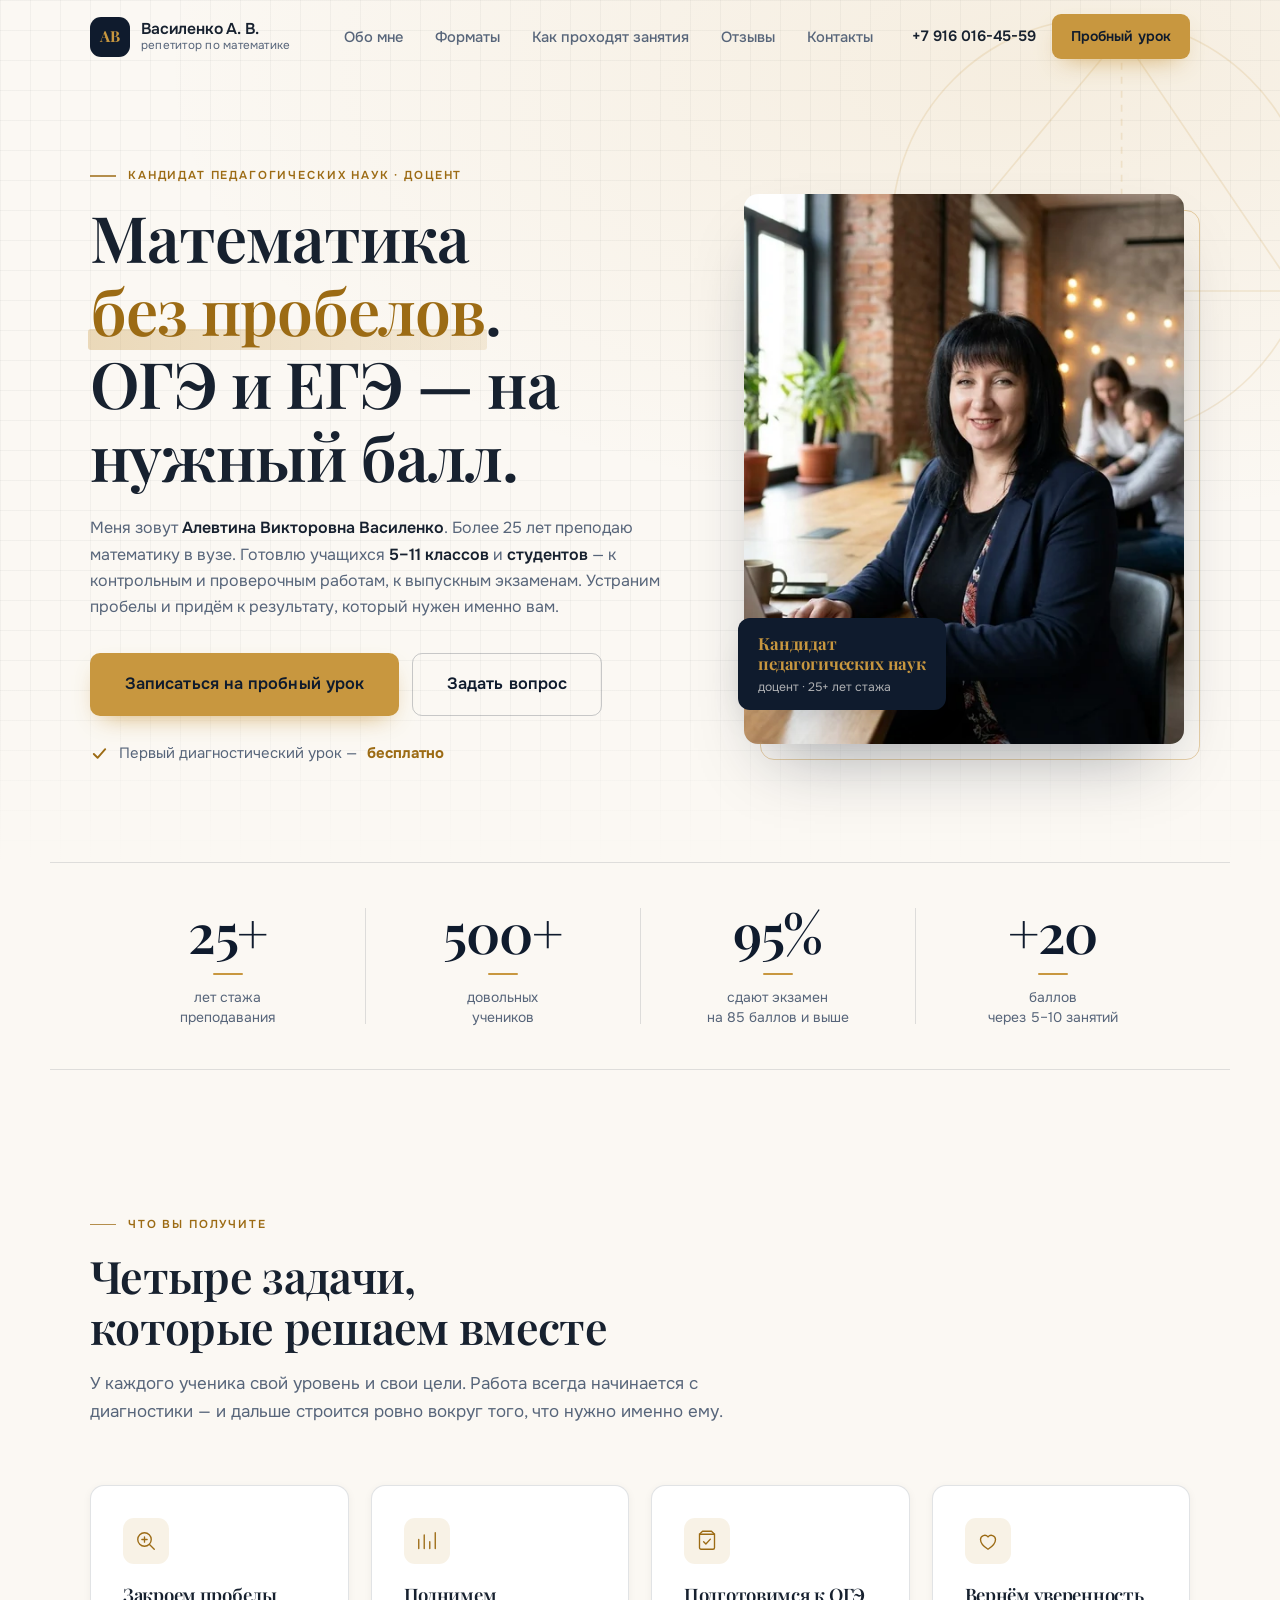
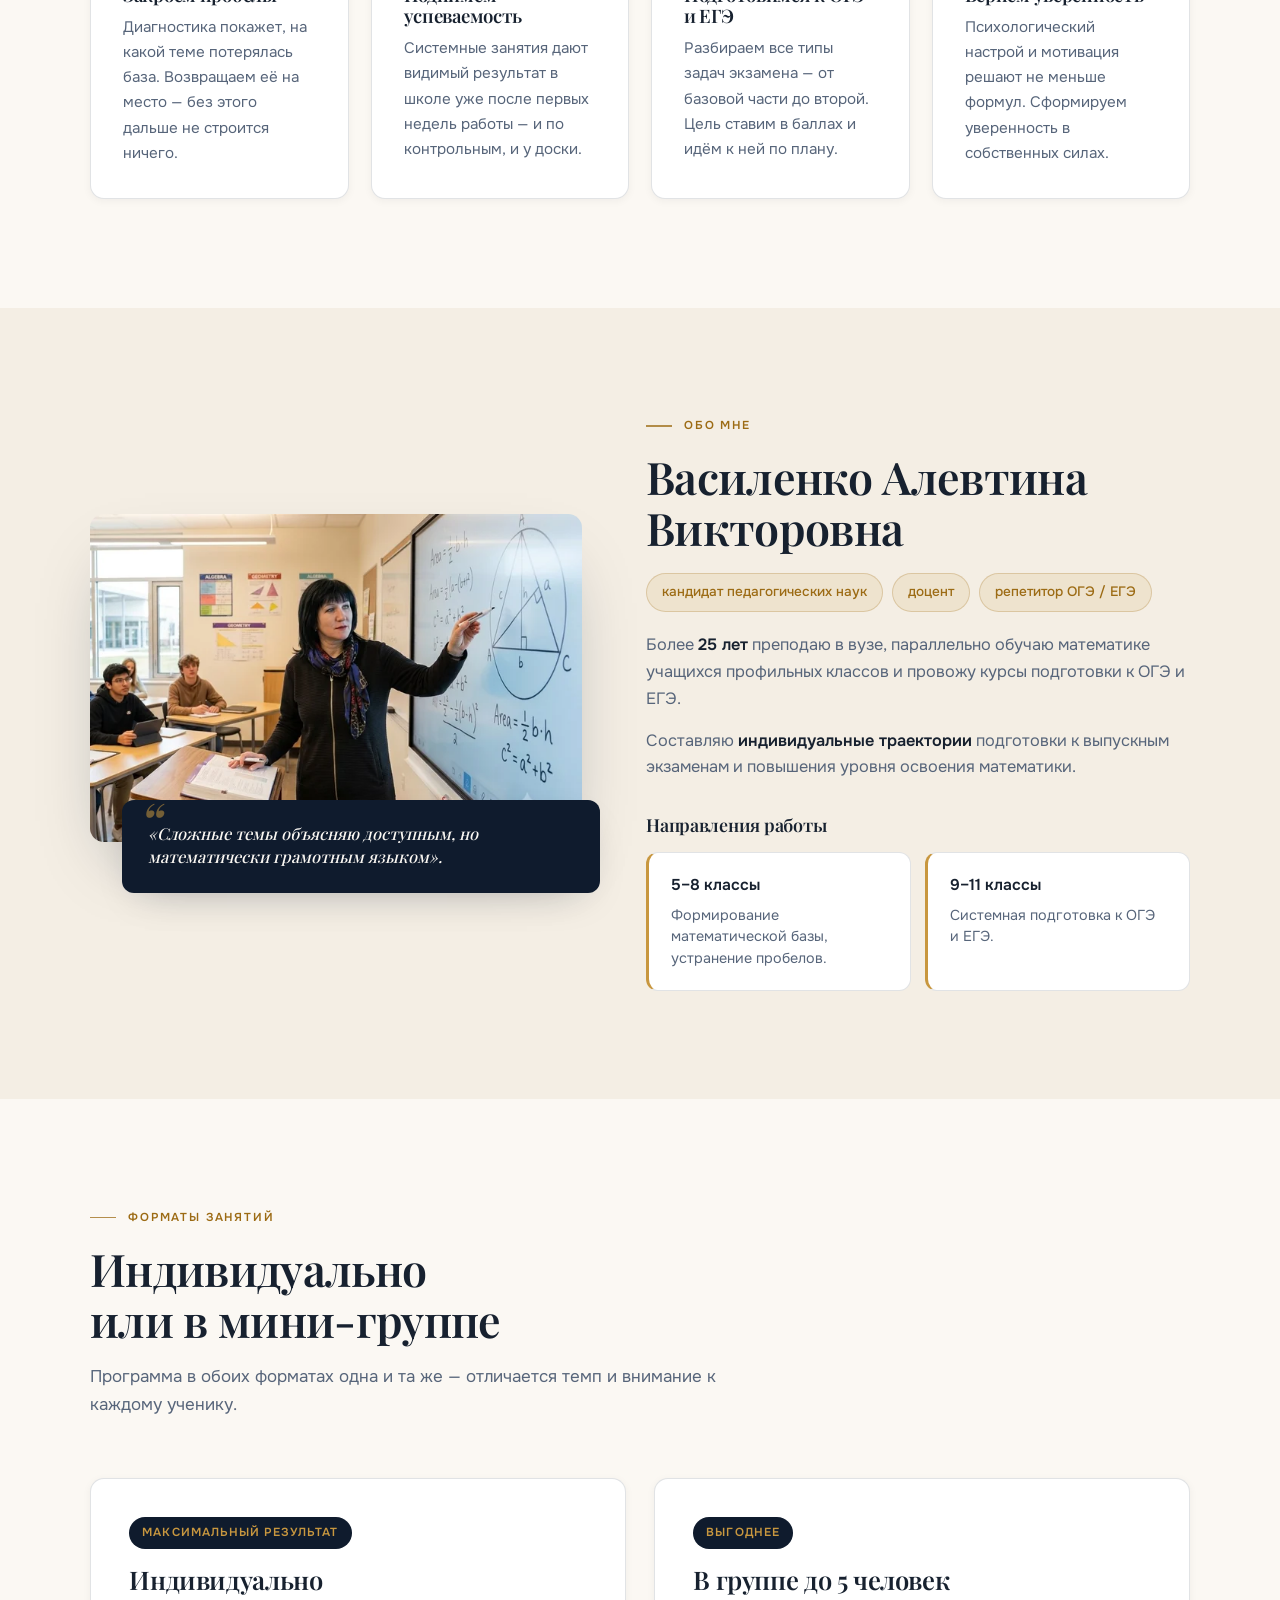
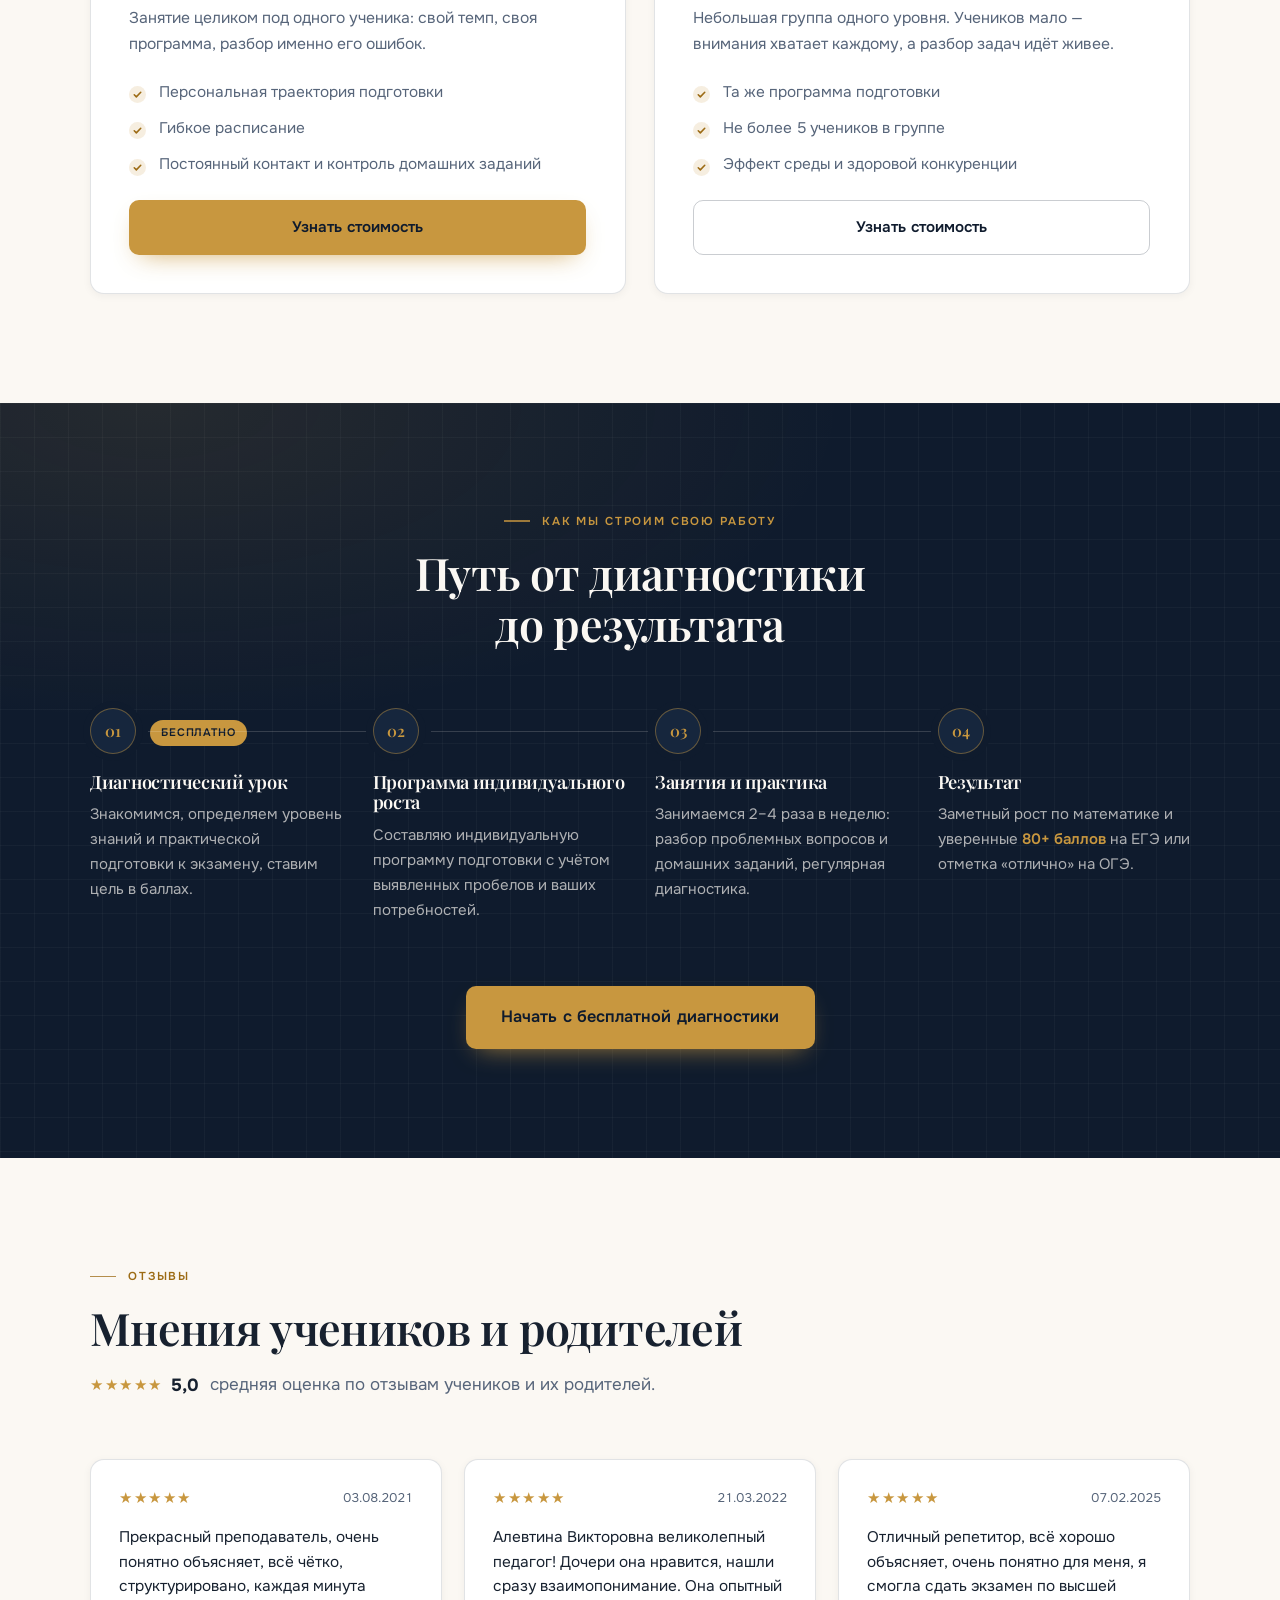
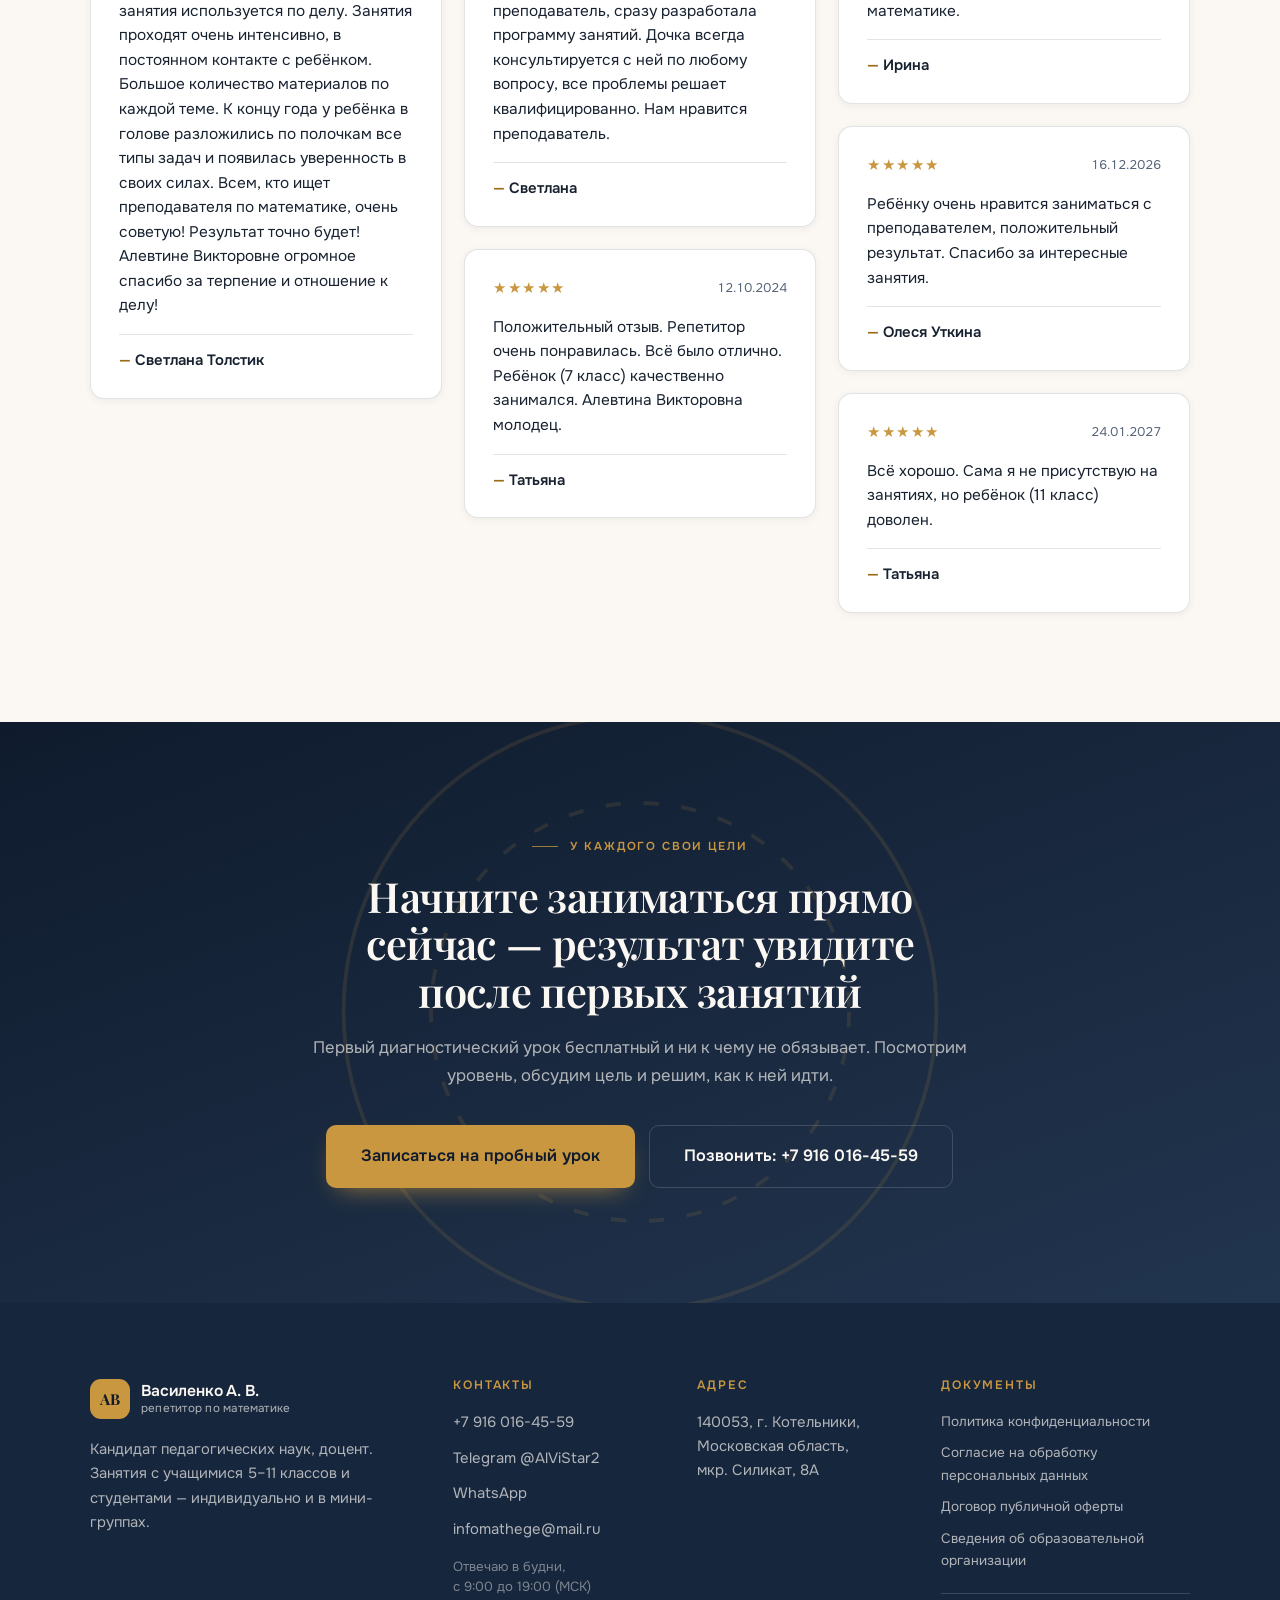
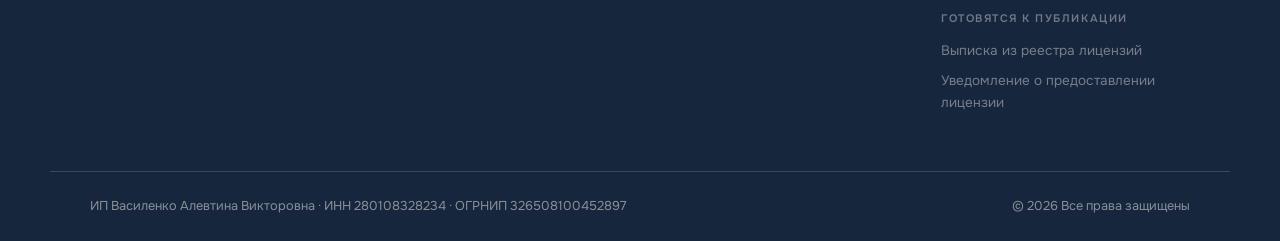
<file: index.html>
<!DOCTYPE html>
<html lang="ru">
<head>
<meta charset="utf-8">
<!-- Базовый адрес сайта. Когда заработает mathscoolstar.ru — заменить
     https://mathscoolstar.ru/ на https://mathscoolstar.ru/ здесь и в tools/build-docs.py -->
<meta name="viewport" content="width=device-width, initial-scale=1">
<title>Репетитор по математике Василенко А. В. — подготовка к ОГЭ и ЕГЭ, 5–11 класс</title>
<meta name="description" content="Василенко Алевтина Викторовна — кандидат педагогических наук, доцент, репетитор по математике. 25+ лет стажа. Занятия с учащимися 5–11 классов и студентами: контрольные, проверочные работы, подготовка к ОГЭ и ЕГЭ. Первый диагностический урок бесплатно.">
<meta name="theme-color" content="#0F1B2D">
<link rel="canonical" href="https://mathscoolstar.ru/">

<meta property="og:type" content="website">
<meta property="og:locale" content="ru_RU">
<meta property="og:url" content="https://mathscoolstar.ru/">
<meta property="og:site_name" content="Математика с Василенко А. В.">
<meta property="og:title" content="Репетитор по математике — подготовка к ОГЭ и ЕГЭ, 5–11 класс">
<meta property="og:description" content="Кандидат педагогических наук, доцент, 25+ лет стажа. Устраним пробелы и подготовим к экзамену на нужный балл. Первый урок — бесплатно.">
<meta property="og:image" content="https://mathscoolstar.ru/assets/img/og-cover.jpg">
<meta property="og:image:width" content="1200">
<meta property="og:image:height" content="630">
<meta name="twitter:card" content="summary_large_image">

<link rel="icon" href="assets/img/favicon.svg" type="image/svg+xml">
<link rel="apple-touch-icon" href="assets/img/favicon.svg">

<link rel="preload" href="assets/fonts/playfairdisplay-600-cyrillic.woff2" as="font" type="font/woff2" crossorigin>
<link rel="preload" href="assets/fonts/onest-400-cyrillic.woff2" as="font" type="font/woff2" crossorigin>
<link rel="stylesheet" href="assets/fonts.css">
<link rel="stylesheet" href="styles.css">
<script>document.documentElement.classList.add('js');</script>

<script type="application/ld+json">
{
  "@context": "https://schema.org",
  "@graph": [
    {
      "@type": "Person",
      "@id": "https://mathscoolstar.ru/#person",
      "name": "Василенко Алевтина Викторовна",
      "jobTitle": "Репетитор по математике, кандидат педагогических наук, доцент",
      "url": "https://mathscoolstar.ru/",
      "image": "https://mathscoolstar.ru/assets/img/hero-portrait.jpg",
      "telephone": "+79160164559",
      "email": "infomathege@mail.ru",
      "knowsAbout": ["Математика", "Подготовка к ОГЭ", "Подготовка к ЕГЭ", "Алгебра", "Геометрия"]
    },
    {
      "@type": ["LocalBusiness", "EducationalOrganization"],
      "@id": "https://mathscoolstar.ru/#business",
      "name": "Математика с Василенко А. В. — репетитор ОГЭ/ЕГЭ",
      "description": "Индивидуальные и групповые занятия по математике для учащихся 5–11 классов, подготовка к ОГЭ и ЕГЭ.",
      "url": "https://mathscoolstar.ru/",
      "telephone": "+79160164559",
      "email": "infomathege@mail.ru",
      "sameAs": ["https://t.me/AlViStar2"],
      "openingHoursSpecification": {
        "@type": "OpeningHoursSpecification",
        "dayOfWeek": ["Monday", "Tuesday", "Wednesday", "Thursday", "Friday"],
        "opens": "09:00",
        "closes": "19:00"
      },
      "image": "https://mathscoolstar.ru/assets/img/og-cover.jpg",
      "founder": { "@id": "https://mathscoolstar.ru/#person" },
      "priceRange": "$$",
      "address": {
        "@type": "PostalAddress",
        "postalCode": "140053",
        "addressLocality": "Котельники",
        "addressRegion": "Московская область",
        "streetAddress": "мкр. Силикат, 8А",
        "addressCountry": "RU"
      },
      "aggregateRating": {
        "@type": "AggregateRating",
        "ratingValue": "5",
        "bestRating": "5",
        "reviewCount": "6"
      },
      "review": [
        { "@type": "Review", "author": { "@type": "Person", "name": "Светлана Толстик" }, "datePublished": "2021-08-03", "reviewRating": { "@type": "Rating", "ratingValue": "5" }, "reviewBody": "Прекрасный преподаватель, очень понятно объясняет, всё чётко, структурировано, каждая минута занятия используется по делу." },
        { "@type": "Review", "author": { "@type": "Person", "name": "Светлана" }, "datePublished": "2022-03-21", "reviewRating": { "@type": "Rating", "ratingValue": "5" }, "reviewBody": "Алевтина Викторовна великолепный педагог! Дочери она нравится, нашли сразу взаимопонимание." },
        { "@type": "Review", "author": { "@type": "Person", "name": "Татьяна" }, "datePublished": "2024-10-12", "reviewRating": { "@type": "Rating", "ratingValue": "5" }, "reviewBody": "Репетитор очень понравилась. Всё было отлично. Ребёнок (7 класс) качественно занимался." },
        { "@type": "Review", "author": { "@type": "Person", "name": "Ирина" }, "datePublished": "2025-02-07", "reviewRating": { "@type": "Rating", "ratingValue": "5" }, "reviewBody": "Отличный репетитор, всё хорошо объясняет, очень понятно для меня, я смогла сдать экзамен по высшей математике." }
      ]
    }
  ]
}
</script>
</head>

<body>
<a class="skip-link" href="#main">Перейти к содержанию</a>

<!-- ══════════════ ШАПКА ══════════════ -->
<header class="site-header" id="siteHeader">
  <div class="wrap header__inner">
    <a class="brand" href="#hero" aria-label="На главную">
      <span class="brand__mark" aria-hidden="true">АВ</span>
      <span class="brand__text">
        <b>Василенко А.&nbsp;В.</b>
        <i>репетитор по математике</i>
      </span>
    </a>

    <nav class="nav" id="nav" aria-label="Основная навигация">
      <a href="#about">Обо мне</a>
      <a href="#formats">Форматы</a>
      <a href="#process">Как проходят занятия</a>
      <a href="#reviews">Отзывы</a>
      <a href="#contacts">Контакты</a>
    </nav>

    <div class="header__cta">
      <a class="tel-link" href="tel:+79160164559">+7&nbsp;916&nbsp;016-45-59</a>
      <button class="btn btn--gold btn--sm" data-open-dialog="trial">Пробный урок</button>
    </div>

    <button class="burger" id="burger" aria-label="Меню" aria-expanded="false" aria-controls="nav">
      <span></span><span></span><span></span>
    </button>
  </div>
</header>

<main id="main">

<!-- ══════════════ ГЕРОЙ ══════════════ -->
<section class="hero" id="hero">
  <div class="hero__deco" aria-hidden="true">
    <svg viewBox="0 0 400 400" fill="none">
      <circle cx="200" cy="200" r="150" stroke="currentColor" stroke-width="1.2"/>
      <path d="M62 245 L338 245 L214 62 Z" stroke="currentColor" stroke-width="1.2"/>
      <path d="M214 62 L214 245" stroke="currentColor" stroke-width="1.2" stroke-dasharray="5 5"/>
      <path d="M214 231 L228 231 L228 245" stroke="currentColor" stroke-width="1.2"/>
    </svg>
  </div>

  <div class="wrap hero__grid">
    <div class="hero__body">
      <p class="eyebrow" data-reveal>Кандидат педагогических наук&nbsp;· доцент</p>

      <h1 class="hero__title" data-reveal style="--d:.06s">
        Математика <span class="mark">без пробелов</span>.<br>
        ОГЭ и ЕГЭ — на нужный балл.
      </h1>

      <p class="hero__lead" data-reveal style="--d:.12s">
        Меня зовут <b>Алевтина Викторовна Василенко</b>. Более 25 лет преподаю математику в вузе.
        Готовлю учащихся <b>5–11 классов</b> и <b>студентов</b> — к контрольным и проверочным
        работам, к выпускным экзаменам. Устраним пробелы и придём к результату,
        который нужен именно вам.
      </p>

      <div class="hero__actions" data-reveal style="--d:.18s">
        <button class="btn btn--gold btn--lg" data-open-dialog="trial">Записаться на пробный урок</button>
        <button class="btn btn--ghost btn--lg" data-open-dialog="question">Задать вопрос</button>
      </div>

      <p class="hero__note" data-reveal style="--d:.24s">
        <svg class="ico" viewBox="0 0 20 20" aria-hidden="true"><path d="M4 10.5l4 4 8-9" stroke="currentColor" stroke-width="2" fill="none" stroke-linecap="round" stroke-linejoin="round"/></svg>
        Первый диагностический урок — <b>бесплатно</b>
      </p>
    </div>

    <div class="hero__figure" data-reveal style="--d:.1s">
      <div class="portrait">
        <picture>
          <source type="image/webp" srcset="assets/img/hero-portrait-sm.webp 492w, assets/img/hero-portrait.webp 819w" sizes="(max-width:900px) 88vw, 440px">
          <img src="assets/img/hero-portrait.jpg"
               srcset="assets/img/hero-portrait-sm.jpg 492w, assets/img/hero-portrait.jpg 819w"
               sizes="(max-width:900px) 88vw, 440px"
               width="819" height="1024" fetchpriority="high"
               alt="Василенко Алевтина Викторовна, репетитор по математике, за рабочим столом">
        </picture>
        <div class="portrait__badge">
          <b>Кандидат<br>педагогических&nbsp;наук</b>
          <span>доцент · 25+ лет стажа</span>
        </div>
      </div>
    </div>
  </div>
</section>

<!-- ══════════════ ЦИФРЫ ══════════════ -->
<section class="stats" aria-label="Результаты работы">
  <div class="wrap stats__grid">
    <div class="stat" data-reveal>
      <b class="stat__num" data-count="25" data-suffix="+">25+</b>
      <span class="stat__label">лет стажа<br>преподавания</span>
    </div>
    <div class="stat" data-reveal style="--d:.06s">
      <b class="stat__num" data-count="500" data-suffix="+">500+</b>
      <span class="stat__label">довольных<br>учеников</span>
    </div>
    <div class="stat" data-reveal style="--d:.12s">
      <b class="stat__num" data-count="95" data-suffix="%">95%</b>
      <span class="stat__label">сдают экзамен<br>на 85 баллов и выше</span>
    </div>
    <div class="stat" data-reveal style="--d:.18s">
      <b class="stat__num" data-count="20" data-prefix="+">+20</b>
      <span class="stat__label">баллов<br>через 5–10 занятий</span>
    </div>
  </div>
</section>

<!-- ══════════════ ЧТО РЕШАЕМ ══════════════ -->
<section class="section" id="benefits">
  <div class="wrap">
    <header class="section__head">
      <p class="eyebrow" data-reveal>Что вы получите</p>
      <h2 class="section__title" data-reveal style="--d:.06s">Четыре задачи, которые решаем вместе</h2>
      <p class="section__lead" data-reveal style="--d:.12s">
        У каждого ученика свой уровень и свои цели. Работа всегда начинается с диагностики —
        и дальше строится ровно вокруг того, что нужно именно ему.
      </p>
    </header>

    <div class="cards cards--4">
      <article class="card" data-reveal>
        <div class="card__ico" aria-hidden="true">
          <svg viewBox="0 0 32 32" fill="none"><circle cx="14" cy="14" r="9" stroke="currentColor" stroke-width="1.8"/><path d="M21 21l6 6" stroke="currentColor" stroke-width="1.8" stroke-linecap="round"/><path d="M10.5 14h7M14 10.5v7" stroke="currentColor" stroke-width="1.8" stroke-linecap="round"/></svg>
        </div>
        <h3>Закроем пробелы</h3>
        <p>Диагностика покажет, на какой теме потерялась база. Возвращаем её на место — без этого дальше не строится ничего.</p>
      </article>

      <article class="card" data-reveal style="--d:.06s">
        <div class="card__ico" aria-hidden="true">
          <svg viewBox="0 0 32 32" fill="none"><path d="M5 26V14M12.3 26V8M19.7 26V17M27 26V5" stroke="currentColor" stroke-width="1.8" stroke-linecap="round"/></svg>
        </div>
        <h3>Поднимем успеваемость</h3>
        <p>Системные занятия дают видимый результат в школе уже после первых недель работы — и по контрольным, и у доски.</p>
      </article>

      <article class="card" data-reveal style="--d:.12s">
        <div class="card__ico" aria-hidden="true">
          <svg viewBox="0 0 32 32" fill="none"><path d="M6 7h20v18a2 2 0 01-2 2H8a2 2 0 01-2-2V7z" stroke="currentColor" stroke-width="1.8"/><path d="M6 7l4-4h12l4 4" stroke="currentColor" stroke-width="1.8" stroke-linejoin="round"/><path d="M11.5 17l3 3 6-6.5" stroke="currentColor" stroke-width="1.8" stroke-linecap="round" stroke-linejoin="round"/></svg>
        </div>
        <h3>Подготовимся к ОГЭ и ЕГЭ</h3>
        <p>Разбираем все типы задач экзамена — от базовой части до второй. Цель ставим в баллах и идём к ней по плану.</p>
      </article>

      <article class="card" data-reveal style="--d:.18s">
        <div class="card__ico" aria-hidden="true">
          <svg viewBox="0 0 32 32" fill="none"><path d="M16 27s-10-6.2-10-13a5.6 5.6 0 0110-3.4A5.6 5.6 0 0126 14c0 6.8-10 13-10 13z" stroke="currentColor" stroke-width="1.8" stroke-linejoin="round"/></svg>
        </div>
        <h3>Вернём уверенность</h3>
        <p>Психологический настрой и мотивация решают не меньше формул. Сформируем уверенность в собственных силах.</p>
      </article>
    </div>
  </div>
</section>

<!-- ══════════════ ОБО МНЕ ══════════════ -->
<section class="section section--paper" id="about">
  <div class="wrap about__grid">
    <div class="about__media" data-reveal>
      <picture>
        <source type="image/webp" srcset="assets/img/about-classroom-sm.webp 647w, assets/img/about-classroom.webp 1078w" sizes="(max-width:900px) 92vw, 520px">
        <img src="assets/img/about-classroom.jpg"
             srcset="assets/img/about-classroom-sm.jpg 647w, assets/img/about-classroom.jpg 1078w"
             sizes="(max-width:900px) 92vw, 520px"
             width="1078" height="719" loading="lazy" decoding="async"
             alt="Алевтина Викторовна объясняет геометрию у доски перед классом">
      </picture>
      <blockquote class="about__quote">
        «Сложные темы объясняю доступным, но математически грамотным языком».
      </blockquote>
    </div>

    <div class="about__body">
      <p class="eyebrow" data-reveal>Обо мне</p>
      <h2 class="section__title" data-reveal style="--d:.06s">Василенко Алевтина Викторовна</h2>

      <ul class="chips" data-reveal style="--d:.1s">
        <li>кандидат педагогических наук</li>
        <li>доцент</li>
        <li>репетитор ОГЭ / ЕГЭ</li>
      </ul>

      <div class="prose" data-reveal style="--d:.14s">
        <p>Более <b>25 лет</b> преподаю в вузе, параллельно обучаю математике учащихся
          профильных классов и провожу курсы подготовки к ОГЭ и ЕГЭ.</p>
        <p>Составляю <b>индивидуальные траектории</b> подготовки к выпускным экзаменам
          и повышения уровня освоения математики.</p>
      </div>

      <h3 class="mini-title" data-reveal style="--d:.18s">Направления работы</h3>
      <div class="tracks">
        <div class="track" data-reveal style="--d:.2s">
          <b class="track__grade">5–8 классы</b>
          <p>Формирование математической базы, устранение пробелов.</p>
        </div>
        <div class="track" data-reveal style="--d:.26s">
          <b class="track__grade">9–11 классы</b>
          <p>Системная подготовка к ОГЭ и ЕГЭ.</p>
        </div>
      </div>
    </div>
  </div>
</section>

<!-- ══════════════ ФОРМАТЫ ══════════════ -->
<section class="section" id="formats">
  <div class="wrap">
    <header class="section__head">
      <p class="eyebrow" data-reveal>Форматы занятий</p>
      <h2 class="section__title" data-reveal style="--d:.06s">Индивидуально или в мини-группе</h2>
      <p class="section__lead" data-reveal style="--d:.12s">
        Программа в обоих форматах одна и та же — отличается темп и внимание к каждому ученику.
      </p>
    </header>

    <div class="cards cards--2">
      <article class="format" data-reveal>
        <span class="format__tag">Максимальный результат</span>
        <h3>Индивидуально</h3>
        <p>Занятие целиком под одного ученика: свой темп, своя программа, разбор именно его ошибок.</p>
        <ul class="ticks">
          <li>Персональная траектория подготовки</li>
          <li>Гибкое расписание</li>
          <li>Постоянный контакт и контроль домашних заданий</li>
        </ul>
        <button class="btn btn--gold btn--full" data-open-dialog="individual">Узнать стоимость</button>
      </article>

      <article class="format" data-reveal style="--d:.08s">
        <span class="format__tag">Выгоднее</span>
        <h3>В группе до 5 человек</h3>
        <p>Небольшая группа одного уровня. Учеников мало — внимания хватает каждому, а разбор задач идёт живее.</p>
        <ul class="ticks">
          <li>Та же программа подготовки</li>
          <li>Не более 5 учеников в группе</li>
          <li>Эффект среды и здоровой конкуренции</li>
        </ul>
        <button class="btn btn--ghost btn--full" data-open-dialog="group">Узнать стоимость</button>
      </article>
    </div>
  </div>
</section>

<!-- ══════════════ КАК ПРОХОДЯТ ЗАНЯТИЯ ══════════════ -->
<section class="section section--ink" id="process">
  <div class="wrap">
    <header class="section__head section__head--center">
      <p class="eyebrow" data-reveal>Как мы строим свою работу</p>
      <h2 class="section__title" data-reveal style="--d:.06s">Путь от диагностики до результата</h2>
    </header>

    <ol class="steps">
      <li class="step" data-reveal>
        <span class="step__num">01</span>
        <span class="step__free">бесплатно</span>
        <h3>Диагностический урок</h3>
        <p>Знакомимся, определяем уровень знаний и практической подготовки к экзамену, ставим цель в баллах.</p>
      </li>
      <li class="step" data-reveal style="--d:.08s">
        <span class="step__num">02</span>
        <h3>Программа индивидуального роста</h3>
        <p>Составляю индивидуальную программу подготовки с учётом выявленных пробелов и ваших потребностей.</p>
      </li>
      <li class="step" data-reveal style="--d:.16s">
        <span class="step__num">03</span>
        <h3>Занятия и практика</h3>
        <p>Занимаемся 2–4 раза в неделю: разбор проблемных вопросов и домашних заданий, регулярная диагностика.</p>
      </li>
      <li class="step" data-reveal style="--d:.24s">
        <span class="step__num">04</span>
        <h3>Результат</h3>
        <p>Заметный рост по математике и уверенные <b>80+ баллов</b> на ЕГЭ или отметка «отлично» на ОГЭ.</p>
      </li>
    </ol>

    <div class="process__cta" data-reveal>
      <button class="btn btn--gold btn--lg" data-open-dialog="trial">Начать с бесплатной диагностики</button>
    </div>
  </div>
</section>

<!-- ══════════════ ОТЗЫВЫ ══════════════ -->
<section class="section" id="reviews">
  <div class="wrap">
    <header class="section__head">
      <p class="eyebrow" data-reveal>Отзывы</p>
      <h2 class="section__title" data-reveal style="--d:.06s">Мнения учеников и родителей</h2>
      <p class="section__lead" data-reveal style="--d:.12s">
        <span class="rating"><span class="stars" aria-hidden="true">★★★★★</span> <b>5,0</b></span>
        средняя оценка по&nbsp;отзывам учеников и&nbsp;их&nbsp;родителей.
      </p>
    </header>

    <!-- Чтобы добавить новый отзыв — скопируйте один блок <figure class="review"> и замените текст, имя и дату. -->
    <div class="reviews">
      <figure class="review" data-reveal>
        <div class="review__top"><span class="stars" aria-label="Оценка 5 из 5">★★★★★</span><time datetime="2021-08-03">03.08.2021</time></div>
        <blockquote>Прекрасный преподаватель, очень понятно объясняет, всё чётко, структурировано, каждая минута занятия используется по делу. Занятия проходят очень интенсивно, в постоянном контакте с ребёнком. Большое количество материалов по каждой теме. К концу года у ребёнка в голове разложились по полочкам все типы задач и появилась уверенность в своих силах. Всем, кто ищет преподавателя по математике, очень советую! Результат точно будет! Алевтине Викторовне огромное спасибо за терпение и отношение к делу!</blockquote>
        <figcaption>Светлана Толстик</figcaption>
      </figure>

      <figure class="review" data-reveal style="--d:.06s">
        <div class="review__top"><span class="stars" aria-label="Оценка 5 из 5">★★★★★</span><time datetime="2022-03-21">21.03.2022</time></div>
        <blockquote>Алевтина Викторовна великолепный педагог! Дочери она нравится, нашли сразу взаимопонимание. Она опытный преподаватель, сразу разработала программу занятий. Дочка всегда консультируется с ней по любому вопросу, все проблемы решает квалифицированно. Нам нравится преподаватель.</blockquote>
        <figcaption>Светлана</figcaption>
      </figure>

      <figure class="review" data-reveal style="--d:.12s">
        <div class="review__top"><span class="stars" aria-label="Оценка 5 из 5">★★★★★</span><time datetime="2024-10-12">12.10.2024</time></div>
        <blockquote>Положительный отзыв. Репетитор очень понравилась. Всё было отлично. Ребёнок (7 класс) качественно занимался. Алевтина Викторовна молодец.</blockquote>
        <figcaption>Татьяна</figcaption>
      </figure>

      <figure class="review" data-reveal style="--d:.06s">
        <div class="review__top"><span class="stars" aria-label="Оценка 5 из 5">★★★★★</span><time datetime="2025-02-07">07.02.2025</time></div>
        <blockquote>Отличный репетитор, всё хорошо объясняет, очень понятно для меня, я смогла сдать экзамен по высшей математике.</blockquote>
        <figcaption>Ирина</figcaption>
      </figure>

      <figure class="review" data-reveal style="--d:.12s">
        <div class="review__top"><span class="stars" aria-label="Оценка 5 из 5">★★★★★</span><time datetime="2026-12-16">16.12.2026</time></div>
        <blockquote>Ребёнку очень нравится заниматься с преподавателем, положительный результат. Спасибо за интересные занятия.</blockquote>
        <figcaption>Олеся Уткина</figcaption>
      </figure>

      <figure class="review" data-reveal style="--d:.18s">
        <div class="review__top"><span class="stars" aria-label="Оценка 5 из 5">★★★★★</span><time datetime="2027-01-24">24.01.2027</time></div>
        <blockquote>Всё хорошо. Сама я не присутствую на занятиях, но ребёнок (11 класс) доволен.</blockquote>
        <figcaption>Татьяна</figcaption>
      </figure>
    </div>
  </div>
</section>

<!-- ══════════════ ФИНАЛЬНЫЙ ПРИЗЫВ ══════════════ -->
<section class="finale">
  <div class="wrap finale__inner">
    <div class="finale__deco" aria-hidden="true">
      <svg viewBox="0 0 200 200" fill="none">
        <circle cx="100" cy="100" r="78" stroke="currentColor" stroke-width="1"/>
        <circle cx="100" cy="100" r="55" stroke="currentColor" stroke-width="1" stroke-dasharray="4 6"/>
      </svg>
    </div>
    <p class="eyebrow" data-reveal>У каждого свои цели</p>
    <h2 data-reveal style="--d:.06s">Начните заниматься прямо сейчас — результат увидите после первых занятий</h2>
    <p class="finale__lead" data-reveal style="--d:.12s">
      Первый диагностический урок бесплатный и ни к чему не обязывает.
      Посмотрим уровень, обсудим цель и решим, как к ней идти.
    </p>
    <div class="finale__actions" data-reveal style="--d:.18s">
      <button class="btn btn--gold btn--lg" data-open-dialog="trial">Записаться на пробный урок</button>
      <a class="btn btn--ghost-light btn--lg" href="tel:+79160164559">Позвонить: +7&nbsp;916&nbsp;016-45-59</a>
    </div>
  </div>
</section>

</main>

<!-- ══════════════ ПОДВАЛ ══════════════ -->
<footer class="site-footer" id="contacts">
  <div class="wrap footer__grid">
    <div class="footer__col footer__col--brand">
      <a class="brand brand--footer" href="#hero">
        <span class="brand__mark" aria-hidden="true">АВ</span>
        <span class="brand__text"><b>Василенко А.&nbsp;В.</b><i>репетитор по математике</i></span>
      </a>
      <p class="footer__about">
        Кандидат педагогических наук, доцент. Занятия с учащимися 5–11 классов
        и студентами — индивидуально и в мини-группах.
      </p>
    </div>

    <div class="footer__col">
      <h3>Контакты</h3>
      <ul class="footer__list">
        <li><a href="tel:+79160164559">+7&nbsp;916&nbsp;016-45-59</a></li>
        <li><a href="https://t.me/AlViStar2" target="_blank" rel="noopener">Telegram&nbsp;@AlViStar2</a></li>
        <li><a href="https://wa.me/79160164559" target="_blank" rel="noopener">WhatsApp</a></li>
        <li><a href="mailto:infomathege@mail.ru">infomathege@mail.ru</a></li>
        <li class="footer__hours">Отвечаю в будни,<br>с 9:00 до 19:00 (МСК)</li>
      </ul>
    </div>

    <div class="footer__col">
      <h3>Адрес</h3>
      <address class="footer__addr">
        <a href="https://yandex.ru/maps/?text=Котельники, микрорайон Силикат, 8А" target="_blank" rel="noopener">
          140053, г. Котельники,<br>Московская область,<br>мкр. Силикат, 8А
        </a>
      </address>
    </div>

    <div class="footer__col">
      <h3>Документы</h3>
      <!-- Страницы документов собираются из .docx: python3 tools/build-docs.py -->
      <ul class="footer__list footer__list--docs">
        <li><a href="docs/oferta.html">Политика конфиденциальности</a></li>
        <li><a href="docs/soglasie.html">Согласие на обработку персональных данных</a></li>
        <li><a href="docs/oferta.html">Договор публичной оферты</a></li>
        <li><a href="docs/svedeniya.html">Сведения об образовательной организации</a></li>
      </ul>

      <p class="footer__sublabel">Готовятся к публикации</p>
      <ul class="footer__list footer__list--pending">
        <li>Выписка из реестра лицензий</li>
        <li>Уведомление о предоставлении лицензии</li>
      </ul>
    </div>
  </div>

  <div class="wrap footer__legal">
    <p>ИП Василенко Алевтина Викторовна · ИНН 280108328234 · ОГРНИП 326508100452897</p>
    <p>© <span id="year">2026</span> Все права защищены</p>
  </div>
</footer>

<!-- ══════════════ ЛИПКАЯ КНОПКА (МОБИЛЬНАЯ) ══════════════ -->
<div class="mobile-bar" id="mobileBar">
  <a class="mobile-bar__call" href="tel:+79160164559" aria-label="Позвонить">
    <svg viewBox="0 0 24 24" fill="none" aria-hidden="true"><path d="M6.5 3h3l1.5 4-2 1.5a12 12 0 006.5 6.5L17 13l4 1.5v3a2 2 0 01-2.2 2A16.5 16.5 0 014.5 5.2 2 2 0 016.5 3z" stroke="currentColor" stroke-width="1.7" stroke-linejoin="round"/></svg>
  </a>
  <button class="btn btn--gold btn--full" data-open-dialog="trial">Записаться на пробный урок</button>
</div>

<!-- ══════════════ МОДАЛКА КОНТАКТОВ ══════════════ -->
<dialog class="dialog" id="contactDialog" aria-labelledby="dialogTitle">
  <button class="dialog__close" data-close-dialog aria-label="Закрыть">
    <svg viewBox="0 0 24 24" fill="none" aria-hidden="true"><path d="M6 6l12 12M18 6L6 18" stroke="currentColor" stroke-width="1.8" stroke-linecap="round"/></svg>
  </button>

  <p class="eyebrow">Свяжитесь со мной</p>
  <h2 class="dialog__title" id="dialogTitle">Как вам удобнее?</h2>
  <p class="dialog__lead" id="dialogLead">Напишите или позвоните — отвечу и подберём время бесплатного диагностического урока.</p>

  <div class="dialog__options">
    <a class="opt opt--wa" id="optWhatsapp" href="https://wa.me/79160164559?text=Здравствуйте! Хочу записаться на пробный урок по математике." target="_blank" rel="noopener">
      <span class="opt__ico" aria-hidden="true">
        <svg viewBox="0 0 24 24" fill="currentColor"><path d="M12 2a10 10 0 00-8.6 15L2 22l5.2-1.4A10 10 0 1012 2zm0 1.8a8.2 8.2 0 11-4.2 15.2l-.3-.2-3 .8.8-2.9-.2-.3A8.2 8.2 0 0112 3.8zm-3.6 4c-.2 0-.5 0-.7.4-.3.4-.9 1-.9 2.3 0 1.4 1 2.7 1.1 2.9.1.2 1.9 3 4.7 4.1 2.3.9 2.8.7 3.3.7.5-.1 1.6-.7 1.9-1.3.2-.7.2-1.2.2-1.3-.1-.1-.3-.2-.6-.3l-2-1c-.3-.1-.5-.1-.7.1l-.9 1.2c-.2.2-.4.2-.6.1-.3-.1-1.2-.5-2.3-1.4-.9-.8-1.4-1.7-1.6-2-.2-.3 0-.5.1-.6l.5-.6c.1-.2.2-.3.3-.5v-.5l-.9-2.1c-.2-.5-.4-.4-.6-.4h-.3z"/></svg>
      </span>
      <span class="opt__text"><b>WhatsApp</b><i>Написать в мессенджер</i></span>
      <span class="opt__arrow" aria-hidden="true">→</span>
    </a>

    <a class="opt opt--tg" id="optTelegram" href="https://t.me/AlViStar2" target="_blank" rel="noopener">
      <span class="opt__ico" aria-hidden="true">
        <svg viewBox="0 0 24 24" fill="currentColor"><path d="M21.9 4.3l-3 14.2c-.2 1-.8 1.3-1.7.8l-4.6-3.4-2.2 2.1c-.3.3-.5.5-1 .5l.3-4.7 8.5-7.7c.4-.3-.1-.5-.6-.2L6.1 12.6l-4.5-1.4c-1-.3-1-1 .2-1.4l17.6-6.8c.8-.3 1.5.2 1.2 1.3z"/></svg>
      </span>
      <span class="opt__text"><b>Telegram</b><i>@AlViStar2</i></span>
      <span class="opt__arrow" aria-hidden="true">→</span>
    </a>

    <a class="opt opt--tel" href="tel:+79160164559">
      <span class="opt__ico" aria-hidden="true">
        <svg viewBox="0 0 24 24" fill="none"><path d="M6.5 3h3l1.5 4-2 1.5a12 12 0 006.5 6.5L17 13l4 1.5v3a2 2 0 01-2.2 2A16.5 16.5 0 014.5 5.2 2 2 0 016.5 3z" stroke="currentColor" stroke-width="1.7" stroke-linejoin="round"/></svg>
      </span>
      <span class="opt__text"><b>+7 916 016-45-59</b><i>Позвонить напрямую</i></span>
      <span class="opt__arrow" aria-hidden="true">→</span>
    </a>
  </div>

  <p class="dialog__foot">Первый диагностический урок — бесплатно и без обязательств.<br>
    Почта для документов и заявок: <a href="mailto:infomathege@mail.ru">infomathege@mail.ru</a></p>
</dialog>

<script src="script.js" defer></script>
</body>
</html>
</file>
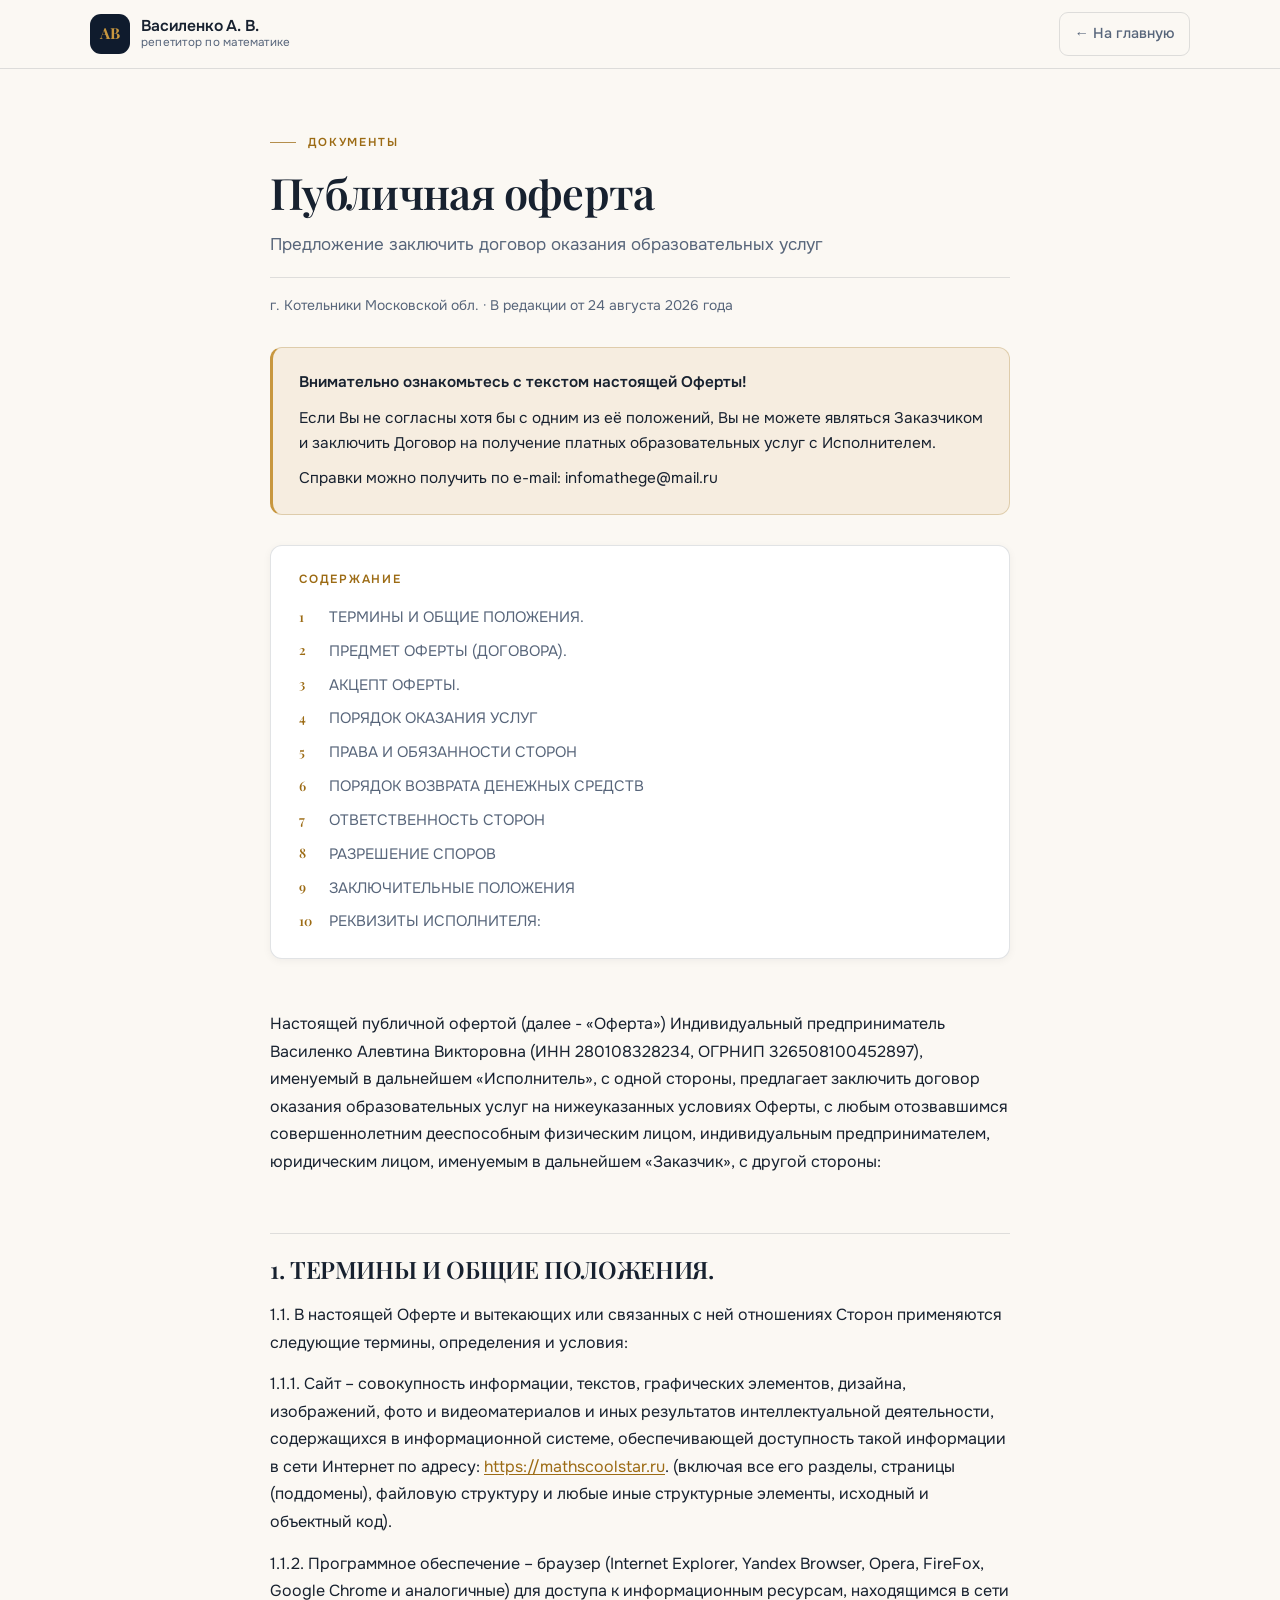
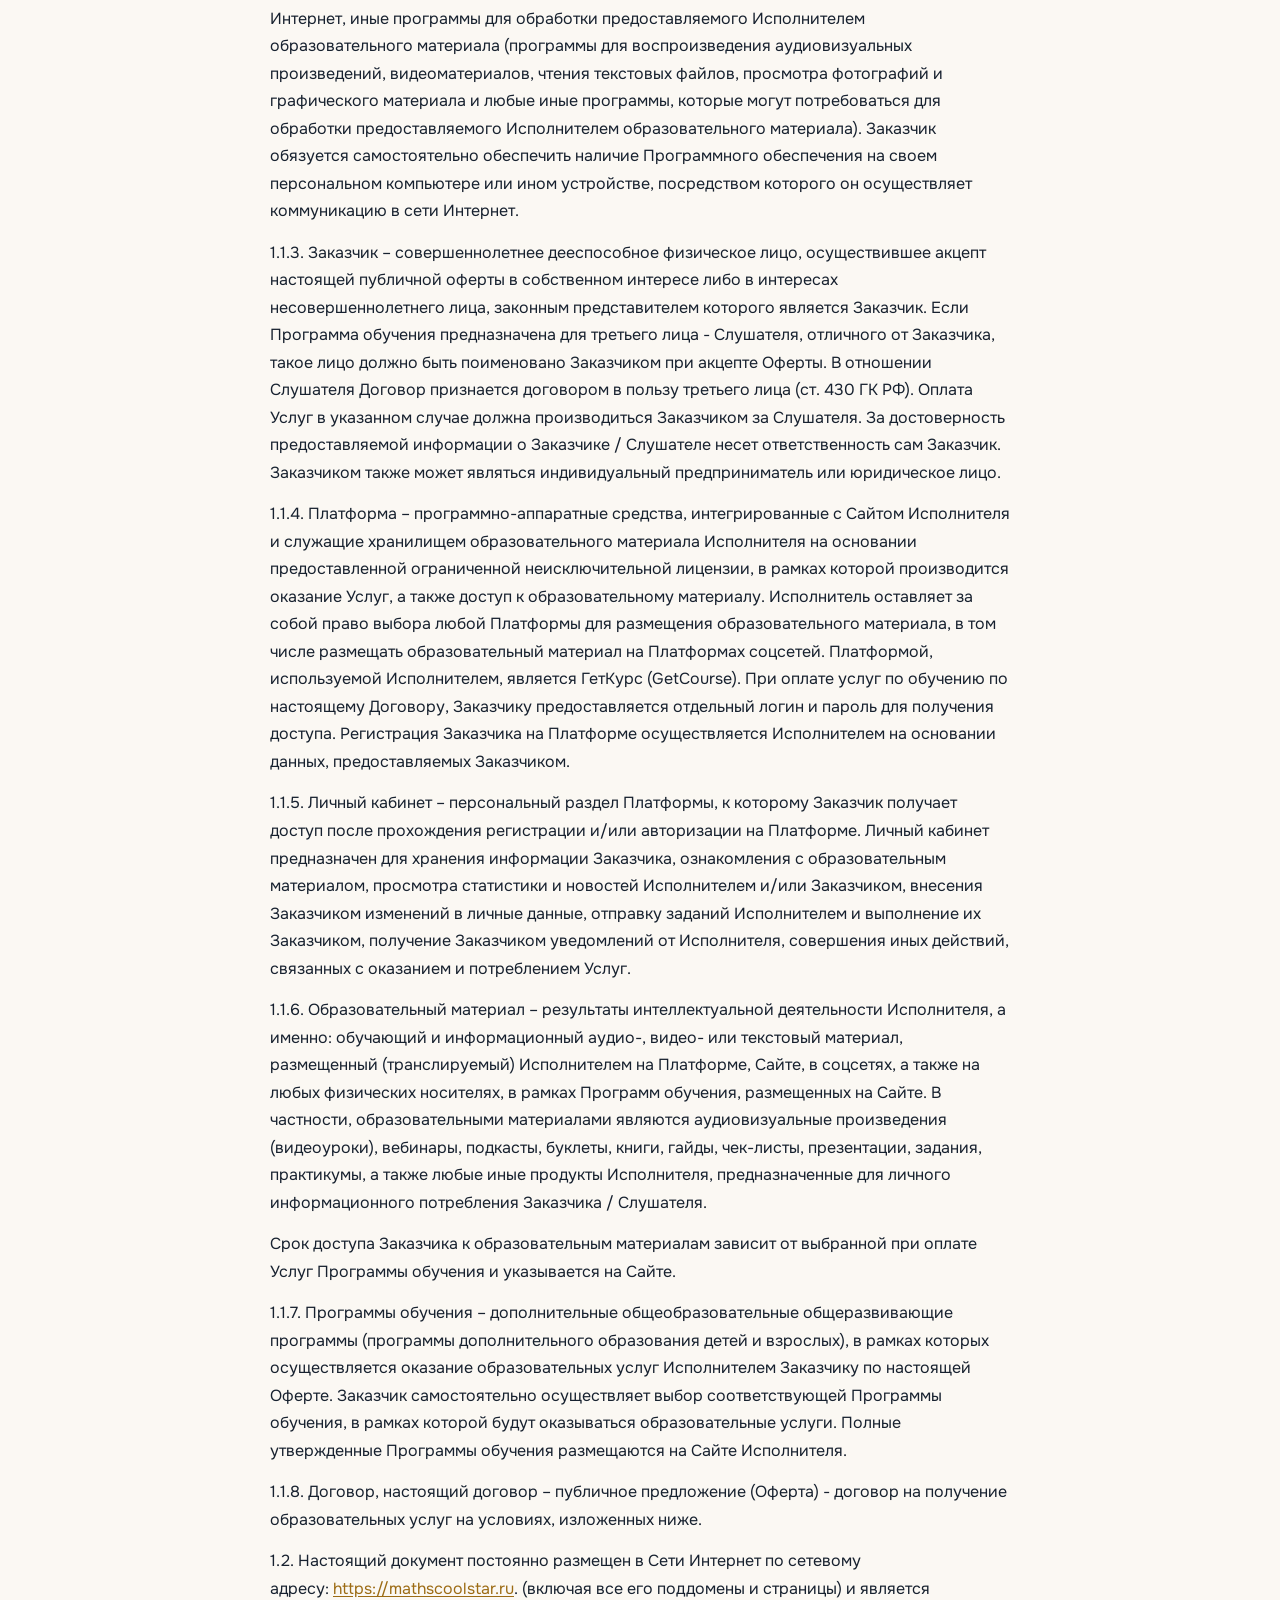
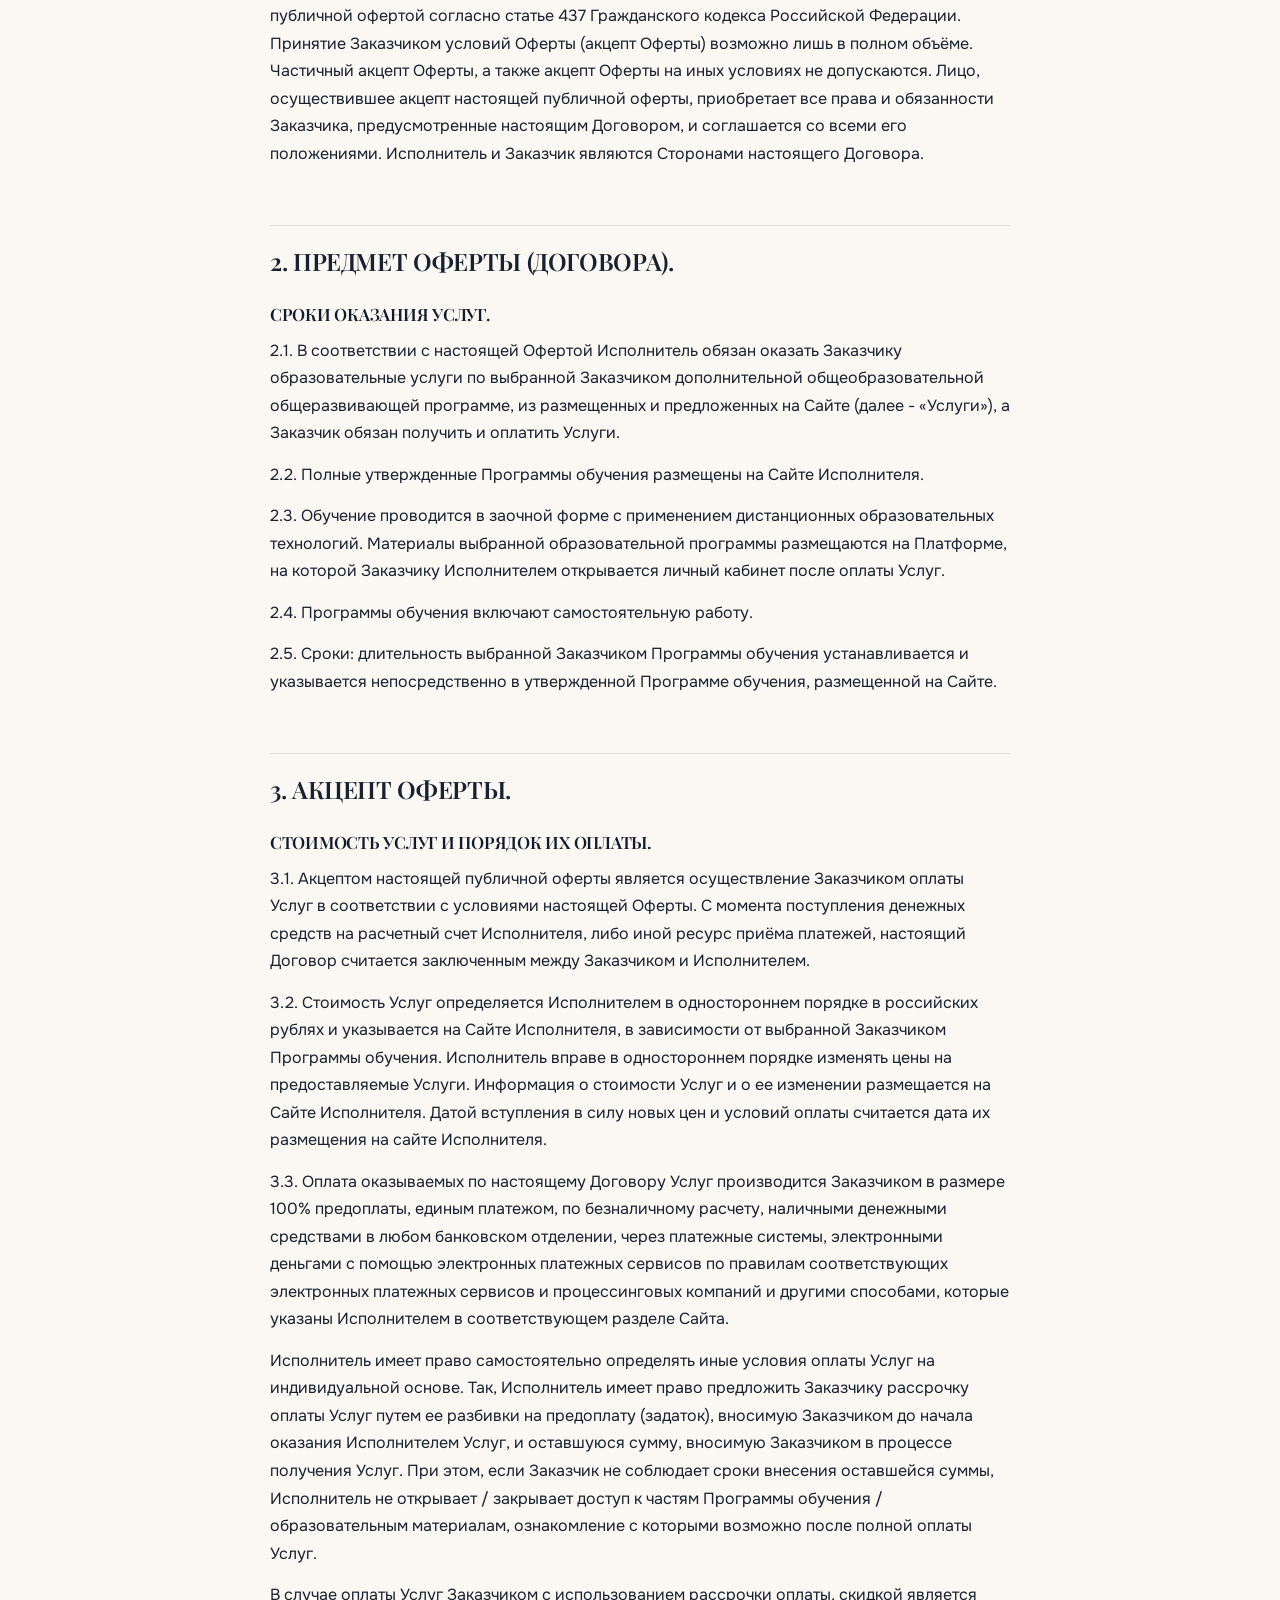
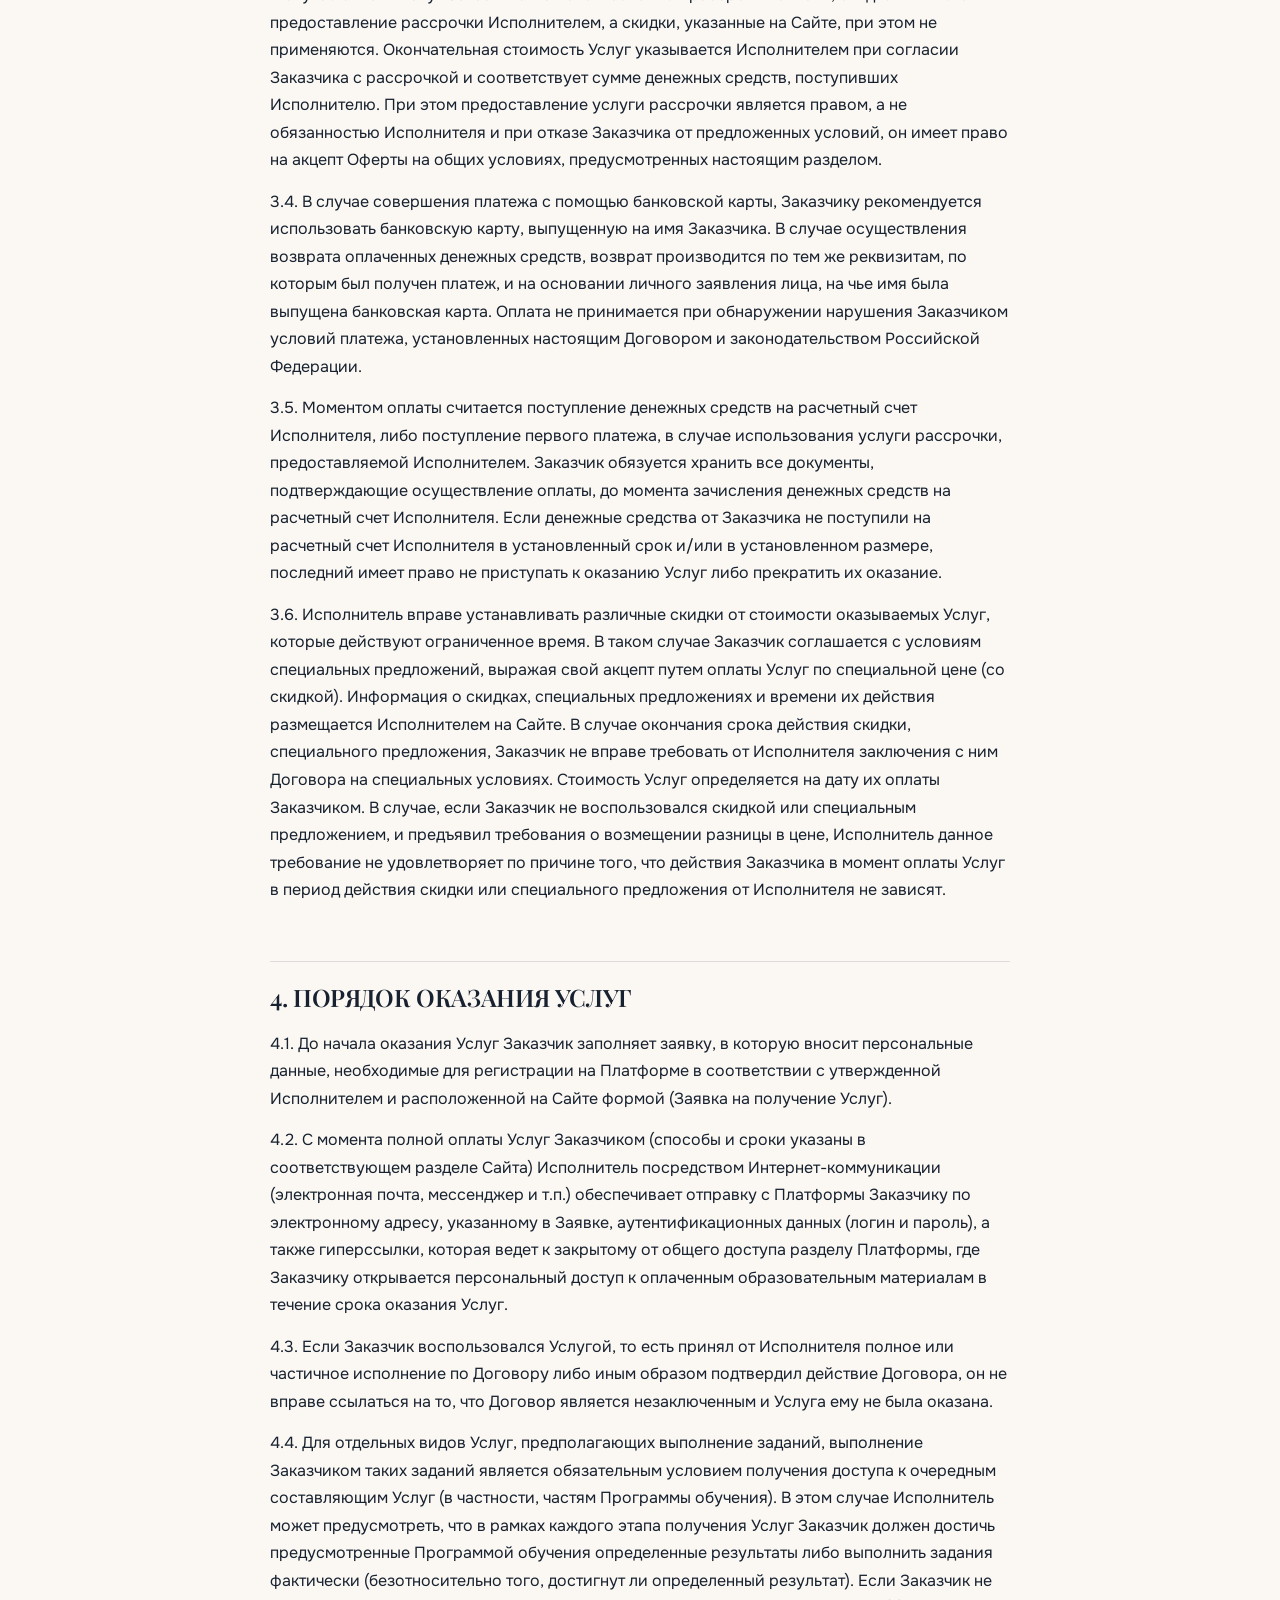
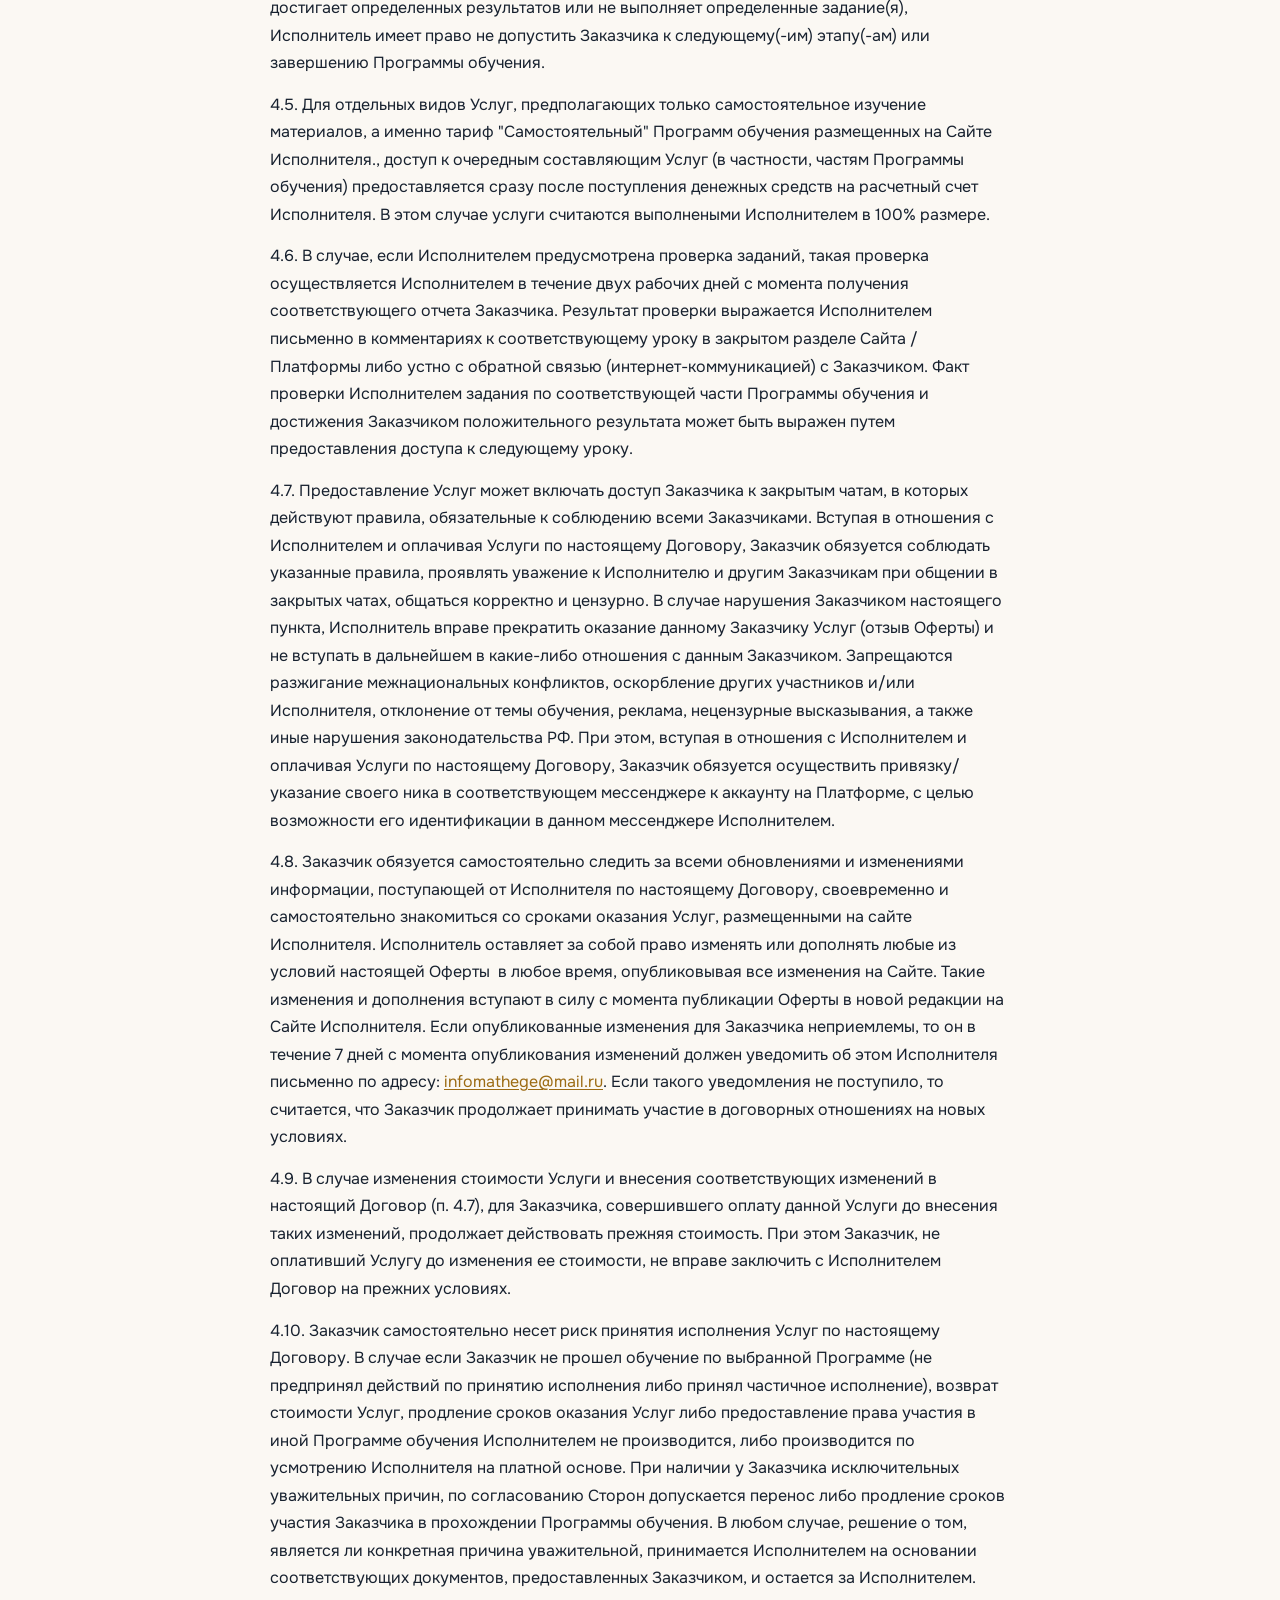
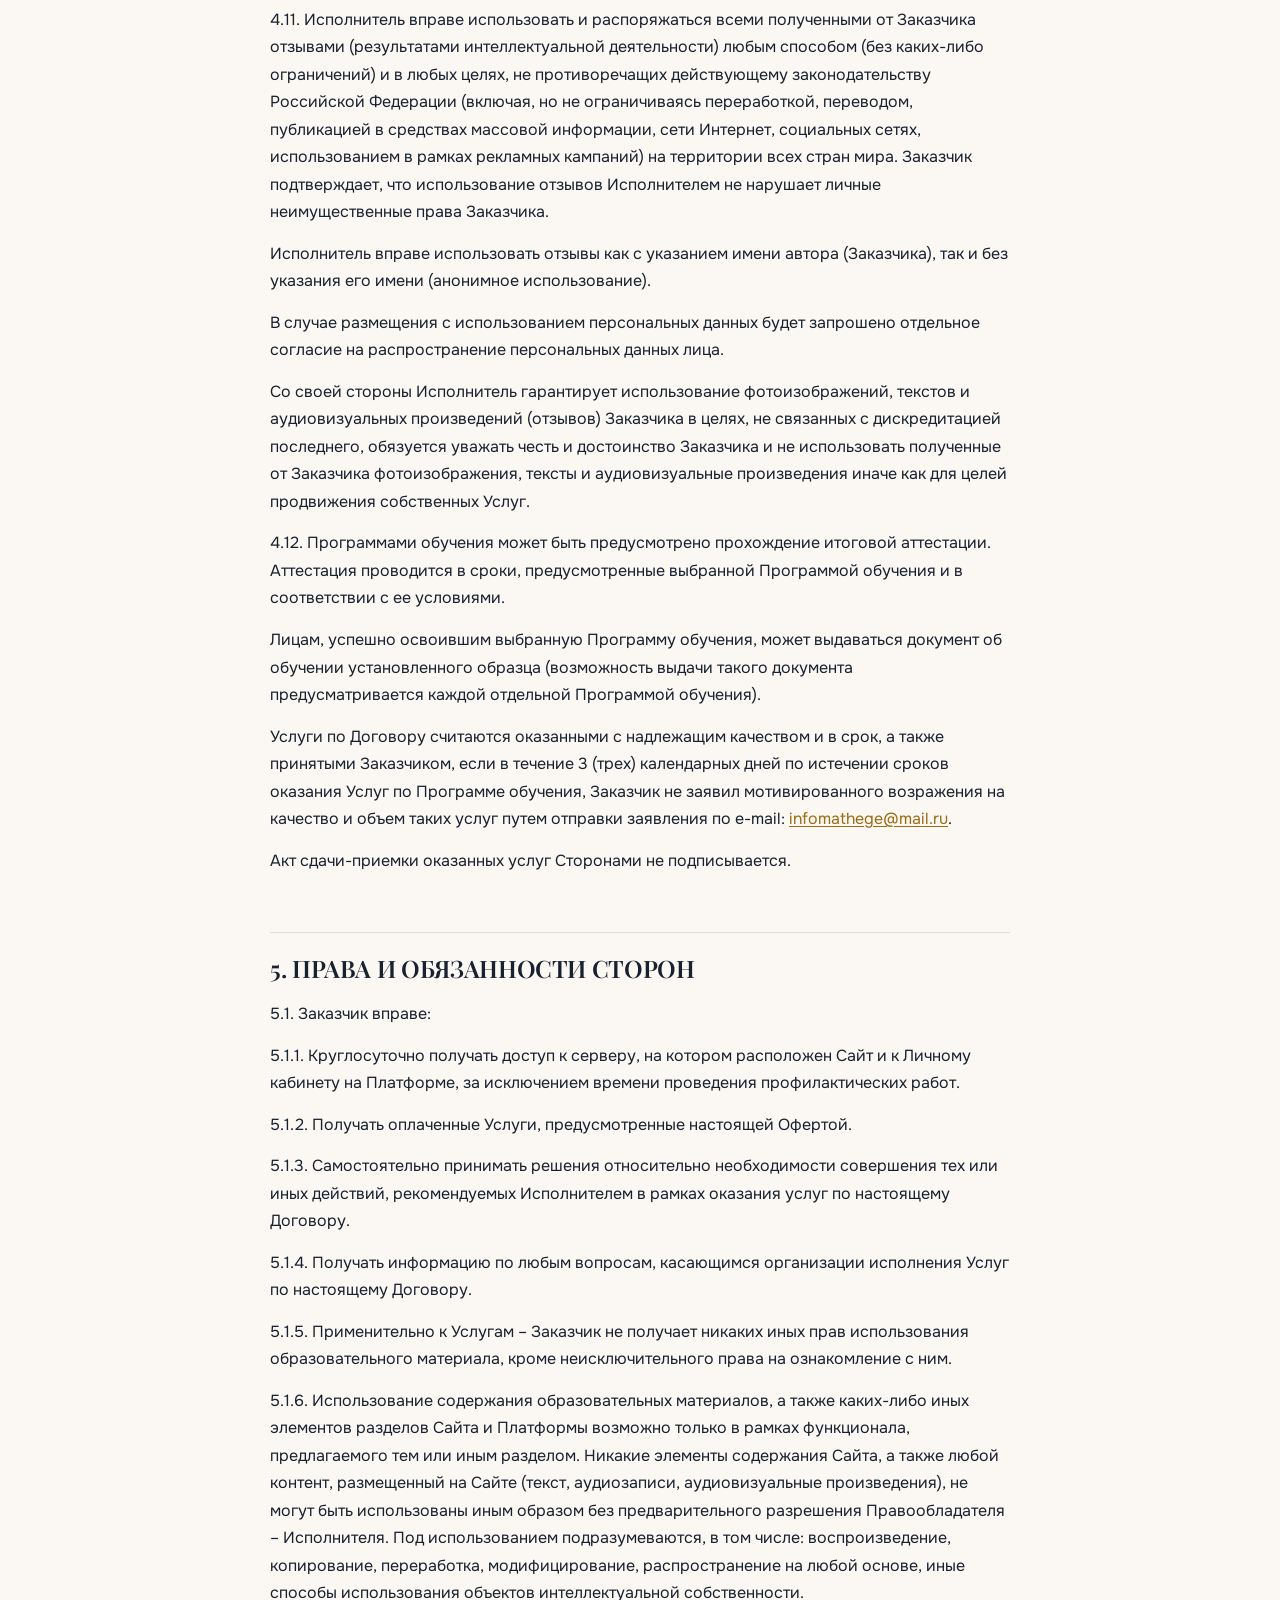
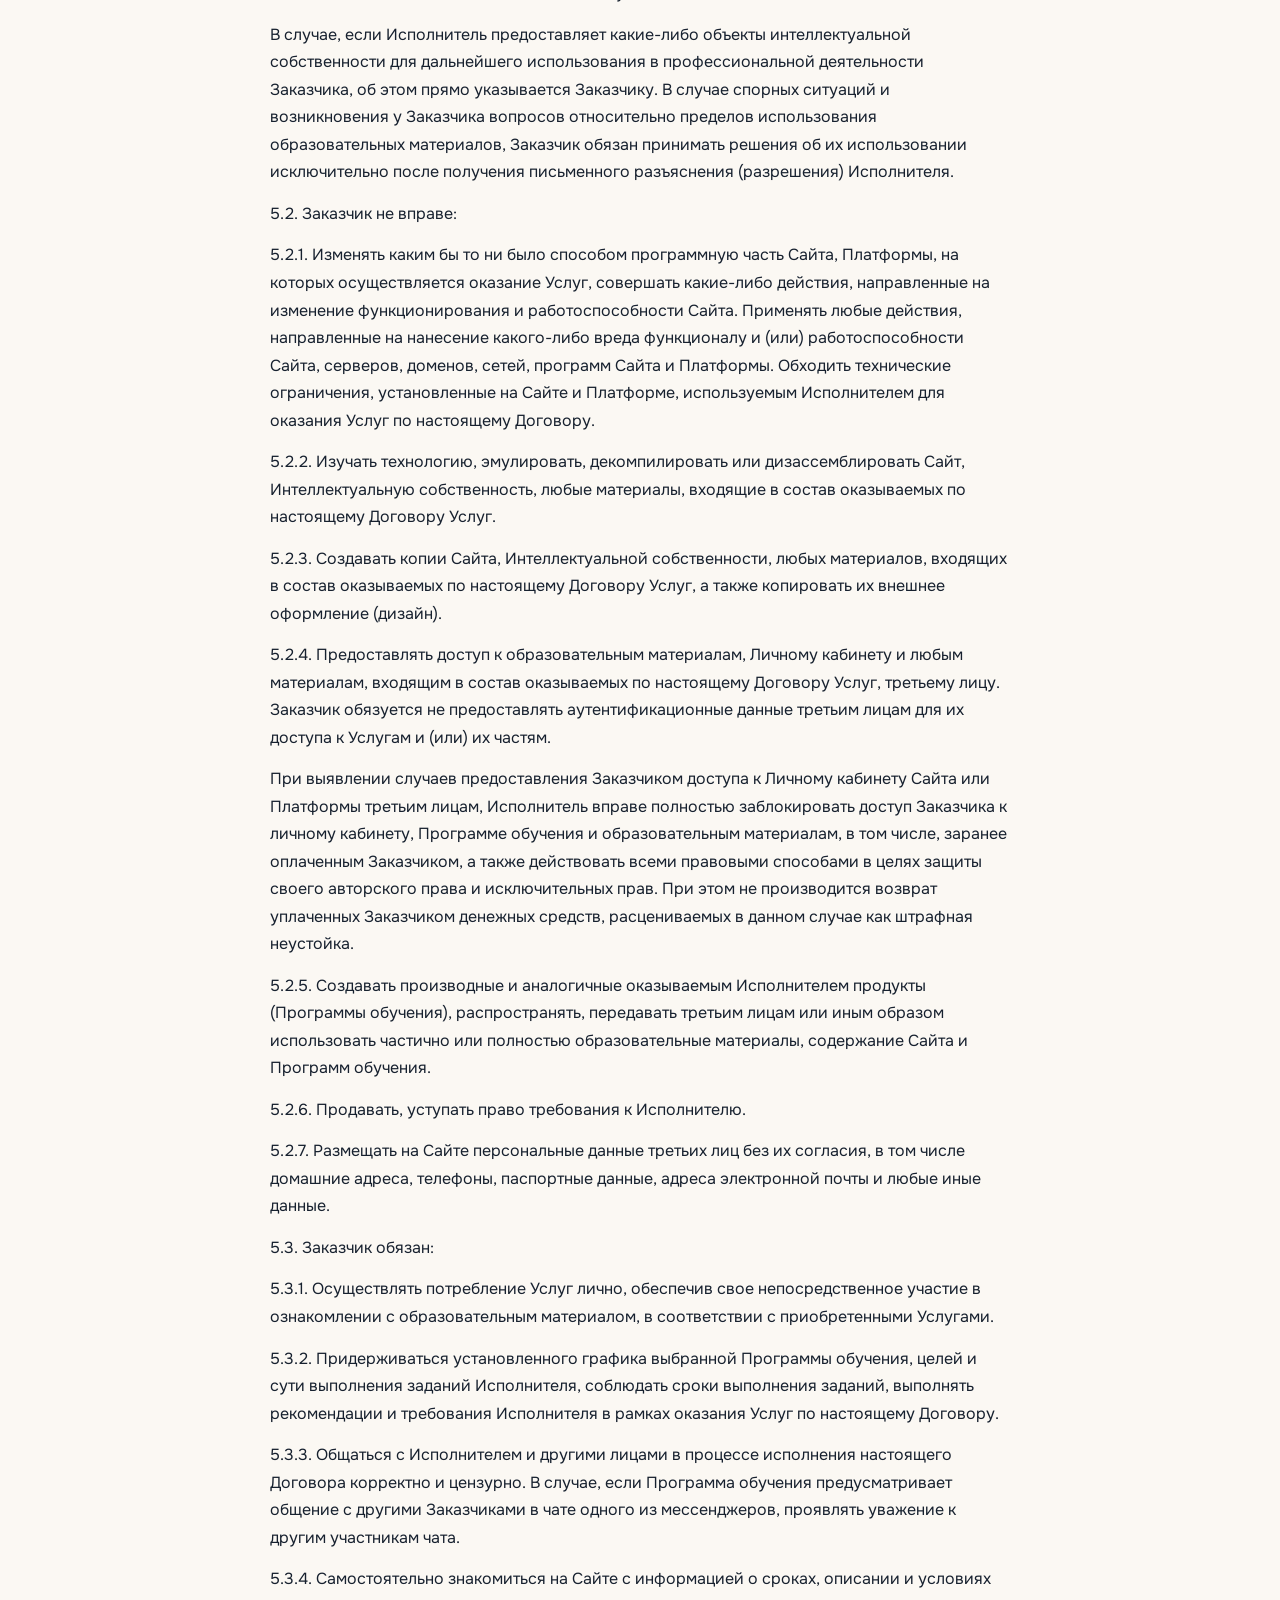
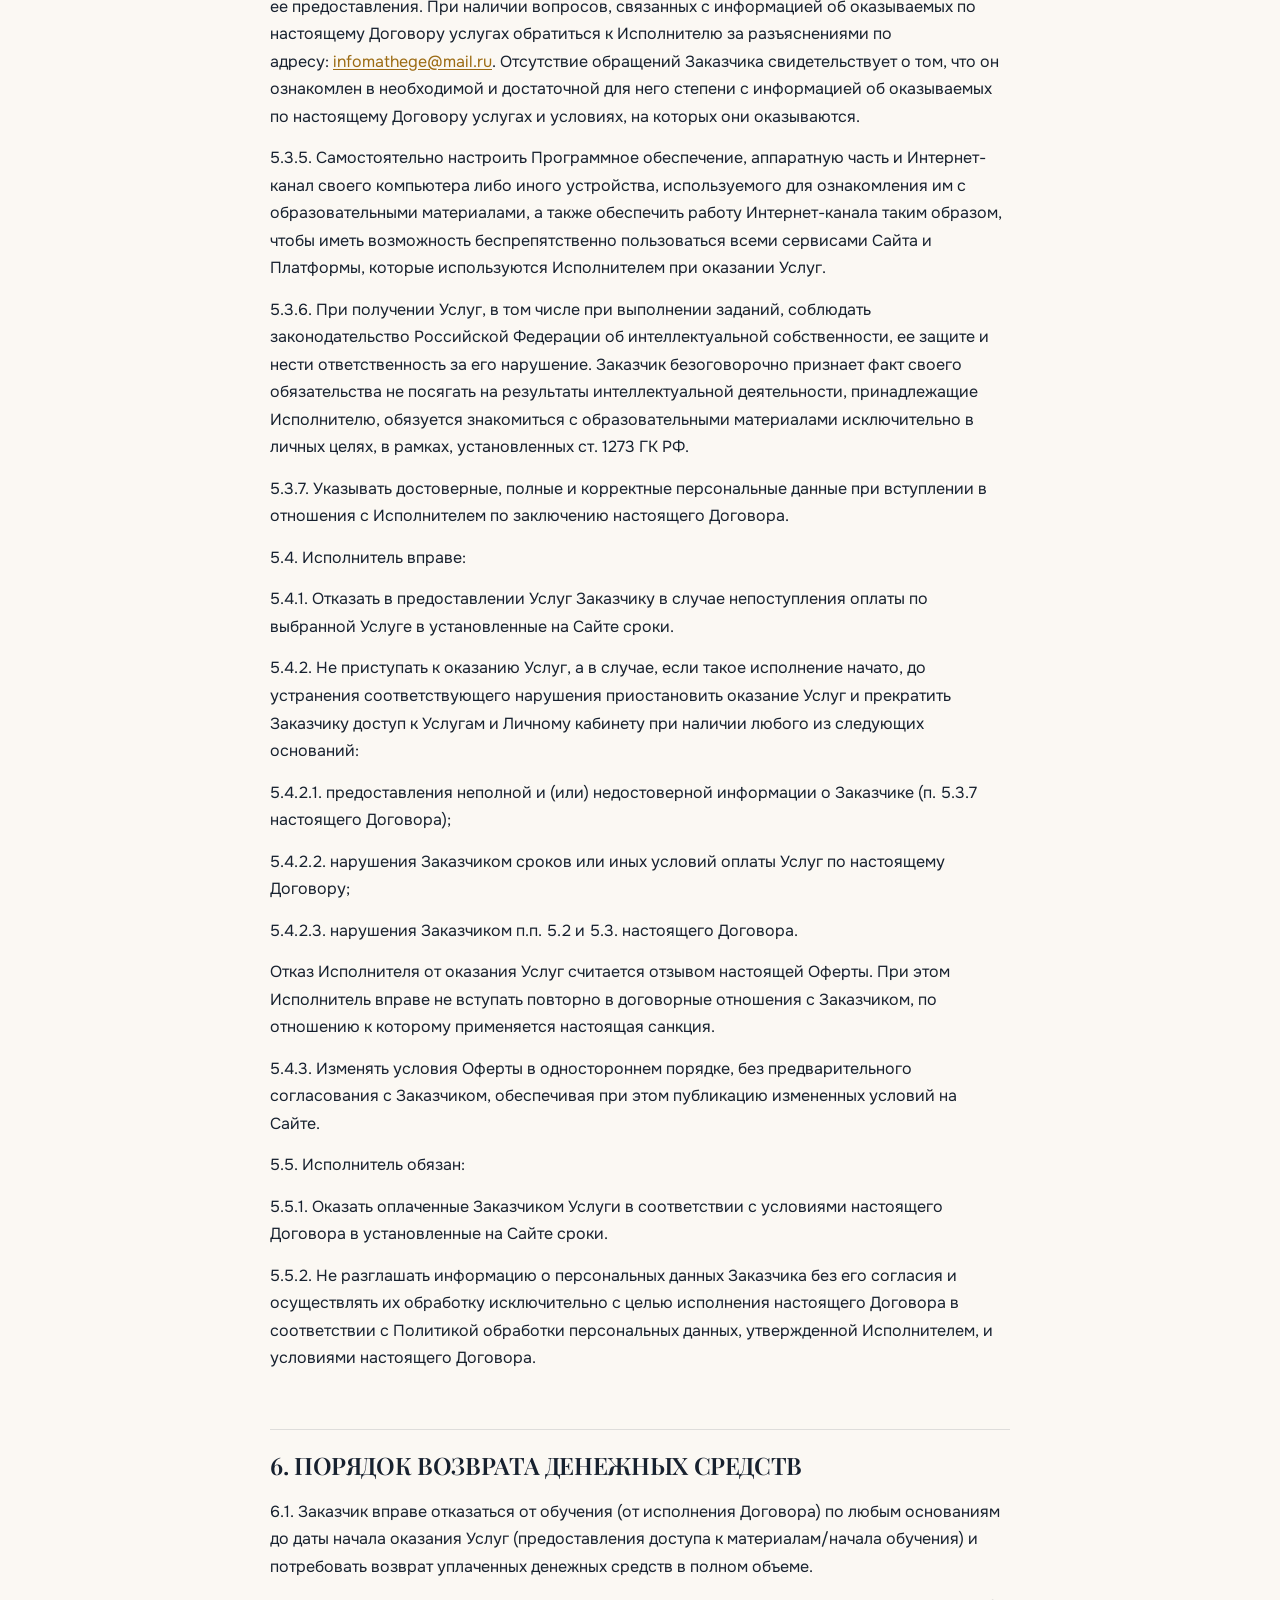
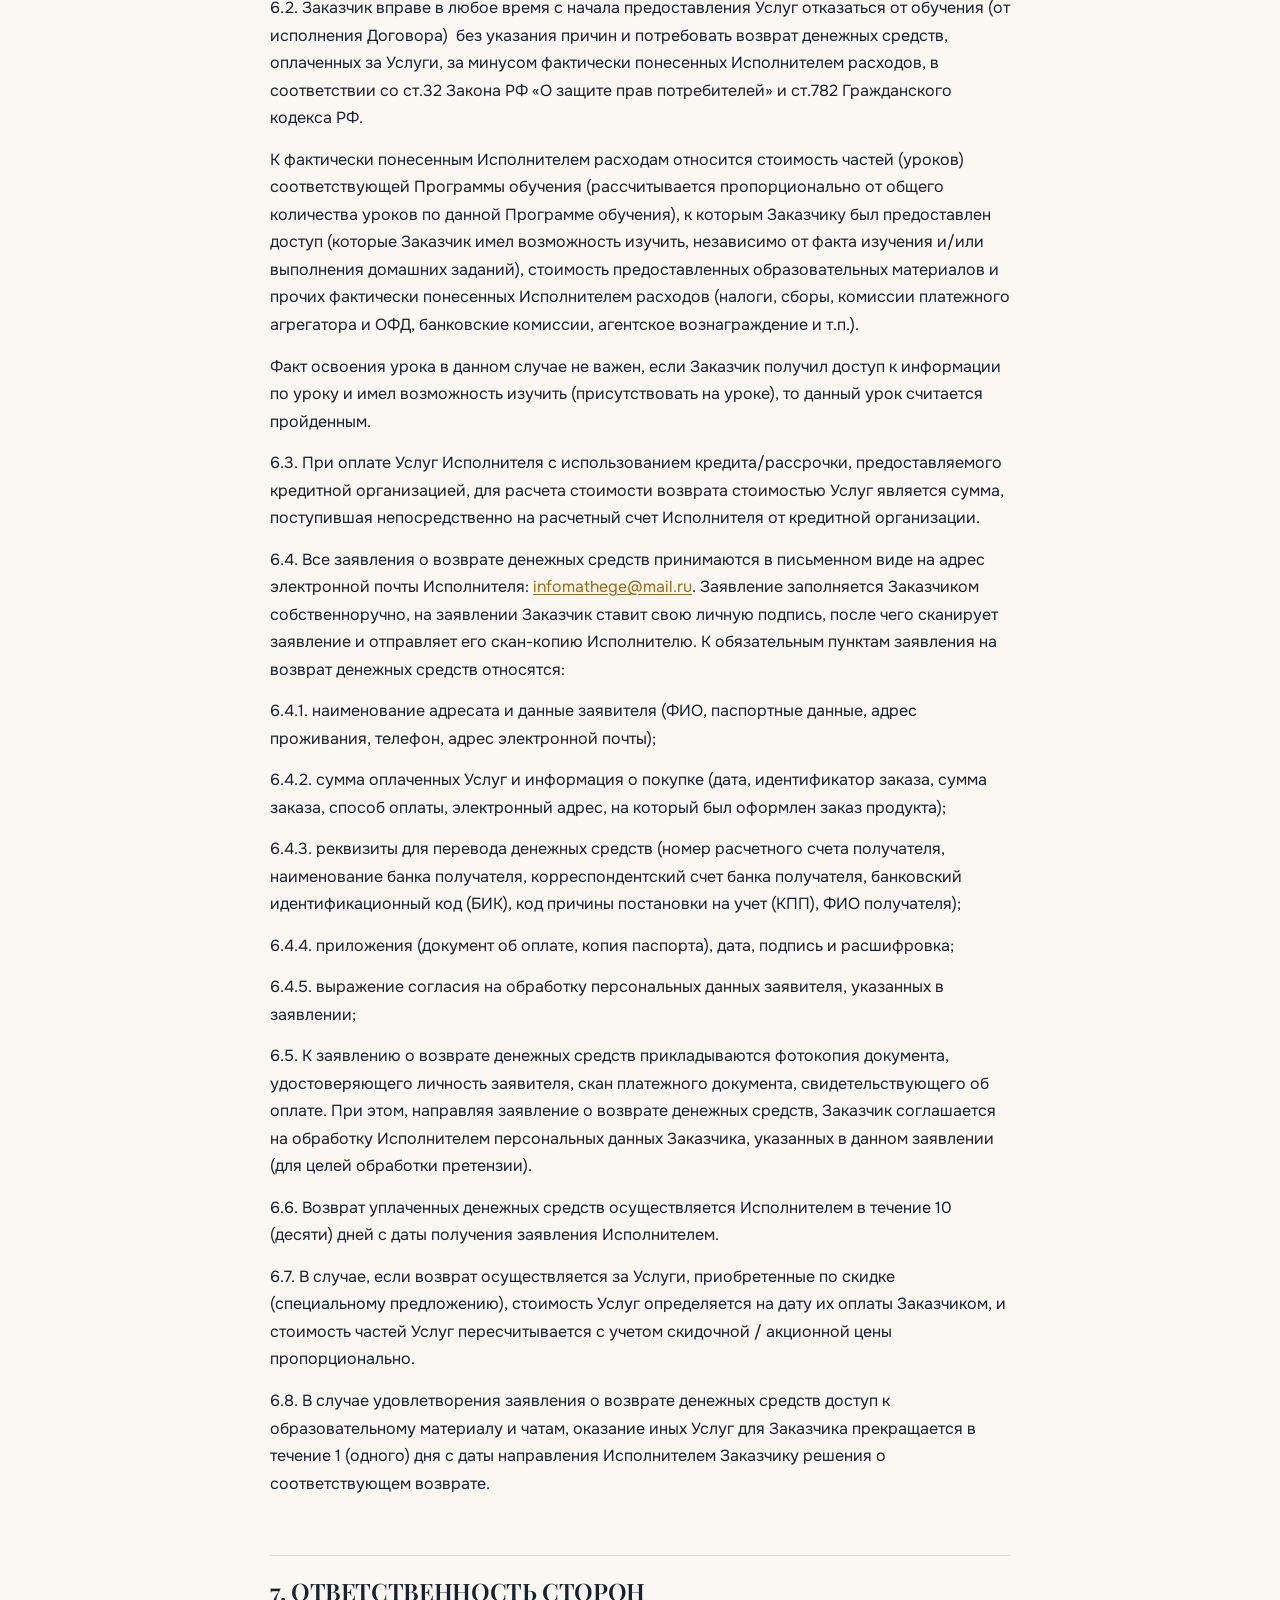
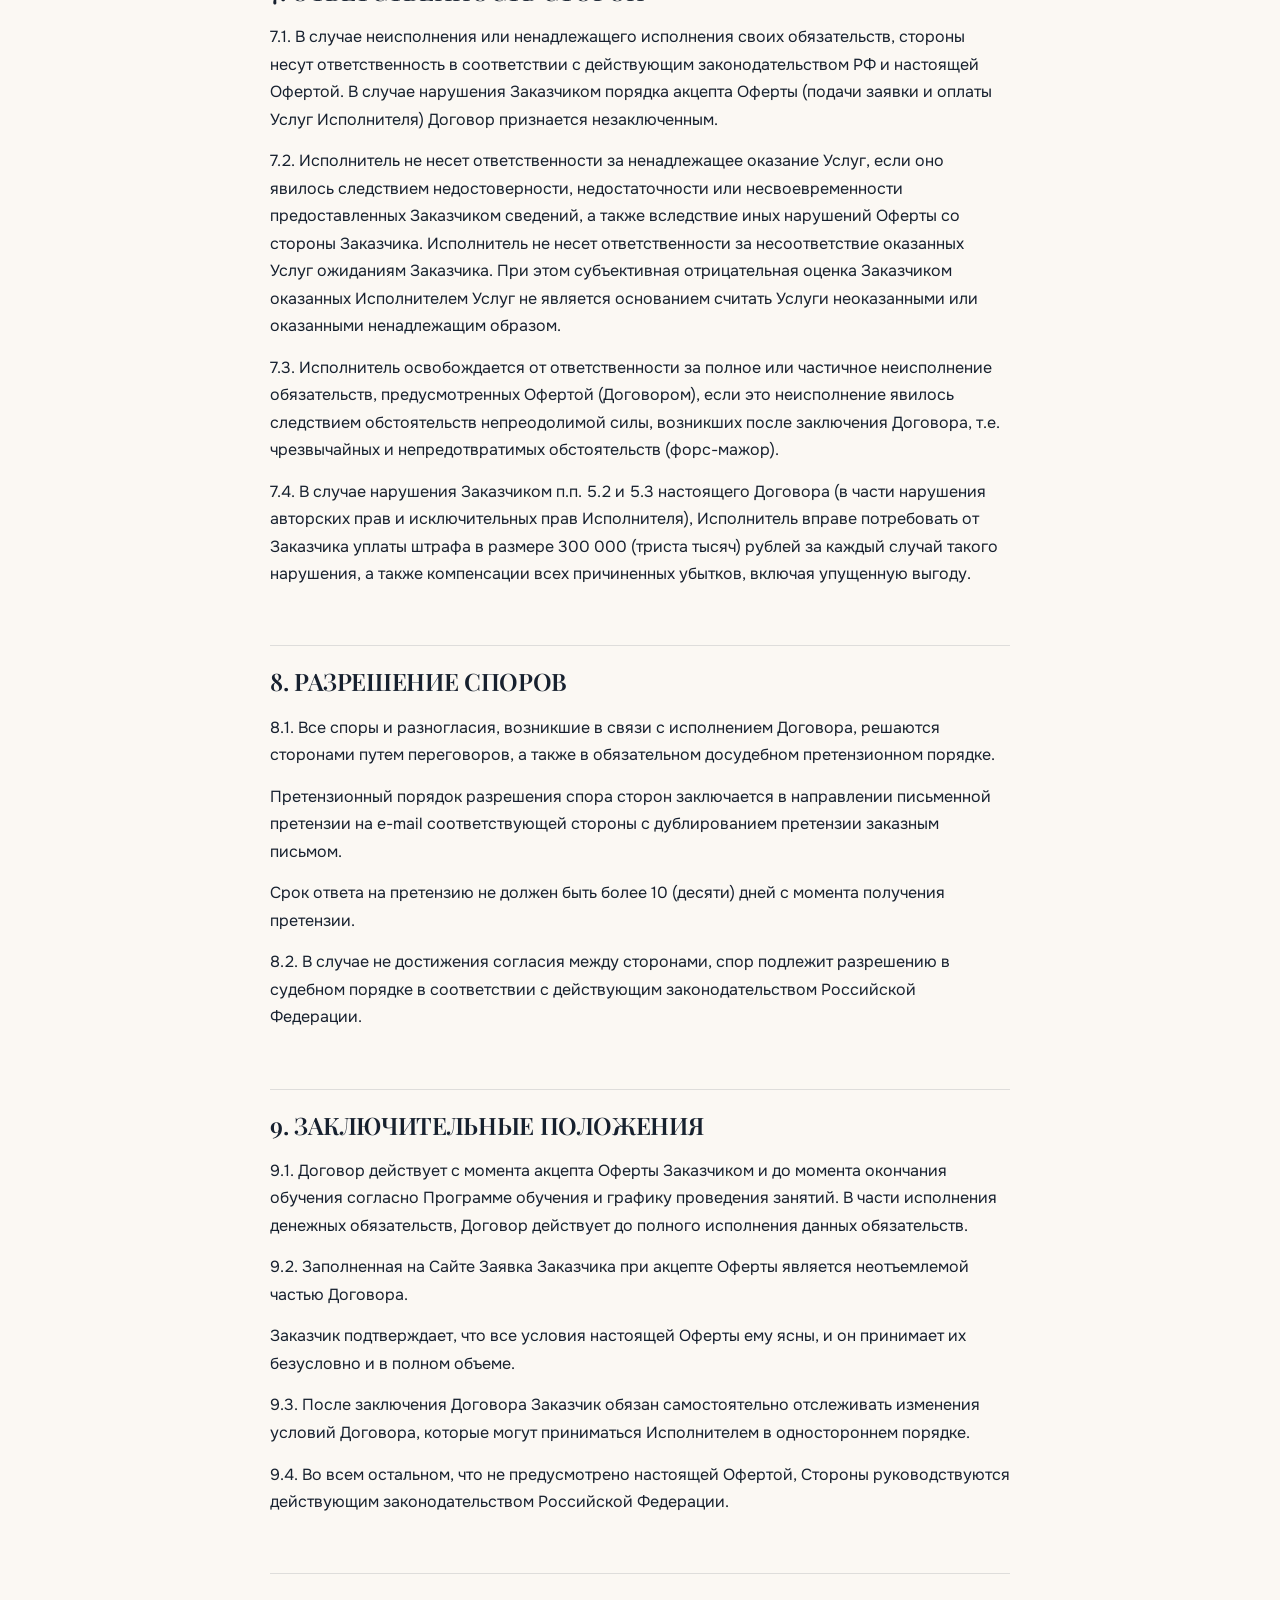
<file: docs/oferta.html>
<!DOCTYPE html>
<html lang="ru">
<head>
<meta charset="utf-8">
<meta name="viewport" content="width=device-width, initial-scale=1">
<title>Публичная оферта — Василенко А. В.</title>
<meta name="description" content="Публичная оферта ИП Василенко А. В. — договор оказания образовательных услуг.">
<meta name="theme-color" content="#0F1B2D">
<link rel="canonical" href="https://mathscoolstar.ru/docs/oferta.html">
<link rel="icon" href="../assets/img/favicon.svg" type="image/svg+xml">
<link rel="stylesheet" href="../assets/fonts.css">
<link rel="stylesheet" href="../styles.css">
<link rel="stylesheet" href="doc.css">
</head>
<body class="doc-page">

<header class="doc-header">
  <div class="wrap doc-header__inner">
    <a class="brand" href="../index.html">
      <span class="brand__mark" aria-hidden="true">АВ</span>
      <span class="brand__text"><b>Василенко А.&nbsp;В.</b><i>репетитор по математике</i></span>
    </a>
    <a class="doc-back" href="../index.html">← На главную</a>
  </div>
</header>

<main class="wrap doc">
  <p class="eyebrow">Документы</p>
  <h1 class="doc-title">Публичная оферта</h1>
  <p class="doc-sub">Предложение заключить договор оказания образовательных услуг</p>
  <p class="doc-meta">г. Котельники Московской обл. · В редакции от 24 августа 2026 года</p>
  <aside class="doc-callout"><p>Внимательно ознакомьтесь с текстом настоящей Оферты!</p><p>Если Вы не согласны хотя бы с одним из её положений, Вы не можете являться Заказчиком и заключить Договор на получение платных образовательных услуг с Исполнителем.</p><p>Справки можно получить по e-mail: <a href="mailto:infomathege@mail.ru">infomathege@mail.ru</a></p></aside>
  <nav class="doc-toc" aria-label="Содержание">
<b>Содержание</b>
<ol>
<li><a href="#r1">ТЕРМИНЫ И ОБЩИЕ ПОЛОЖЕНИЯ.</a></li>
<li><a href="#r2">ПРЕДМЕТ ОФЕРТЫ (ДОГОВОРА).</a></li>
<li><a href="#r3">АКЦЕПТ ОФЕРТЫ.</a></li>
<li><a href="#r4">ПОРЯДОК ОКАЗАНИЯ УСЛУГ</a></li>
<li><a href="#r5">ПРАВА И ОБЯЗАННОСТИ СТОРОН</a></li>
<li><a href="#r6">ПОРЯДОК ВОЗВРАТА ДЕНЕЖНЫХ СРЕДСТВ</a></li>
<li><a href="#r7">ОТВЕТСТВЕННОСТЬ СТОРОН</a></li>
<li><a href="#r8">РАЗРЕШЕНИЕ СПОРОВ</a></li>
<li><a href="#r9">ЗАКЛЮЧИТЕЛЬНЫЕ ПОЛОЖЕНИЯ</a></li>
<li><a href="#r10">РЕКВИЗИТЫ ИСПОЛНИТЕЛЯ:</a></li>
</ol>
</nav>

  <div class="doc-body">
<p>Настоящей публичной офертой (далее - «Оферта») Индивидуальный предприниматель Василенко Алевтина Викторовна (ИНН 280108328234, ОГРНИП 326508100452897), именуемый в дальнейшем «Исполнитель», с одной стороны, предлагает заключить договор оказания образовательных услуг на нижеуказанных условиях Оферты, с любым отозвавшимся совершеннолетним дееспособным физическим лицом, индивидуальным предпринимателем, юридическим лицом, именуемым в дальнейшем «Заказчик», с другой стороны:</p>
<h2 id="r1">1. ТЕРМИНЫ И ОБЩИЕ ПОЛОЖЕНИЯ.</h2>
<p>1.1. В настоящей Оферте и вытекающих или связанных с ней отношениях Сторон применяются следующие термины, определения и условия:</p>
<p>1.1.1. Сайт – совокупность информации, текстов, графических элементов, дизайна, изображений, фото и видеоматериалов и иных результатов интеллектуальной деятельности, содержащихся в информационной системе, обеспечивающей доступность такой информации в сети Интернет по адресу: <a href="https://mathscoolstar.ru" target="_blank" rel="noopener">https://mathscoolstar.ru</a>. (включая все его разделы, страницы (поддомены), файловую структуру и любые иные структурные элементы, исходный и объектный код).</p>
<p>1.1.2. Программное обеспечение – браузер (Internet Explorer, Yandex Browser, Opera, FireFox, Google Chrome и аналогичные) для доступа к информационным ресурсам, находящимся в сети Интернет, иные программы для обработки предоставляемого Исполнителем образовательного материала (программы для воспроизведения аудиовизуальных произведений, видеоматериалов, чтения текстовых файлов, просмотра фотографий и графического материала и любые иные программы, которые могут потребоваться для обработки предоставляемого Исполнителем образовательного материала). Заказчик обязуется самостоятельно обеспечить наличие Программного обеспечения на своем персональном компьютере или ином устройстве, посредством которого он осуществляет коммуникацию в сети Интернет.</p>
<p>1.1.3. Заказчик – совершеннолетнее дееспособное физическое лицо, осуществившее акцепт настоящей публичной оферты в собственном интересе либо в интересах несовершеннолетнего лица, законным представителем которого является Заказчик. Если Программа обучения предназначена для третьего лица - Слушателя, отличного от Заказчика, такое лицо должно быть поименовано Заказчиком при акцепте Оферты. В отношении Слушателя Договор признается договором в пользу третьего лица (ст. 430 ГК РФ). Оплата Услуг в указанном случае должна производиться Заказчиком за Слушателя. За достоверность предоставляемой информации о Заказчике / Слушателе несет ответственность сам Заказчик. Заказчиком также может являться индивидуальный предприниматель или юридическое лицо.</p>
<p>1.1.4. Платформа – программно-аппаратные средства, интегрированные с Сайтом Исполнителя и служащие хранилищем образовательного материала Исполнителя на основании предоставленной ограниченной неисключительной лицензии, в рамках которой производится оказание Услуг, а также доступ к образовательному материалу. Исполнитель оставляет за собой право выбора любой Платформы для размещения образовательного материала, в том числе размещать образовательный материал на Платформах соцсетей. Платформой, используемой Исполнителем, является ГетКурс (GetCourse). При оплате услуг по обучению по настоящему Договору, Заказчику предоставляется отдельный логин и пароль для получения доступа. Регистрация Заказчика на Платформе осуществляется Исполнителем на основании данных, предоставляемых Заказчиком.</p>
<p>1.1.5. Личный кабинет – персональный раздел Платформы, к которому Заказчик получает доступ после прохождения регистрации и/или авторизации на Платформе. Личный кабинет предназначен для хранения информации Заказчика, ознакомления с образовательным материалом, просмотра статистики и новостей Исполнителем и/или Заказчиком, внесения Заказчиком изменений в личные данные, отправку заданий Исполнителем и выполнение их Заказчиком, получение Заказчиком уведомлений от Исполнителя, совершения иных действий, связанных с оказанием и потреблением Услуг.</p>
<p>1.1.6. Образовательный материал – результаты интеллектуальной деятельности Исполнителя, а именно: обучающий и информационный аудио-, видео- или текстовый материал, размещенный (транслируемый) Исполнителем на Платформе, Сайте, в соцсетях, а также на любых физических носителях, в рамках Программ обучения, размещенных на Сайте. В частности, образовательными материалами являются аудиовизуальные произведения (видеоуроки), вебинары, подкасты, буклеты, книги, гайды, чек-листы, презентации, задания, практикумы, а также любые иные продукты Исполнителя, предназначенные для личного информационного потребления Заказчика / Слушателя.</p>
<p>Срок доступа Заказчика к образовательным материалам зависит от выбранной при оплате Услуг Программы обучения и указывается на Сайте.</p>
<p>1.1.7. Программы обучения – дополнительные общеобразовательные общеразвивающие программы (программы дополнительного образования детей и взрослых), в рамках которых осуществляется оказание образовательных услуг Исполнителем Заказчику по настоящей Оферте. Заказчик самостоятельно осуществляет выбор соответствующей Программы обучения, в рамках которой будут оказываться образовательные услуги. Полные утвержденные Программы обучения размещаются на Сайте Исполнителя.</p>
<p>1.1.8. Договор, настоящий договор – публичное предложение (Оферта) - договор на получение образовательных услуг на условиях, изложенных ниже.</p>
<p>1.2. Настоящий документ постоянно размещен в Сети Интернет по сетевому адресу: <a href="https://mathscoolstar.ru" target="_blank" rel="noopener">https://mathscoolstar.ru</a>. (включая все его поддомены и страницы) и является публичной офертой согласно статье 437 Гражданского кодекса Российской Федерации. Принятие Заказчиком условий Оферты (акцепт Оферты) возможно лишь в полном объёме. Частичный акцепт Оферты, а также акцепт Оферты на иных условиях не допускаются. Лицо, осуществившее акцепт настоящей публичной оферты, приобретает все права и обязанности Заказчика, предусмотренные настоящим Договором, и соглашается со всеми его положениями. Исполнитель и Заказчик являются Сторонами настоящего Договора.</p>
<h2 id="r2">2. ПРЕДМЕТ ОФЕРТЫ (ДОГОВОРА).</h2>
<h3>СРОКИ ОКАЗАНИЯ УСЛУГ.</h3>
<p>2.1. В соответствии с настоящей Офертой Исполнитель обязан оказать Заказчику образовательные услуги по выбранной Заказчиком дополнительной общеобразовательной общеразвивающей программе, из размещенных и предложенных на Сайте (далее - «Услуги»), а Заказчик обязан получить и оплатить Услуги.</p>
<p>2.2. Полные утвержденные Программы обучения размещены на Сайте Исполнителя.</p>
<p>2.3. Обучение проводится в заочной форме с применением дистанционных образовательных технологий. Материалы выбранной образовательной программы размещаются на Платформе, на которой Заказчику Исполнителем открывается личный кабинет после оплаты Услуг.</p>
<p>2.4. Программы обучения включают самостоятельную работу.</p>
<p>2.5. Сроки: длительность выбранной Заказчиком Программы обучения устанавливается и указывается непосредственно в утвержденной Программе обучения, размещенной на Сайте.</p>
<h2 id="r3">3. АКЦЕПТ ОФЕРТЫ.</h2>
<h3>СТОИМОСТЬ УСЛУГ И ПОРЯДОК ИХ ОПЛАТЫ.</h3>
<p>3.1. Акцептом настоящей публичной оферты является осуществление Заказчиком оплаты Услуг в соответствии с условиями настоящей Оферты. С момента поступления денежных средств на расчетный счет Исполнителя, либо иной ресурс приёма платежей, настоящий Договор считается заключенным между Заказчиком и Исполнителем.</p>
<p>3.2. Стоимость Услуг определяется Исполнителем в одностороннем порядке в российских рублях и указывается на Сайте Исполнителя, в зависимости от выбранной Заказчиком Программы обучения. Исполнитель вправе в одностороннем порядке изменять цены на предоставляемые Услуги. Информация о стоимости Услуг и о ее изменении размещается на Сайте Исполнителя. Датой вступления в силу новых цен и условий оплаты считается дата их размещения на сайте Исполнителя.</p>
<p>3.3. Оплата оказываемых по настоящему Договору Услуг производится Заказчиком в размере 100% предоплаты, единым платежом, по безналичному расчету, наличными денежными средствами в любом банковском отделении, через платежные системы, электронными деньгами с помощью электронных платежных сервисов по правилам соответствующих электронных платежных сервисов и процессинговых компаний и другими способами, которые указаны Исполнителем в соответствующем разделе Сайта.</p>
<p>Исполнитель имеет право самостоятельно определять иные условия оплаты Услуг на индивидуальной основе. Так, Исполнитель имеет право предложить Заказчику рассрочку оплаты Услуг путем ее разбивки на предоплату (задаток), вносимую Заказчиком до начала оказания Исполнителем Услуг, и оставшуюся сумму, вносимую Заказчиком в процессе получения Услуг. При этом, если Заказчик не соблюдает сроки внесения оставшейся суммы, Исполнитель не открывает / закрывает доступ к частям Программы обучения / образовательным материалам, ознакомление с которыми возможно после полной оплаты Услуг.</p>
<p>В случае оплаты Услуг Заказчиком с использованием рассрочки оплаты, скидкой является предоставление рассрочки Исполнителем, а скидки, указанные на Сайте, при этом не применяются. Окончательная стоимость Услуг указывается Исполнителем при согласии Заказчика с рассрочкой и соответствует сумме денежных средств, поступивших Исполнителю. При этом предоставление услуги рассрочки является правом, а не обязанностью Исполнителя и при отказе Заказчика от предложенных условий, он имеет право на акцепт Оферты на общих условиях, предусмотренных настоящим разделом.</p>
<p>3.4. В случае совершения платежа с помощью банковской карты, Заказчику рекомендуется использовать банковскую карту, выпущенную на имя Заказчика. В случае осуществления возврата оплаченных денежных средств, возврат производится по тем же реквизитам, по которым был получен платеж, и на основании личного заявления лица, на чье имя была выпущена банковская карта. Оплата не принимается при обнаружении нарушения Заказчиком условий платежа, установленных настоящим Договором и законодательством Российской Федерации.</p>
<p>3.5. Моментом оплаты считается поступление денежных средств на расчетный счет Исполнителя, либо поступление первого платежа, в случае использования услуги рассрочки, предоставляемой Исполнителем. Заказчик обязуется хранить все документы, подтверждающие осуществление оплаты, до момента зачисления денежных средств на расчетный счет Исполнителя. Если денежные средства от Заказчика не поступили на расчетный счет Исполнителя в установленный срок и/или в установленном размере, последний имеет право не приступать к оказанию Услуг либо прекратить их оказание.</p>
<p>3.6. Исполнитель вправе устанавливать различные скидки от стоимости оказываемых Услуг, которые действуют ограниченное время. В таком случае Заказчик соглашается с условиям специальных предложений, выражая свой акцепт путем оплаты Услуг по специальной цене (со скидкой). Информация о скидках, специальных предложениях и времени их действия размещается Исполнителем на Сайте. В случае окончания срока действия скидки, специального предложения, Заказчик не вправе требовать от Исполнителя заключения с ним Договора на специальных условиях. Стоимость Услуг определяется на дату их оплаты Заказчиком. В случае, если Заказчик не воспользовался скидкой или специальным предложением, и предъявил требования о возмещении разницы в цене, Исполнитель данное требование не удовлетворяет по причине того, что действия Заказчика в момент оплаты Услуг в период действия скидки или специального предложения от Исполнителя не зависят.</p>
<h2 id="r4">4. ПОРЯДОК ОКАЗАНИЯ УСЛУГ</h2>
<p>4.1. До начала оказания Услуг Заказчик заполняет заявку, в которую вносит персональные данные, необходимые для регистрации на Платформе в соответствии с утвержденной Исполнителем и расположенной на Сайте формой (Заявка на получение Услуг).</p>
<p>4.2. С момента полной оплаты Услуг Заказчиком (способы и сроки указаны в соответствующем разделе Сайта) Исполнитель посредством Интернет-коммуникации (электронная почта, мессенджер и т.п.) обеспечивает отправку с Платформы Заказчику по электронному адресу, указанному в Заявке, аутентификационных данных (логин и пароль), а также гиперссылки, которая ведет к закрытому от общего доступа разделу Платформы, где Заказчику открывается персональный доступ к оплаченным образовательным материалам в течение срока оказания Услуг.</p>
<p>4.3. Если Заказчик воспользовался Услугой, то есть принял от Исполнителя полное или частичное исполнение по Договору либо иным образом подтвердил действие Договора, он не вправе ссылаться на то, что Договор является незаключенным и Услуга ему не была оказана.</p>
<p>4.4. Для отдельных видов Услуг, предполагающих выполнение заданий, выполнение Заказчиком таких заданий является обязательным условием получения доступа к очередным составляющим Услуг (в частности, частям Программы обучения). В этом случае Исполнитель может предусмотреть, что в рамках каждого этапа получения Услуг Заказчик должен достичь предусмотренные Программой обучения определенные результаты либо выполнить задания фактически (безотносительно того, достигнут ли определенный результат). Если Заказчик не достигает определенных результатов или не выполняет определенные задание(я), Исполнитель имеет право не допустить Заказчика к следующему(-им) этапу(-ам) или завершению Программы обучения.</p>
<p>4.5. Для отдельных видов Услуг, предполагающих только самостоятельное изучение материалов, а именно тариф &quot;Самостоятельный&quot; Программ обучения размещенных на Сайте Исполнителя., доступ к очередным составляющим Услуг (в частности, частям Программы обучения) предоставляется сразу после поступления денежных средств на расчетный счет Исполнителя. В этом случае услуги считаются выполнеными Исполнителем в 100% размере.</p>
<p>4.6. В случае, если Исполнителем предусмотрена проверка заданий, такая проверка осуществляется Исполнителем в течение двух рабочих дней с момента получения соответствующего отчета Заказчика. Результат проверки выражается Исполнителем письменно в комментариях к соответствующему уроку в закрытом разделе Сайта / Платформы либо устно с обратной связью (интернет-коммуникацией) с Заказчиком. Факт проверки Исполнителем задания по соответствующей части Программы обучения и достижения Заказчиком положительного результата может быть выражен путем предоставления доступа к следующему уроку.</p>
<p>4.7. Предоставление Услуг может включать доступ Заказчика к закрытым чатам, в которых действуют правила, обязательные к соблюдению всеми Заказчиками. Вступая в отношения с Исполнителем и оплачивая Услуги по настоящему Договору, Заказчик обязуется соблюдать указанные правила, проявлять уважение к Исполнителю и другим Заказчикам при общении в закрытых чатах, общаться корректно и цензурно. В случае нарушения Заказчиком настоящего пункта, Исполнитель вправе прекратить оказание данному Заказчику Услуг (отзыв Оферты) и не вступать в дальнейшем в какие-либо отношения с данным Заказчиком. Запрещаются разжигание межнациональных конфликтов, оскорбление других участников и/или Исполнителя, отклонение от темы обучения, реклама, нецензурные высказывания, а также иные нарушения законодательства РФ. При этом, вступая в отношения с Исполнителем и оплачивая Услуги по настоящему Договору, Заказчик обязуется осуществить привязку/указание своего ника в соответствующем мессенджере к аккаунту на Платформе, с целью возможности его идентификации в данном мессенджере Исполнителем.</p>
<p>4.8. Заказчик обязуется самостоятельно следить за всеми обновлениями и изменениями информации, поступающей от Исполнителя по настоящему Договору, своевременно и самостоятельно знакомиться со сроками оказания Услуг, размещенными на сайте Исполнителя. Исполнитель оставляет за собой право изменять или дополнять любые из условий настоящей Оферты  в любое время, опубликовывая все изменения на Сайте. Такие изменения и дополнения вступают в силу с момента публикации Оферты в новой редакции на Сайте Исполнителя. Если опубликованные изменения для Заказчика неприемлемы, то он в течение 7 дней с момента опубликования изменений должен уведомить об этом Исполнителя письменно по адресу: <a href="mailto:infomathege@mail.ru">infomathege@mail.ru</a>. Если такого уведомления не поступило, то считается, что Заказчик продолжает принимать участие в договорных отношениях на новых условиях.</p>
<p>4.9. В случае изменения стоимости Услуги и внесения соответствующих изменений в настоящий Договор (п. 4.7), для Заказчика, совершившего оплату данной Услуги до внесения таких изменений, продолжает действовать прежняя стоимость. При этом Заказчик, не оплативший Услугу до изменения ее стоимости, не вправе заключить с Исполнителем Договор на прежних условиях.</p>
<p>4.10. Заказчик самостоятельно несет риск принятия исполнения Услуг по настоящему Договору. В случае если Заказчик не прошел обучение по выбранной Программе (не предпринял действий по принятию исполнения либо принял частичное исполнение), возврат стоимости Услуг, продление сроков оказания Услуг либо предоставление права участия в иной Программе обучения Исполнителем не производится, либо производится по усмотрению Исполнителя на платной основе. При наличии у Заказчика исключительных уважительных причин, по согласованию Сторон допускается перенос либо продление сроков участия Заказчика в прохождении Программы обучения. В любом случае, решение о том, является ли конкретная причина уважительной, принимается Исполнителем на основании соответствующих документов, предоставленных Заказчиком, и остается за Исполнителем.</p>
<p>4.11. Исполнитель вправе использовать и распоряжаться всеми полученными от Заказчика отзывами (результатами интеллектуальной деятельности) любым способом (без каких-либо ограничений) и в любых целях, не противоречащих действующему законодательству Российской Федерации (включая, но не ограничиваясь переработкой, переводом, публикацией в средствах массовой информации, сети Интернет, социальных сетях, использованием в рамках рекламных кампаний) на территории всех стран мира. Заказчик подтверждает, что использование отзывов Исполнителем не нарушает личные неимущественные права Заказчика.</p>
<p>Исполнитель вправе использовать отзывы как с указанием имени автора (Заказчика), так и без указания его имени (анонимное использование).</p>
<p>В случае размещения с использованием персональных данных будет запрошено отдельное согласие на распространение персональных данных лица.</p>
<p>Со своей стороны Исполнитель гарантирует использование фотоизображений, текстов и аудиовизуальных произведений (отзывов) Заказчика в целях, не связанных с дискредитацией последнего, обязуется уважать честь и достоинство Заказчика и не использовать полученные от Заказчика фотоизображения, тексты и аудиовизуальные произведения иначе как для целей продвижения собственных Услуг.</p>
<p>4.12. Программами обучения может быть предусмотрено прохождение итоговой аттестации. Аттестация проводится в сроки, предусмотренные выбранной Программой обучения и в соответствии с ее условиями.</p>
<p>Лицам, успешно освоившим выбранную Программу обучения, может выдаваться документ об обучении установленного образца (возможность выдачи такого документа предусматривается каждой отдельной Программой обучения).</p>
<p>Услуги по Договору считаются оказанными с надлежащим качеством и в срок, а также принятыми Заказчиком, если в течение 3 (трех) календарных дней по истечении сроков оказания Услуг по Программе обучения, Заказчик не заявил мотивированного возражения на качество и объем таких услуг путем отправки заявления по e-mail: <a href="mailto:infomathege@mail.ru">infomathege@mail.ru</a>.</p>
<p>Акт сдачи-приемки оказанных услуг Сторонами не подписывается.</p>
<h2 id="r5">5. ПРАВА И ОБЯЗАННОСТИ СТОРОН</h2>
<p>5.1. Заказчик вправе:</p>
<p>5.1.1. Круглосуточно получать доступ к серверу, на котором расположен Сайт и к Личному кабинету на Платформе, за исключением времени проведения профилактических работ.</p>
<p>5.1.2. Получать оплаченные Услуги, предусмотренные настоящей Офертой.</p>
<p>5.1.3. Самостоятельно принимать решения относительно необходимости совершения тех или иных действий, рекомендуемых Исполнителем в рамках оказания услуг по настоящему Договору.</p>
<p>5.1.4. Получать информацию по любым вопросам, касающимся организации исполнения Услуг по настоящему Договору.</p>
<p>5.1.5. Применительно к Услугам – Заказчик не получает никаких иных прав использования образовательного материала, кроме неисключительного права на ознакомление с ним.</p>
<p>5.1.6. Использование содержания образовательных материалов, а также каких-либо иных элементов разделов Сайта и Платформы возможно только в рамках функционала, предлагаемого тем или иным разделом. Никакие элементы содержания Сайта, а также любой контент, размещенный на Сайте (текст, аудиозаписи, аудиовизуальные произведения), не могут быть использованы иным образом без предварительного разрешения Правообладателя – Исполнителя. Под использованием подразумеваются, в том числе: воспроизведение, копирование, переработка, модифицирование, распространение на любой основе, иные способы использования объектов интеллектуальной собственности.</p>
<p>В случае, если Исполнитель предоставляет какие-либо объекты интеллектуальной собственности для дальнейшего использования в профессиональной деятельности Заказчика, об этом прямо указывается Заказчику. В случае спорных ситуаций и возникновения у Заказчика вопросов относительно пределов использования образовательных материалов, Заказчик обязан принимать решения об их использовании исключительно после получения письменного разъяснения (разрешения) Исполнителя.</p>
<p>5.2. Заказчик не вправе:</p>
<p>5.2.1. Изменять каким бы то ни было способом программную часть Сайта, Платформы, на которых осуществляется оказание Услуг, совершать какие-либо действия, направленные на изменение функционирования и работоспособности Сайта. Применять любые действия, направленные на нанесение какого-либо вреда функционалу и (или) работоспособности Сайта, серверов, доменов, сетей, программ Сайта и Платформы. Обходить технические ограничения, установленные на Сайте и Платформе, используемым Исполнителем для оказания Услуг по настоящему Договору.</p>
<p>5.2.2. Изучать технологию, эмулировать, декомпилировать или дизассемблировать Сайт, Интеллектуальную собственность, любые материалы, входящие в состав оказываемых по настоящему Договору Услуг.</p>
<p>5.2.3. Создавать копии Сайта, Интеллектуальной собственности, любых материалов, входящих в состав оказываемых по настоящему Договору Услуг, а также копировать их внешнее оформление (дизайн).</p>
<p>5.2.4. Предоставлять доступ к образовательным материалам, Личному кабинету и любым материалам, входящим в состав оказываемых по настоящему Договору Услуг, третьему лицу. Заказчик обязуется не предоставлять аутентификационные данные третьим лицам для их доступа к Услугам и (или) их частям.</p>
<p>При выявлении случаев предоставления Заказчиком доступа к Личному кабинету Сайта или Платформы третьим лицам, Исполнитель вправе полностью заблокировать доступ Заказчика к личному кабинету, Программе обучения и образовательным материалам, в том числе, заранее оплаченным Заказчиком, а также действовать всеми правовыми способами в целях защиты своего авторского права и исключительных прав. При этом не производится возврат уплаченных Заказчиком денежных средств, расцениваемых в данном случае как штрафная неустойка.</p>
<p>5.2.5. Создавать производные и аналогичные оказываемым Исполнителем продукты (Программы обучения), распространять, передавать третьим лицам или иным образом использовать частично или полностью образовательные материалы, содержание Сайта и Программ обучения.</p>
<p>5.2.6. Продавать, уступать право требования к Исполнителю.</p>
<p>5.2.7. Размещать на Сайте персональные данные третьих лиц без их согласия, в том числе домашние адреса, телефоны, паспортные данные, адреса электронной почты и любые иные данные.</p>
<p>5.3. Заказчик обязан:</p>
<p>5.3.1. Осуществлять потребление Услуг лично, обеспечив свое непосредственное участие в ознакомлении с образовательным материалом, в соответствии с приобретенными Услугами.</p>
<p>5.3.2. Придерживаться установленного графика выбранной Программы обучения, целей и сути выполнения заданий Исполнителя, соблюдать сроки выполнения заданий, выполнять рекомендации и требования Исполнителя в рамках оказания Услуг по настоящему Договору.</p>
<p>5.3.3. Общаться с Исполнителем и другими лицами в процессе исполнения настоящего Договора корректно и цензурно. В случае, если Программа обучения предусматривает общение с другими Заказчиками в чате одного из мессенджеров, проявлять уважение к другим участникам чата.</p>
<p>5.3.4. Самостоятельно знакомиться на Сайте с информацией о сроках, описании и условиях ее предоставления. При наличии вопросов, связанных с информацией об оказываемых по настоящему Договору услугах обратиться к Исполнителю за разъяснениями по адресу: <a href="mailto:infomathege@mail.ru">infomathege@mail.ru</a>. Отсутствие обращений Заказчика свидетельствует о том, что он ознакомлен в необходимой и достаточной для него степени с информацией об оказываемых по настоящему Договору услугах и условиях, на которых они оказываются.</p>
<p>5.3.5. Самостоятельно настроить Программное обеспечение, аппаратную часть и Интернет-канал своего компьютера либо иного устройства, используемого для ознакомления им с образовательными материалами, а также обеспечить работу Интернет-канала таким образом, чтобы иметь возможность беспрепятственно пользоваться всеми сервисами Сайта и Платформы, которые используются Исполнителем при оказании Услуг.</p>
<p>5.3.6. При получении Услуг, в том числе при выполнении заданий, соблюдать законодательство Российской Федерации об интеллектуальной собственности, ее защите и нести ответственность за его нарушение. Заказчик безоговорочно признает факт своего обязательства не посягать на результаты интеллектуальной деятельности, принадлежащие Исполнителю, обязуется знакомиться с образовательными материалами исключительно в личных целях, в рамках, установленных ст. 1273 ГК РФ.</p>
<p>5.3.7. Указывать достоверные, полные и корректные персональные данные при вступлении в отношения с Исполнителем по заключению настоящего Договора.</p>
<p>5.4. Исполнитель вправе:</p>
<p>5.4.1. Отказать в предоставлении Услуг Заказчику в случае непоступления оплаты по выбранной Услуге в установленные на Сайте сроки.</p>
<p>5.4.2. Не приступать к оказанию Услуг, а в случае, если такое исполнение начато, до устранения соответствующего нарушения приостановить оказание Услуг и прекратить Заказчику доступ к Услугам и Личному кабинету при наличии любого из следующих оснований:</p>
<p>5.4.2.1. предоставления неполной и (или) недостоверной информации о Заказчике (п. 5.3.7 настоящего Договора);</p>
<p>5.4.2.2. нарушения Заказчиком сроков или иных условий оплаты Услуг по настоящему Договору;</p>
<p>5.4.2.3. нарушения Заказчиком п.п. 5.2 и 5.3. настоящего Договора.</p>
<p>Отказ Исполнителя от оказания Услуг считается отзывом настоящей Оферты. При этом Исполнитель вправе не вступать повторно в договорные отношения с Заказчиком, по отношению к которому применяется настоящая санкция.</p>
<p>5.4.3. Изменять условия Оферты в одностороннем порядке, без предварительного согласования с Заказчиком, обеспечивая при этом публикацию измененных условий на Сайте.</p>
<p>5.5. Исполнитель обязан:</p>
<p>5.5.1. Оказать оплаченные Заказчиком Услуги в соответствии с условиями настоящего Договора в установленные на Сайте сроки.</p>
<p>5.5.2. Не разглашать информацию о персональных данных Заказчика без его согласия и осуществлять их обработку исключительно с целью исполнения настоящего Договора в соответствии с Политикой обработки персональных данных, утвержденной Исполнителем, и условиями настоящего Договора.</p>
<h2 id="r6">6. ПОРЯДОК ВОЗВРАТА ДЕНЕЖНЫХ СРЕДСТВ</h2>
<p>6.1. Заказчик вправе отказаться от обучения (от исполнения Договора) по любым основаниям до даты начала оказания Услуг (предоставления доступа к материалам/начала обучения) и потребовать возврат уплаченных денежных средств в полном объеме.</p>
<p>6.2. Заказчик вправе в любое время с начала предоставления Услуг отказаться от обучения (от исполнения Договора)  без указания причин и потребовать возврат денежных средств, оплаченных за Услуги, за минусом фактически понесенных Исполнителем расходов, в соответствии со ст.32 Закона РФ «О защите прав потребителей» и ст.782 Гражданского кодекса РФ.</p>
<p>К фактически понесенным Исполнителем расходам относится стоимость частей (уроков) соответствующей Программы обучения (рассчитывается пропорционально от общего количества уроков по данной Программе обучения), к которым Заказчику был предоставлен доступ (которые Заказчик имел возможность изучить, независимо от факта изучения и/или выполнения домашних заданий), стоимость предоставленных образовательных материалов и прочих фактически понесенных Исполнителем расходов (налоги, сборы, комиссии платежного агрегатора и ОФД, банковские комиссии, агентское вознаграждение и т.п.).</p>
<p>Факт освоения урока в данном случае не важен, если Заказчик получил доступ к информации по уроку и имел возможность изучить (присутствовать на уроке), то данный урок считается пройденным.</p>
<p>6.3. При оплате Услуг Исполнителя с использованием кредита/рассрочки, предоставляемого кредитной организацией, для расчета стоимости возврата стоимостью Услуг является сумма, поступившая непосредственно на расчетный счет Исполнителя от кредитной организации.</p>
<p>6.4. Все заявления о возврате денежных средств принимаются в письменном виде на адрес электронной почты Исполнителя: <a href="mailto:infomathege@mail.ru">infomathege@mail.ru</a>. Заявление заполняется Заказчиком собственноручно, на заявлении Заказчик ставит свою личную подпись, после чего сканирует заявление и отправляет его скан-копию Исполнителю. К обязательным пунктам заявления на возврат денежных средств относятся:</p>
<p>6.4.1. наименование адресата и данные заявителя (ФИО, паспортные данные, адрес проживания, телефон, адрес электронной почты);</p>
<p>6.4.2. сумма оплаченных Услуг и информация о покупке (дата, идентификатор заказа, сумма заказа, способ оплаты, электронный адрес, на который был оформлен заказ продукта);</p>
<p>6.4.3. реквизиты для перевода денежных средств (номер расчетного счета получателя, наименование банка получателя, корреспондентский счет банка получателя, банковский идентификационный код (БИК), код причины постановки на учет (КПП), ФИО получателя);</p>
<p>6.4.4. приложения (документ об оплате, копия паспорта), дата, подпись и расшифровка;</p>
<p>6.4.5. выражение согласия на обработку персональных данных заявителя, указанных в заявлении;</p>
<p>6.5. К заявлению о возврате денежных средств прикладываются фотокопия документа, удостоверяющего личность заявителя, скан платежного документа, свидетельствующего об оплате. При этом, направляя заявление о возврате денежных средств, Заказчик соглашается на обработку Исполнителем персональных данных Заказчика, указанных в данном заявлении (для целей обработки претензии).</p>
<p>6.6. Возврат уплаченных денежных средств осуществляется Исполнителем в течение 10 (десяти) дней с даты получения заявления Исполнителем.</p>
<p>6.7. В случае, если возврат осуществляется за Услуги, приобретенные по скидке (специальному предложению), стоимость Услуг определяется на дату их оплаты Заказчиком, и стоимость частей Услуг пересчитывается с учетом скидочной / акционной цены пропорционально.</p>
<p>6.8. В случае удовлетворения заявления о возврате денежных средств доступ к образовательному материалу и чатам, оказание иных Услуг для Заказчика прекращается в течение 1 (одного) дня с даты направления Исполнителем Заказчику решения о соответствующем возврате.</p>
<h2 id="r7">7. ОТВЕТСТВЕННОСТЬ СТОРОН</h2>
<p>7.1. В случае неисполнения или ненадлежащего исполнения своих обязательств, стороны несут ответственность в соответствии с действующим законодательством РФ и настоящей Офертой. В случае нарушения Заказчиком порядка акцепта Оферты (подачи заявки и оплаты Услуг Исполнителя) Договор признается незаключенным.</p>
<p>7.2. Исполнитель не несет ответственности за ненадлежащее оказание Услуг, если оно явилось следствием недостоверности, недостаточности или несвоевременности предоставленных Заказчиком сведений, а также вследствие иных нарушений Оферты со стороны Заказчика. Исполнитель не несет ответственности за несоответствие оказанных Услуг ожиданиям Заказчика. При этом субъективная отрицательная оценка Заказчиком оказанных Исполнителем Услуг не является основанием считать Услуги неоказанными или оказанными ненадлежащим образом.</p>
<p>7.3. Исполнитель освобождается от ответственности за полное или частичное неисполнение обязательств, предусмотренных Офертой (Договором), если это неисполнение явилось следствием обстоятельств непреодолимой силы, возникших после заключения Договора, т.е. чрезвычайных и непредотвратимых обстоятельств (форс-мажор).</p>
<p>7.4. В случае нарушения Заказчиком п.п. 5.2 и 5.3 настоящего Договора (в части нарушения авторских прав и исключительных прав Исполнителя), Исполнитель вправе потребовать от Заказчика уплаты штрафа в размере 300 000 (триста тысяч) рублей за каждый случай такого нарушения, а также компенсации всех причиненных убытков, включая упущенную выгоду.</p>
<h2 id="r8">8. РАЗРЕШЕНИЕ СПОРОВ</h2>
<p>8.1. Все споры и разногласия, возникшие в связи с исполнением Договора, решаются сторонами путем переговоров, а также в обязательном досудебном претензионном порядке.</p>
<p>Претензионный порядок разрешения спора сторон заключается в направлении письменной претензии на e-mail соответствующей стороны с дублированием претензии заказным письмом.</p>
<p>Срок ответа на претензию не должен быть более 10 (десяти) дней с момента получения претензии.</p>
<p>8.2. В случае не достижения согласия между сторонами, спор подлежит разрешению в судебном порядке в соответствии с действующим законодательством Российской Федерации.</p>
<h2 id="r9">9. ЗАКЛЮЧИТЕЛЬНЫЕ ПОЛОЖЕНИЯ</h2>
<p>9.1. Договор действует с момента акцепта Оферты Заказчиком и до момента окончания обучения согласно Программе обучения и графику проведения занятий. В части исполнения денежных обязательств, Договор действует до полного исполнения данных обязательств.</p>
<p>9.2. Заполненная на Сайте Заявка Заказчика при акцепте Оферты является неотъемлемой частью Договора.</p>
<p>Заказчик подтверждает, что все условия настоящей Оферты ему ясны, и он принимает их безусловно и в полном объеме.</p>
<p>9.3. После заключения Договора Заказчик обязан самостоятельно отслеживать изменения условий Договора, которые могут приниматься Исполнителем в одностороннем порядке.</p>
<p>9.4. Во всем остальном, что не предусмотрено настоящей Офертой, Стороны руководствуются действующим законодательством Российской Федерации.</p>
<h2 id="r10">10. РЕКВИЗИТЫ ИСПОЛНИТЕЛЯ:</h2>
<p>Индивидуальный предприниматель Василенко Алевтина Викторовна</p>
<p>ИНН: 280108328234, ОГРНИП: 326508100452897</p>
<p>Электронный адрес: <a href="mailto:infomathege@mail.ru">infomathege@mail.ru</a></p>
<p>Сайт, на котором опубликованы для публичного доступа, настоящая оферта и иные правовые документы: <a href="https://mathscoolstar.ru" target="_blank" rel="noopener">https://mathscoolstar.ru</a>.</p>
<hr class="doc-rule">
<p>Режим работы отдела поддержки, который отвечает на телефонные звонки и электронные письма:</p>
<p>будние дни с 09.00 до 19.00 по московскому времени (+3 UTC).</p>
  </div>

  <p class="doc-download">
    <a href="files/oferta.docx" download>Скачать оригинал документа (DOCX, 29&nbsp;КБ)</a>
  </p>
</main>

<footer class="doc-footer">
  <div class="wrap">
    <p>ИП Василенко Алевтина Викторовна · ИНН 280108328234 · ОГРНИП 326508100452897</p>
    <p><a href="tel:+79160164559">+7 916 016-45-59</a> · <a href="mailto:infomathege@mail.ru">infomathege@mail.ru</a></p>
    <p class="doc-footer__back"><a href="../index.html">← Вернуться на сайт</a></p>
  </div>
</footer>

</body>
</html>
</file>
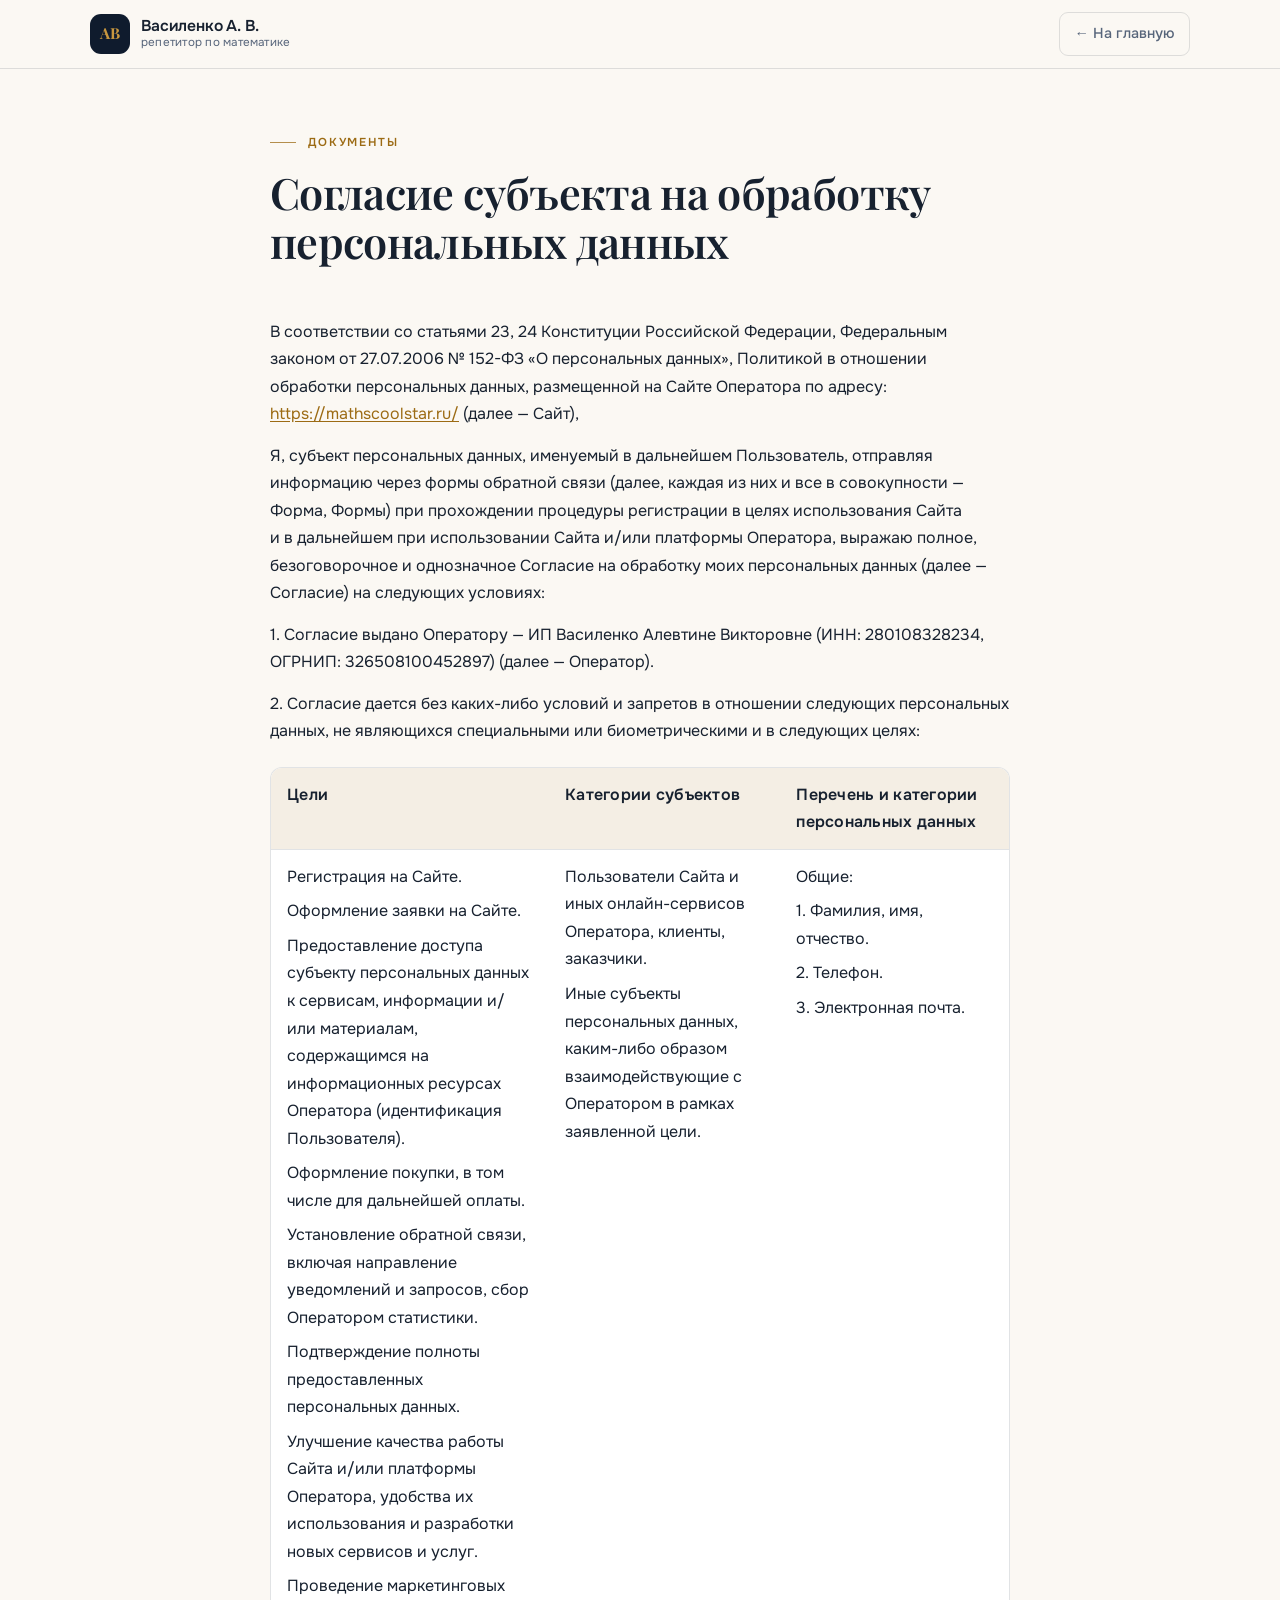
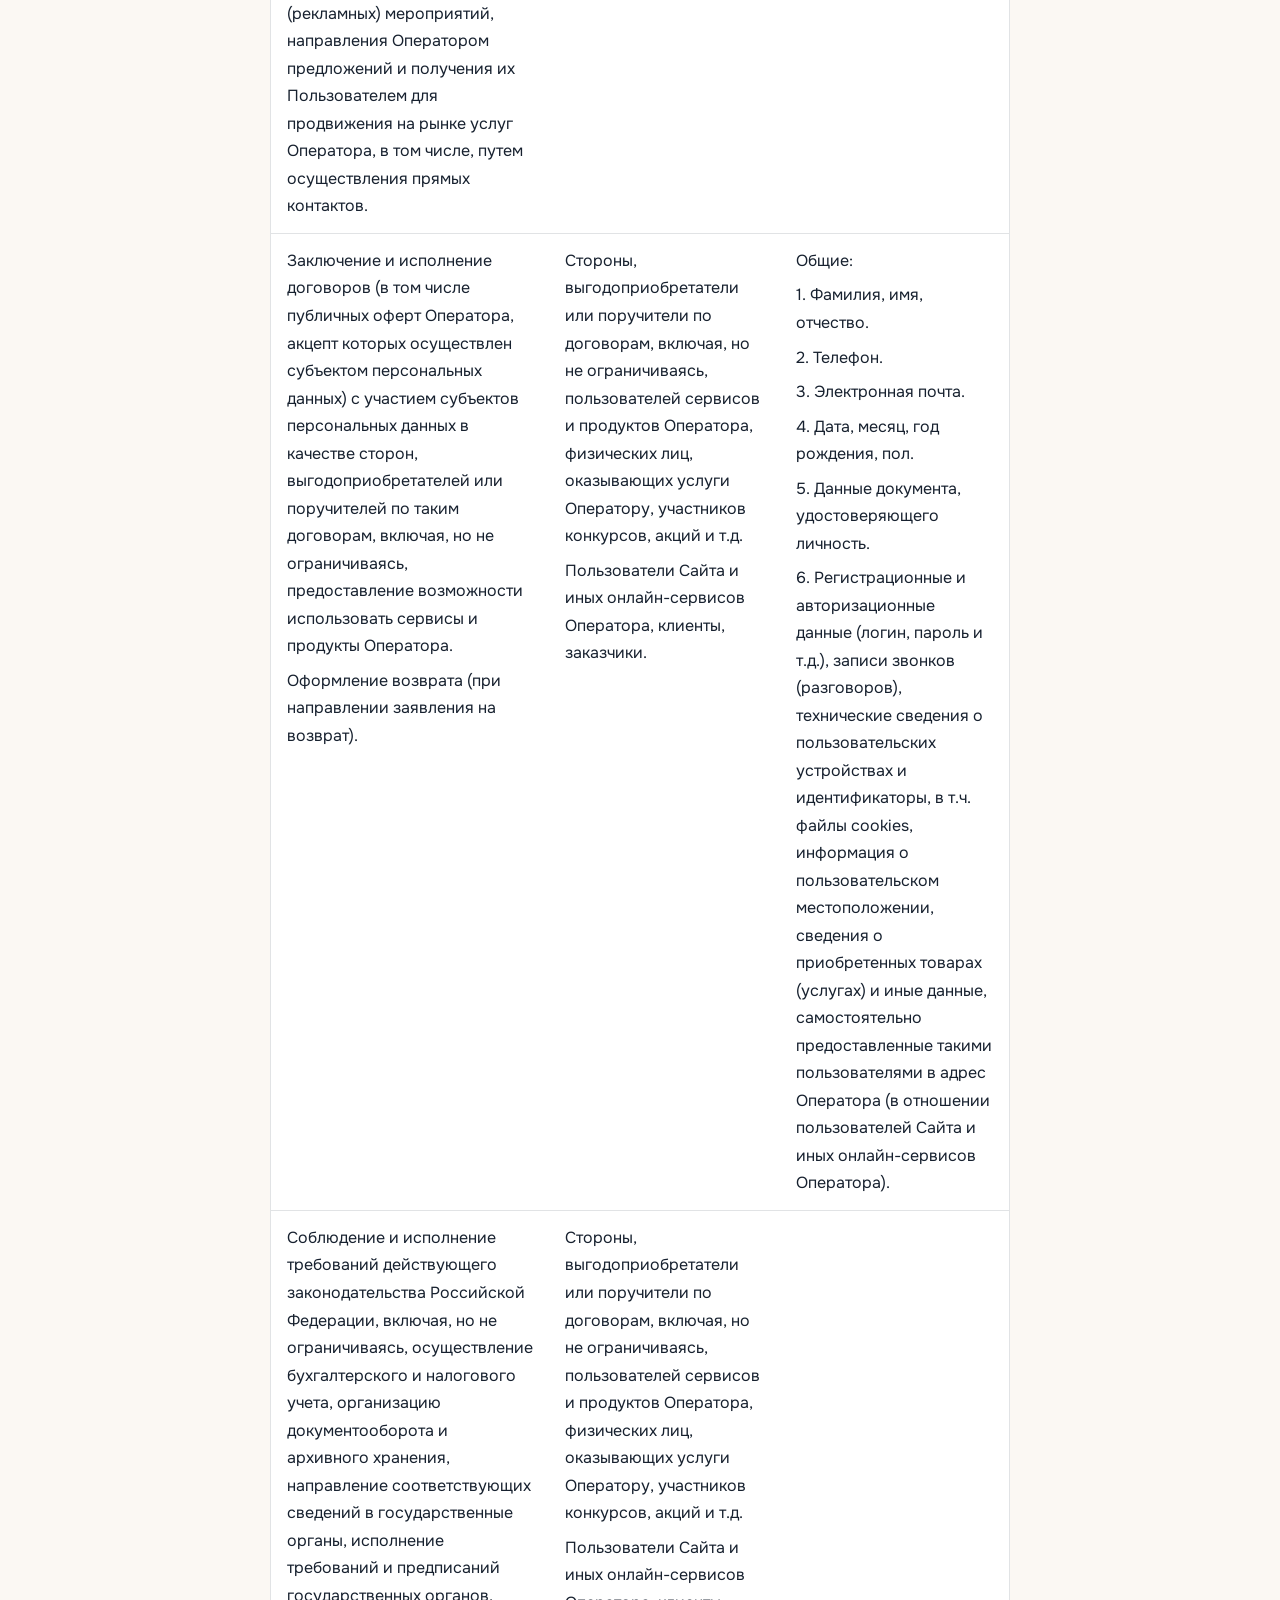
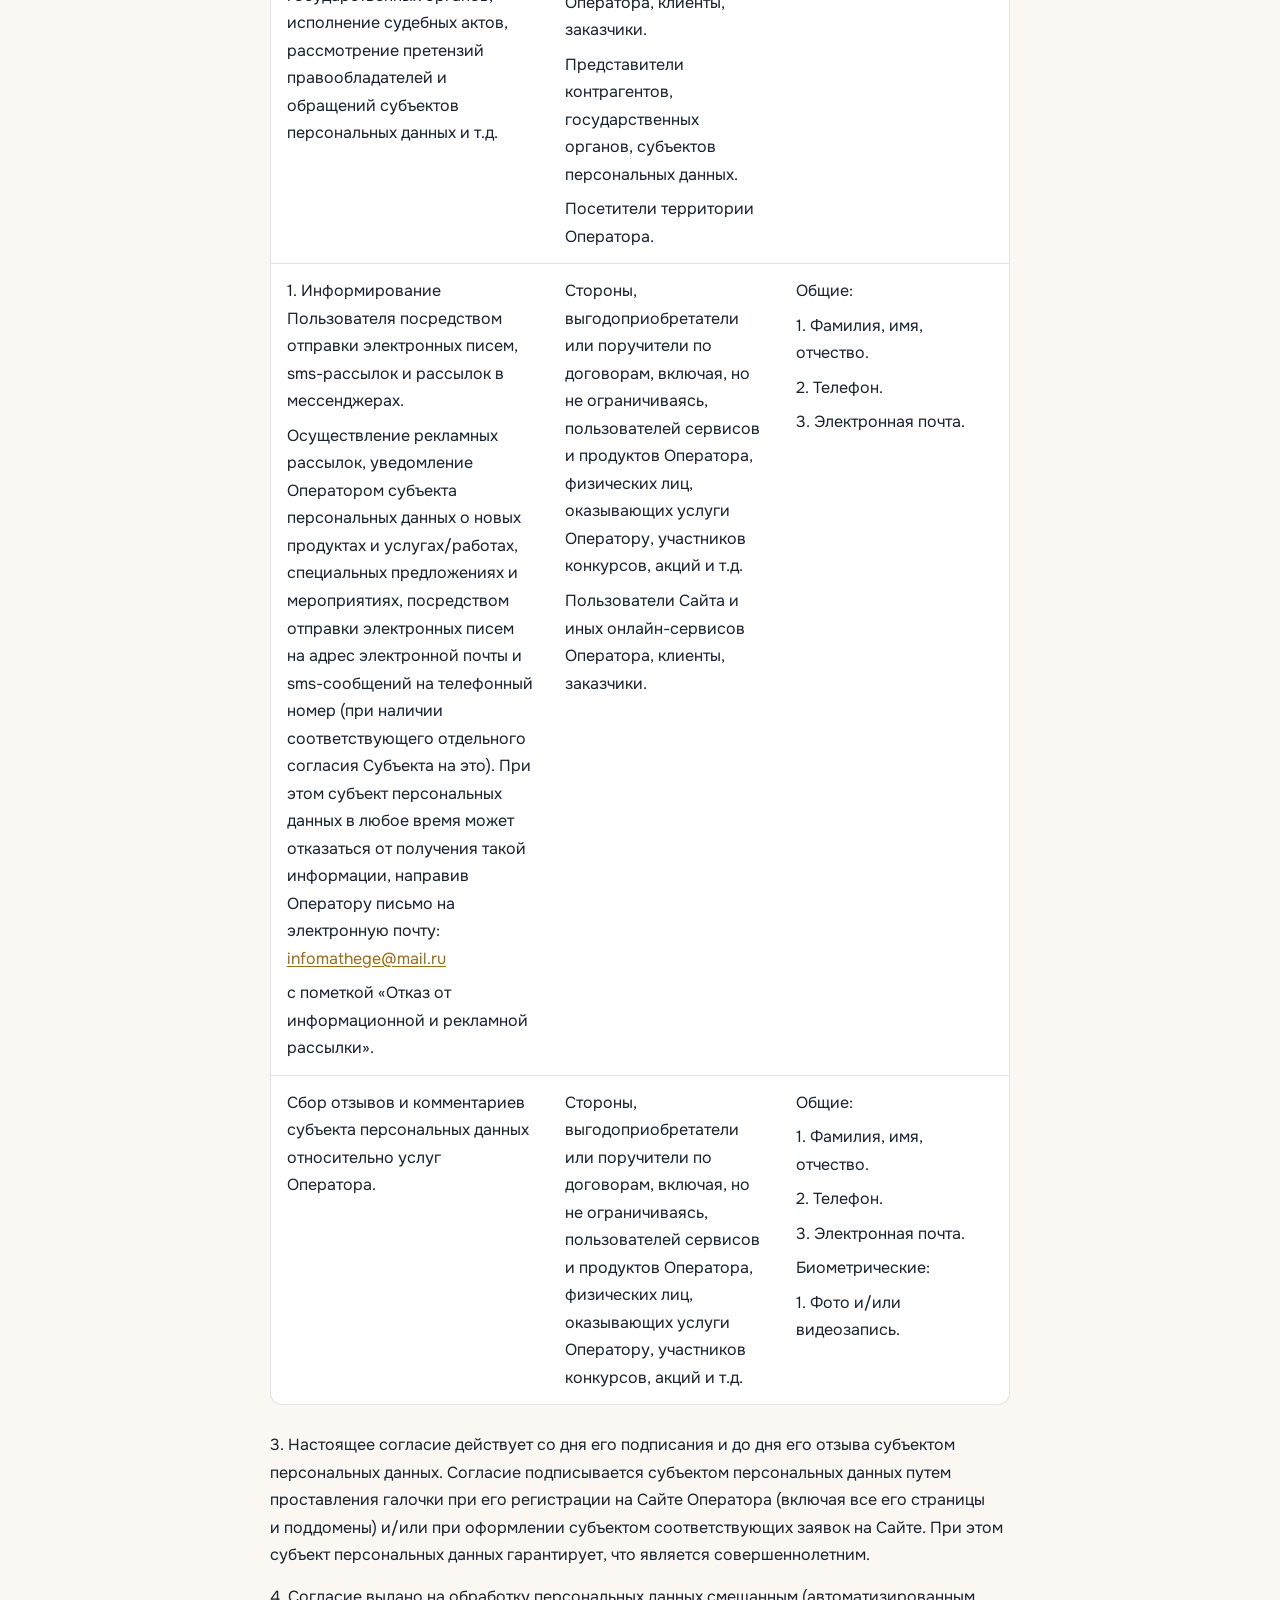
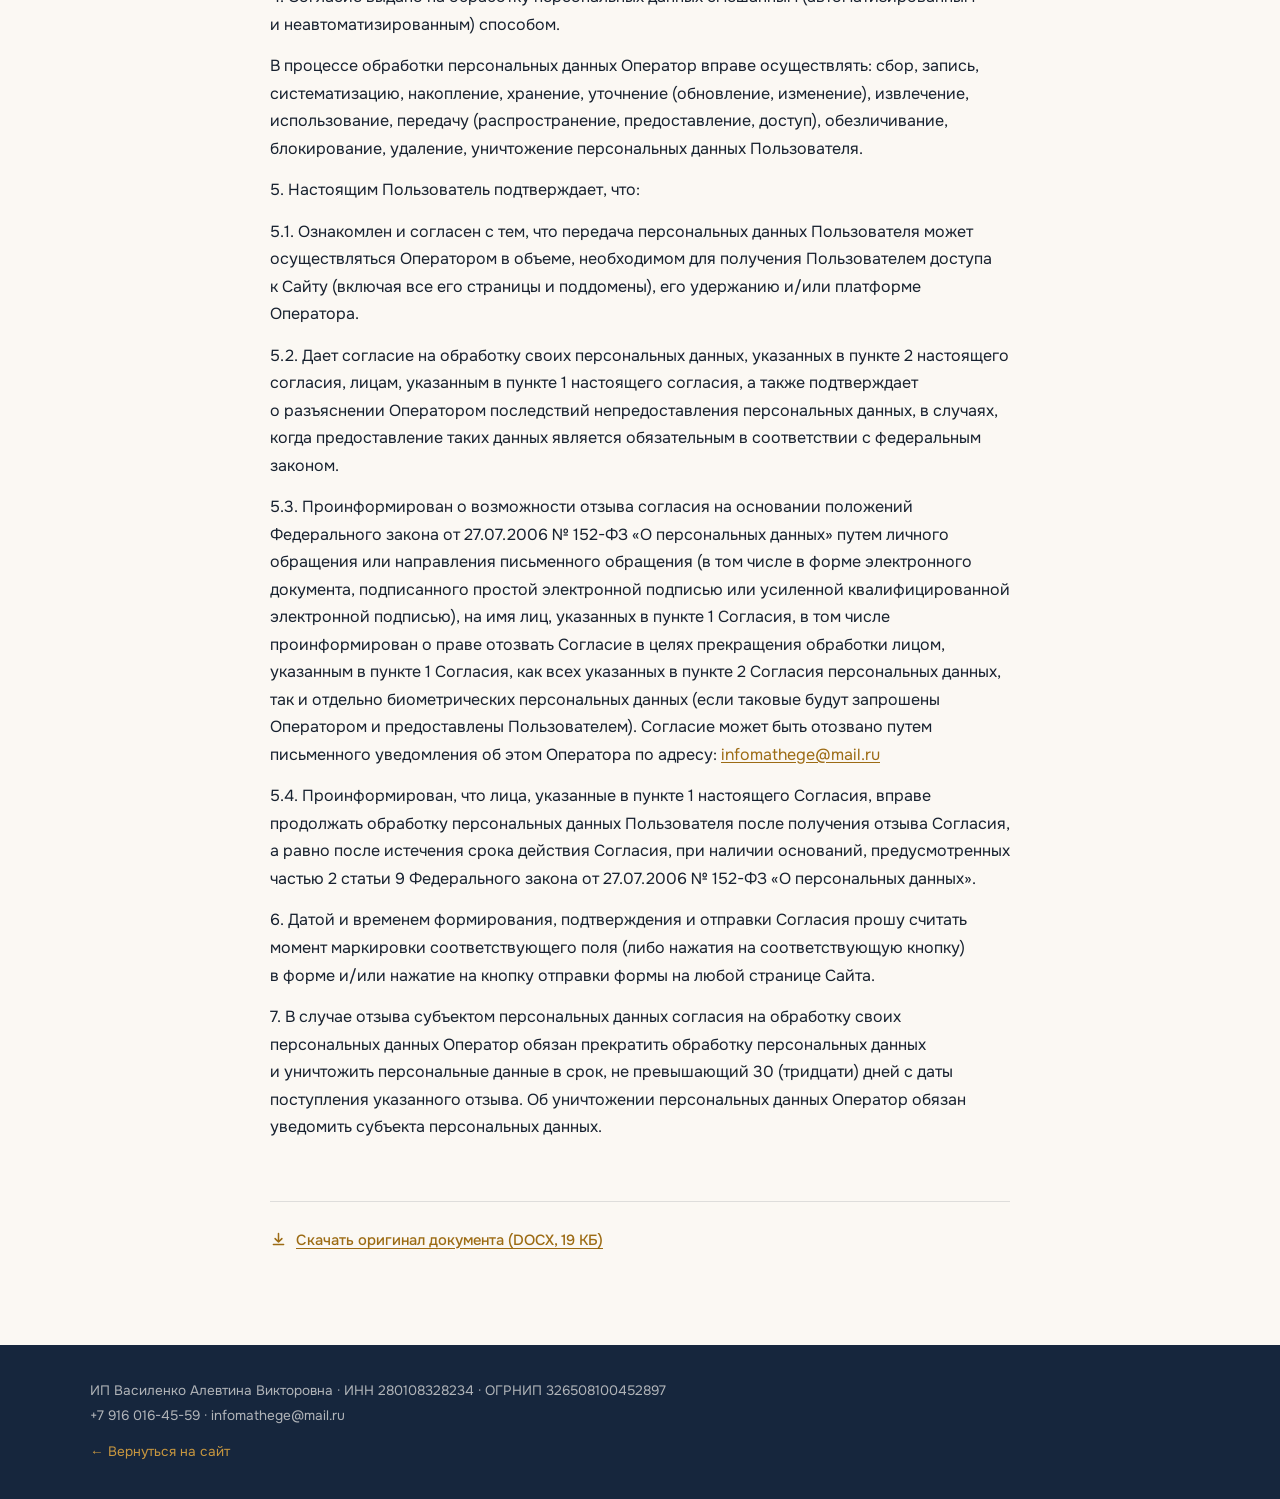
<file: docs/soglasie.html>
<!DOCTYPE html>
<html lang="ru">
<head>
<meta charset="utf-8">
<meta name="viewport" content="width=device-width, initial-scale=1">
<title>Согласие субъекта на обработку персональных данных — Василенко А. В.</title>
<meta name="description" content="Согласие на обработку персональных данных при обращении через формы сайта.">
<meta name="theme-color" content="#0F1B2D">
<link rel="canonical" href="https://mathscoolstar.ru/docs/soglasie.html">
<link rel="icon" href="../assets/img/favicon.svg" type="image/svg+xml">
<link rel="stylesheet" href="../assets/fonts.css">
<link rel="stylesheet" href="../styles.css">
<link rel="stylesheet" href="doc.css">
</head>
<body class="doc-page">

<header class="doc-header">
  <div class="wrap doc-header__inner">
    <a class="brand" href="../index.html">
      <span class="brand__mark" aria-hidden="true">АВ</span>
      <span class="brand__text"><b>Василенко А.&nbsp;В.</b><i>репетитор по математике</i></span>
    </a>
    <a class="doc-back" href="../index.html">← На главную</a>
  </div>
</header>

<main class="wrap doc">
  <p class="eyebrow">Документы</p>
  <h1 class="doc-title">Согласие субъекта на обработку персональных данных</h1>
  
  
  
  

  <div class="doc-body">
<p>В соответствии со статьями 23, 24 Конституции Российской Федерации, Федеральным законом от 27.07.2006 № 152-ФЗ «О персональных данных», Политикой в отношении обработки персональных данных, размещенной на Сайте Оператора по адресу:  <a href="https://mathscoolstar.ru/" target="_blank" rel="noopener">https://mathscoolstar.ru/</a> (далее — Сайт),</p>
<p>Я, субъект персональных данных, именуемый в дальнейшем Пользователь, отправляя информацию через формы обратной связи (далее, каждая из них и все в совокупности — Форма, Формы) при прохождении процедуры регистрации в целях использования Сайта и в дальнейшем при использовании Сайта и/или платформы Оператора, выражаю полное, безоговорочное и однозначное Согласие на обработку моих персональных данных (далее — Согласие) на следующих условиях:</p>
<p>1. Согласие выдано Оператору — ИП Василенко Алевтине Викторовне (ИНН: 280108328234, ОГРНИП: 326508100452897) (далее — Оператор).</p>
<p>2. Согласие дается без каких-либо условий и запретов в отношении следующих персональных данных, не являющихся специальными или биометрическими и в следующих целях:</p>
<div class="doc-tablewrap"><table class="doc-table">
<thead><tr><th><p>Цели</p></th><th><p>Категории субъектов</p></th><th><p>Перечень и категории персональных данных</p></th></tr></thead><tbody>
<tr><td><p>Регистрация на Сайте.</p><p>Оформление заявки на Сайте.</p><p>Предоставление доступа субъекту персональных данных к сервисам, информации и/или материалам, содержащимся на информационных ресурсах Оператора (идентификация Пользователя).</p><p>Оформление покупки, в том числе для дальнейшей оплаты.</p><p>Установление обратной связи, включая направление уведомлений и запросов, сбор Оператором статистики.</p><p>Подтверждение полноты предоставленных персональных данных.</p><p>Улучшение качества работы Сайта и/или платформы Оператора, удобства их использования и разработки новых сервисов и услуг.</p><p>Проведение маркетинговых (рекламных) мероприятий, направления Оператором предложений и получения их Пользователем для продвижения на рынке услуг Оператора, в том числе, путем осуществления прямых контактов.</p></td><td><p>Пользователи Сайта и иных онлайн-сервисов Оператора, клиенты, заказчики.</p><p>Иные субъекты персональных данных, каким-либо образом взаимодействующие с Оператором в рамках заявленной цели.</p></td><td><p>Общие:</p><p>1. Фамилия, имя, отчество.</p><p>2. Телефон.</p><p>3. Электронная почта.</p></td></tr>
<tr><td><p>Заключение и исполнение договоров (в том числе публичных оферт Оператора, акцепт которых осуществлен субъектом персональных данных) с участием субъектов персональных данных в качестве сторон, выгодоприобретателей или поручителей по таким договорам, включая, но не ограничиваясь, предоставление возможности использовать сервисы и продукты Оператора.</p><p>Оформление возврата (при направлении заявления на возврат).</p></td><td><p>Стороны, выгодоприобретатели или поручители по договорам, включая, но не ограничиваясь, пользователей сервисов и продуктов Оператора, физических лиц, оказывающих услуги Оператору, участников конкурсов, акций и т.д.</p><p>Пользователи Сайта и иных онлайн-сервисов Оператора, клиенты, заказчики.</p></td><td><p>Общие:</p><p>1. Фамилия, имя, отчество.</p><p>2. Телефон.</p><p>3. Электронная почта.</p><p>4. Дата, месяц, год рождения, пол.</p><p>5. Данные документа, удостоверяющего личность.</p><p>6. Регистрационные и авторизационные данные (логин, пароль и т.д.), записи звонков (разговоров), технические сведения о пользовательских устройствах и идентификаторы, в т.ч. файлы cookies, информация о пользовательском местоположении, сведения о приобретенных товарах (услугах) и иные данные, самостоятельно предоставленные такими пользователями в адрес Оператора (в отношении пользователей Сайта и иных онлайн-сервисов Оператора).</p></td></tr>
<tr><td><p>Соблюдение и исполнение требований действующего законодательства Российской Федерации, включая, но не ограничиваясь, осуществление бухгалтерского и налогового учета, организацию документооборота и архивного хранения, направление соответствующих сведений в государственные органы, исполнение требований и предписаний государственных органов, исполнение судебных актов, рассмотрение претензий правообладателей и обращений субъектов персональных данных и т.д.</p></td><td><p>Стороны, выгодоприобретатели или поручители по договорам, включая, но не ограничиваясь, пользователей сервисов и продуктов Оператора, физических лиц, оказывающих услуги Оператору, участников конкурсов, акций и т.д.</p><p>Пользователи Сайта и иных онлайн-сервисов Оператора, клиенты, заказчики.</p><p>Представители контрагентов, государственных органов, субъектов персональных данных.</p><p>Посетители территории Оператора.</p></td><td>&nbsp;</td></tr>
<tr><td><p>1. Информирование Пользователя посредством отправки электронных писем, sms-рассылок и рассылок в мессенджерах.</p><p>Осуществление рекламных рассылок, уведомление Оператором субъекта персональных данных о новых продуктах и услугах/работах, специальных предложениях и мероприятиях, посредством отправки электронных писем на адрес электронной почты и sms-сообщений на телефонный номер (при наличии соответствующего отдельного согласия Субъекта на это). При этом субъект персональных данных в любое время может отказаться от получения такой информации, направив Оператору письмо на электронную почту: <a href="mailto:infomathege@mail.ru">infomathege@mail.ru</a></p><p>с пометкой «Отказ от информационной и рекламной рассылки».</p></td><td><p>Стороны, выгодоприобретатели или поручители по договорам, включая, но не ограничиваясь, пользователей сервисов и продуктов Оператора, физических лиц, оказывающих услуги Оператору, участников конкурсов, акций и т.д.</p><p>Пользователи Сайта и иных онлайн-сервисов Оператора, клиенты, заказчики.</p></td><td><p>Общие:</p><p>1. Фамилия, имя, отчество.</p><p>2. Телефон.</p><p>3. Электронная почта.</p></td></tr>
<tr><td><p>Сбор отзывов и комментариев субъекта персональных данных относительно услуг Оператора.</p></td><td><p>Стороны, выгодоприобретатели или поручители по договорам, включая, но не ограничиваясь, пользователей сервисов и продуктов Оператора, физических лиц, оказывающих услуги Оператору, участников конкурсов, акций и т.д.</p></td><td><p>Общие:</p><p>1. Фамилия, имя, отчество.</p><p>2. Телефон.</p><p>3. Электронная почта.</p><p>Биометрические:</p><p>1. Фото и/или видеозапись.</p></td></tr>
</tbody></table></div>
<p>3. Настоящее согласие действует со дня его подписания и до дня его отзыва субъектом персональных данных. Согласие подписывается субъектом персональных данных путем проставления галочки при его регистрации на Сайте Оператора (включая все его страницы и поддомены) и/или при оформлении субъектом соответствующих заявок на Сайте. При этом субъект персональных данных гарантирует, что является совершеннолетним.</p>
<p>4. Согласие выдано на обработку персональных данных смешанным (автоматизированным и неавтоматизированным) способом.</p>
<p>В процессе обработки персональных данных Оператор вправе осуществлять: сбор, запись, систематизацию, накопление, хранение, уточнение (обновление, изменение), извлечение, использование, передачу (распространение, предоставление, доступ), обезличивание, блокирование, удаление, уничтожение персональных данных Пользователя.</p>
<p>5. Настоящим Пользователь подтверждает, что:</p>
<p>5.1. Ознакомлен и согласен с тем, что передача персональных данных Пользователя может осуществляться Оператором в объеме, необходимом для получения Пользователем доступа к Сайту (включая все его страницы и поддомены), его удержанию и/или платформе Оператора.</p>
<p>5.2. Дает согласие на обработку своих персональных данных, указанных в пункте 2 настоящего согласия, лицам, указанным в пункте 1 настоящего согласия, а также подтверждает о разъяснении Оператором последствий непредоставления персональных данных, в случаях, когда предоставление таких данных является обязательным в соответствии с федеральным законом.</p>
<p>5.3. Проинформирован о возможности отзыва согласия на основании положений Федерального закона от 27.07.2006 № 152-ФЗ «О персональных данных» путем личного обращения или направления письменного обращения (в том числе в форме электронного документа, подписанного простой электронной подписью или усиленной квалифицированной электронной подписью), на имя лиц, указанных в пункте 1 Согласия, в том числе проинформирован о праве отозвать Согласие в целях прекращения обработки лицом, указанным в пункте 1 Согласия, как всех указанных в пункте 2 Согласия персональных данных, так и отдельно биометрических персональных данных (если таковые будут запрошены Оператором и предоставлены Пользователем). Согласие может быть отозвано путем письменного уведомления об этом Оператора по адресу: <a href="mailto:infomathege@mail.ru">infomathege@mail.ru</a></p>
<p>5.4. Проинформирован, что лица, указанные в пункте 1 настоящего Согласия, вправе продолжать обработку персональных данных Пользователя после получения отзыва Согласия, а равно после истечения срока действия Согласия, при наличии оснований, предусмотренных частью 2 статьи 9 Федерального закона от 27.07.2006 № 152-ФЗ «О персональных данных».</p>
<p>6. Датой и временем формирования, подтверждения и отправки Согласия прошу считать момент маркировки соответствующего поля (либо нажатия на соответствующую кнопку) в форме и/или нажатие на кнопку отправки формы на любой странице Сайта.</p>
<p>7. В случае отзыва субъектом персональных данных согласия на обработку своих персональных данных Оператор обязан прекратить обработку персональных данных и уничтожить персональные данные в срок, не превышающий 30 (тридцати) дней с даты поступления указанного отзыва. Об уничтожении персональных данных Оператор обязан уведомить субъекта персональных данных.</p>
  </div>

  <p class="doc-download">
    <a href="files/soglasie.docx" download>Скачать оригинал документа (DOCX, 19&nbsp;КБ)</a>
  </p>
</main>

<footer class="doc-footer">
  <div class="wrap">
    <p>ИП Василенко Алевтина Викторовна · ИНН 280108328234 · ОГРНИП 326508100452897</p>
    <p><a href="tel:+79160164559">+7 916 016-45-59</a> · <a href="mailto:infomathege@mail.ru">infomathege@mail.ru</a></p>
    <p class="doc-footer__back"><a href="../index.html">← Вернуться на сайт</a></p>
  </div>
</footer>

</body>
</html>
</file>
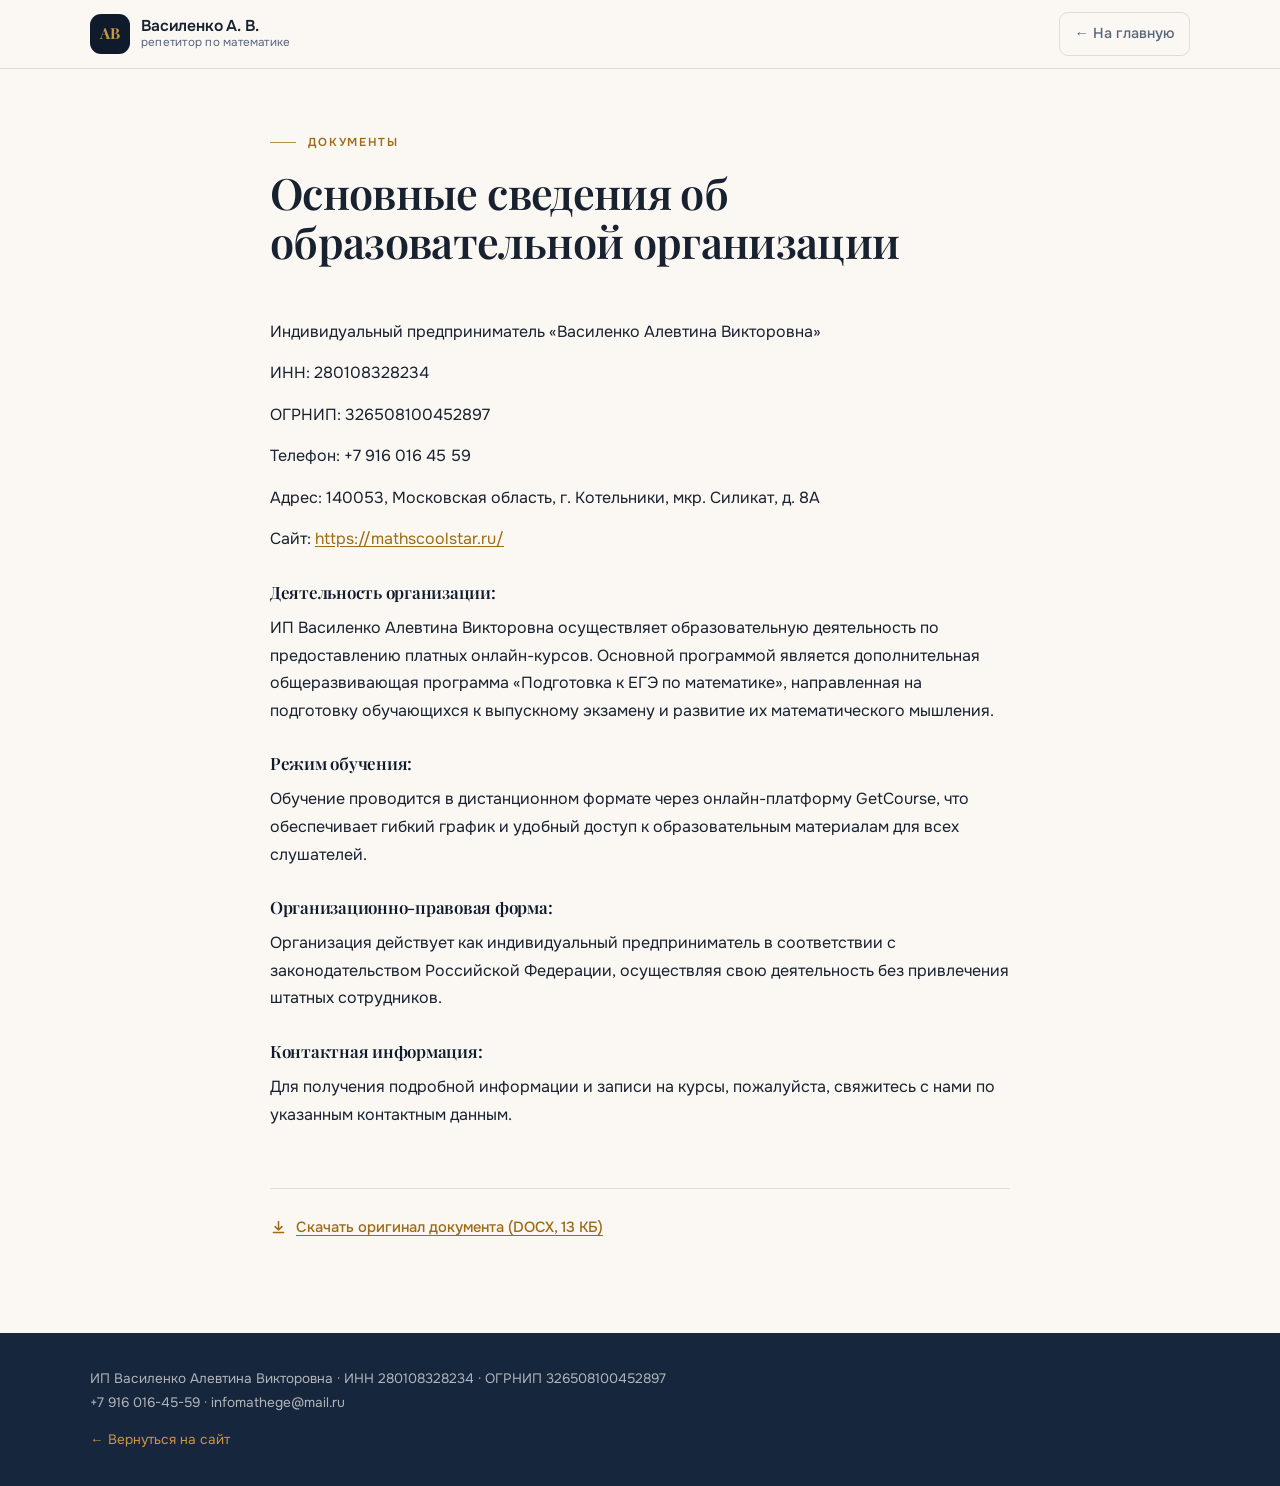
<file: docs/svedeniya.html>
<!DOCTYPE html>
<html lang="ru">
<head>
<meta charset="utf-8">
<meta name="viewport" content="width=device-width, initial-scale=1">
<title>Основные сведения об образовательной организации — Василенко А. В.</title>
<meta name="description" content="Сведения об ИП Василенко А. В.: реквизиты, деятельность, режим обучения.">
<meta name="theme-color" content="#0F1B2D">
<link rel="canonical" href="https://mathscoolstar.ru/docs/svedeniya.html">
<link rel="icon" href="../assets/img/favicon.svg" type="image/svg+xml">
<link rel="stylesheet" href="../assets/fonts.css">
<link rel="stylesheet" href="../styles.css">
<link rel="stylesheet" href="doc.css">
</head>
<body class="doc-page">

<header class="doc-header">
  <div class="wrap doc-header__inner">
    <a class="brand" href="../index.html">
      <span class="brand__mark" aria-hidden="true">АВ</span>
      <span class="brand__text"><b>Василенко А.&nbsp;В.</b><i>репетитор по математике</i></span>
    </a>
    <a class="doc-back" href="../index.html">← На главную</a>
  </div>
</header>

<main class="wrap doc">
  <p class="eyebrow">Документы</p>
  <h1 class="doc-title">Основные сведения об образовательной организации</h1>
  
  
  
  

  <div class="doc-body">
<p>Индивидуальный предприниматель «Василенко Алевтина Викторовна»</p>
<p>ИНН: 280108328234</p>
<p>ОГРНИП: 326508100452897</p>
<p>Телефон: +7 916 016 45 59</p>
<p>Адрес: 140053, Московская область, г. Котельники, мкр. Силикат, д. 8А</p>
<p>Сайт: <a href="https://mathscoolstar.ru/" target="_blank" rel="noopener">https://mathscoolstar.ru/</a></p>
<h3>Деятельность организации:</h3>
<p>ИП Василенко Алевтина Викторовна осуществляет образовательную деятельность по предоставлению платных онлайн-курсов. Основной программой является дополнительная общеразвивающая программа «Подготовка к ЕГЭ по математике», направленная на подготовку обучающихся к выпускному экзамену и развитие их математического мышления.</p>
<h3>Режим обучения:</h3>
<p>Обучение проводится в дистанционном формате через онлайн-платформу GetCourse, что обеспечивает гибкий график и удобный доступ к образовательным материалам для всех слушателей.</p>
<h3>Организационно-правовая форма:</h3>
<p>Организация действует как индивидуальный предприниматель в соответствии с законодательством Российской Федерации, осуществляя свою деятельность без привлечения штатных сотрудников.</p>
<h3>Контактная информация:</h3>
<p>Для получения подробной информации и записи на курсы, пожалуйста, свяжитесь с нами по указанным контактным данным.</p>
  </div>

  <p class="doc-download">
    <a href="files/svedeniya.docx" download>Скачать оригинал документа (DOCX, 13&nbsp;КБ)</a>
  </p>
</main>

<footer class="doc-footer">
  <div class="wrap">
    <p>ИП Василенко Алевтина Викторовна · ИНН 280108328234 · ОГРНИП 326508100452897</p>
    <p><a href="tel:+79160164559">+7 916 016-45-59</a> · <a href="mailto:infomathege@mail.ru">infomathege@mail.ru</a></p>
    <p class="doc-footer__back"><a href="../index.html">← Вернуться на сайт</a></p>
  </div>
</footer>

</body>
</html>
</file>
<file: assets/fonts.css>
/* Onest 400 — cyrillic-ext */
@font-face {
  font-family: 'Onest';
  font-style: normal;
  font-weight: 400;
  font-display: swap;
  src: url(fonts/onest-400-cyrillic-ext.woff2) format('woff2');
  unicode-range: U+0460-052F, U+1C80-1C8A, U+20B4, U+2DE0-2DFF, U+A640-A69F, U+FE2E-FE2F;
}

/* Onest 400 — cyrillic */
@font-face {
  font-family: 'Onest';
  font-style: normal;
  font-weight: 400;
  font-display: swap;
  src: url(fonts/onest-400-cyrillic.woff2) format('woff2');
  unicode-range: U+0301, U+0400-045F, U+0490-0491, U+04B0-04B1, U+2116;
}

/* Onest 400 — latin-ext */
@font-face {
  font-family: 'Onest';
  font-style: normal;
  font-weight: 400;
  font-display: swap;
  src: url(fonts/onest-400-latin-ext.woff2) format('woff2');
  unicode-range: U+0100-02BA, U+02BD-02C5, U+02C7-02CC, U+02CE-02D7, U+02DD-02FF, U+0304, U+0308, U+0329, U+1D00-1DBF, U+1E00-1E9F, U+1EF2-1EFF, U+2020, U+20A0-20AB, U+20AD-20C0, U+2113, U+2C60-2C7F, U+A720-A7FF;
}

/* Onest 400 — latin */
@font-face {
  font-family: 'Onest';
  font-style: normal;
  font-weight: 400;
  font-display: swap;
  src: url(fonts/onest-400-latin.woff2) format('woff2');
  unicode-range: U+0000-00FF, U+0131, U+0152-0153, U+02BB-02BC, U+02C6, U+02DA, U+02DC, U+0304, U+0308, U+0329, U+2000-206F, U+20AC, U+2122, U+2191, U+2193, U+2212, U+2215, U+FEFF, U+FFFD;
}

/* Onest 500 — cyrillic-ext */
@font-face {
  font-family: 'Onest';
  font-style: normal;
  font-weight: 500;
  font-display: swap;
  src: url(fonts/onest-500-cyrillic-ext.woff2) format('woff2');
  unicode-range: U+0460-052F, U+1C80-1C8A, U+20B4, U+2DE0-2DFF, U+A640-A69F, U+FE2E-FE2F;
}

/* Onest 500 — cyrillic */
@font-face {
  font-family: 'Onest';
  font-style: normal;
  font-weight: 500;
  font-display: swap;
  src: url(fonts/onest-500-cyrillic.woff2) format('woff2');
  unicode-range: U+0301, U+0400-045F, U+0490-0491, U+04B0-04B1, U+2116;
}

/* Onest 500 — latin-ext */
@font-face {
  font-family: 'Onest';
  font-style: normal;
  font-weight: 500;
  font-display: swap;
  src: url(fonts/onest-500-latin-ext.woff2) format('woff2');
  unicode-range: U+0100-02BA, U+02BD-02C5, U+02C7-02CC, U+02CE-02D7, U+02DD-02FF, U+0304, U+0308, U+0329, U+1D00-1DBF, U+1E00-1E9F, U+1EF2-1EFF, U+2020, U+20A0-20AB, U+20AD-20C0, U+2113, U+2C60-2C7F, U+A720-A7FF;
}

/* Onest 500 — latin */
@font-face {
  font-family: 'Onest';
  font-style: normal;
  font-weight: 500;
  font-display: swap;
  src: url(fonts/onest-500-latin.woff2) format('woff2');
  unicode-range: U+0000-00FF, U+0131, U+0152-0153, U+02BB-02BC, U+02C6, U+02DA, U+02DC, U+0304, U+0308, U+0329, U+2000-206F, U+20AC, U+2122, U+2191, U+2193, U+2212, U+2215, U+FEFF, U+FFFD;
}

/* Onest 600 — cyrillic-ext */
@font-face {
  font-family: 'Onest';
  font-style: normal;
  font-weight: 600;
  font-display: swap;
  src: url(fonts/onest-600-cyrillic-ext.woff2) format('woff2');
  unicode-range: U+0460-052F, U+1C80-1C8A, U+20B4, U+2DE0-2DFF, U+A640-A69F, U+FE2E-FE2F;
}

/* Onest 600 — cyrillic */
@font-face {
  font-family: 'Onest';
  font-style: normal;
  font-weight: 600;
  font-display: swap;
  src: url(fonts/onest-600-cyrillic.woff2) format('woff2');
  unicode-range: U+0301, U+0400-045F, U+0490-0491, U+04B0-04B1, U+2116;
}

/* Onest 600 — latin-ext */
@font-face {
  font-family: 'Onest';
  font-style: normal;
  font-weight: 600;
  font-display: swap;
  src: url(fonts/onest-600-latin-ext.woff2) format('woff2');
  unicode-range: U+0100-02BA, U+02BD-02C5, U+02C7-02CC, U+02CE-02D7, U+02DD-02FF, U+0304, U+0308, U+0329, U+1D00-1DBF, U+1E00-1E9F, U+1EF2-1EFF, U+2020, U+20A0-20AB, U+20AD-20C0, U+2113, U+2C60-2C7F, U+A720-A7FF;
}

/* Onest 600 — latin */
@font-face {
  font-family: 'Onest';
  font-style: normal;
  font-weight: 600;
  font-display: swap;
  src: url(fonts/onest-600-latin.woff2) format('woff2');
  unicode-range: U+0000-00FF, U+0131, U+0152-0153, U+02BB-02BC, U+02C6, U+02DA, U+02DC, U+0304, U+0308, U+0329, U+2000-206F, U+20AC, U+2122, U+2191, U+2193, U+2212, U+2215, U+FEFF, U+FFFD;
}

/* Onest 700 — cyrillic-ext */
@font-face {
  font-family: 'Onest';
  font-style: normal;
  font-weight: 700;
  font-display: swap;
  src: url(fonts/onest-700-cyrillic-ext.woff2) format('woff2');
  unicode-range: U+0460-052F, U+1C80-1C8A, U+20B4, U+2DE0-2DFF, U+A640-A69F, U+FE2E-FE2F;
}

/* Onest 700 — cyrillic */
@font-face {
  font-family: 'Onest';
  font-style: normal;
  font-weight: 700;
  font-display: swap;
  src: url(fonts/onest-700-cyrillic.woff2) format('woff2');
  unicode-range: U+0301, U+0400-045F, U+0490-0491, U+04B0-04B1, U+2116;
}

/* Onest 700 — latin-ext */
@font-face {
  font-family: 'Onest';
  font-style: normal;
  font-weight: 700;
  font-display: swap;
  src: url(fonts/onest-700-latin-ext.woff2) format('woff2');
  unicode-range: U+0100-02BA, U+02BD-02C5, U+02C7-02CC, U+02CE-02D7, U+02DD-02FF, U+0304, U+0308, U+0329, U+1D00-1DBF, U+1E00-1E9F, U+1EF2-1EFF, U+2020, U+20A0-20AB, U+20AD-20C0, U+2113, U+2C60-2C7F, U+A720-A7FF;
}

/* Onest 700 — latin */
@font-face {
  font-family: 'Onest';
  font-style: normal;
  font-weight: 700;
  font-display: swap;
  src: url(fonts/onest-700-latin.woff2) format('woff2');
  unicode-range: U+0000-00FF, U+0131, U+0152-0153, U+02BB-02BC, U+02C6, U+02DA, U+02DC, U+0304, U+0308, U+0329, U+2000-206F, U+20AC, U+2122, U+2191, U+2193, U+2212, U+2215, U+FEFF, U+FFFD;
}

/* PlayfairDisplay 500 — cyrillic */
@font-face {
  font-family: 'Playfair Display';
  font-style: normal;
  font-weight: 500;
  font-display: swap;
  src: url(fonts/playfairdisplay-500-cyrillic.woff2) format('woff2');
  unicode-range: U+0301, U+0400-045F, U+0490-0491, U+04B0-04B1, U+2116;
}

/* PlayfairDisplay 500 — latin-ext */
@font-face {
  font-family: 'Playfair Display';
  font-style: normal;
  font-weight: 500;
  font-display: swap;
  src: url(fonts/playfairdisplay-500-latin-ext.woff2) format('woff2');
  unicode-range: U+0100-02BA, U+02BD-02C5, U+02C7-02CC, U+02CE-02D7, U+02DD-02FF, U+0304, U+0308, U+0329, U+1D00-1DBF, U+1E00-1E9F, U+1EF2-1EFF, U+2020, U+20A0-20AB, U+20AD-20C0, U+2113, U+2C60-2C7F, U+A720-A7FF;
}

/* PlayfairDisplay 500 — latin */
@font-face {
  font-family: 'Playfair Display';
  font-style: normal;
  font-weight: 500;
  font-display: swap;
  src: url(fonts/playfairdisplay-500-latin.woff2) format('woff2');
  unicode-range: U+0000-00FF, U+0131, U+0152-0153, U+02BB-02BC, U+02C6, U+02DA, U+02DC, U+0304, U+0308, U+0329, U+2000-206F, U+20AC, U+2122, U+2191, U+2193, U+2212, U+2215, U+FEFF, U+FFFD;
}

/* PlayfairDisplay 600 — cyrillic */
@font-face {
  font-family: 'Playfair Display';
  font-style: normal;
  font-weight: 600;
  font-display: swap;
  src: url(fonts/playfairdisplay-600-cyrillic.woff2) format('woff2');
  unicode-range: U+0301, U+0400-045F, U+0490-0491, U+04B0-04B1, U+2116;
}

/* PlayfairDisplay 600 — latin-ext */
@font-face {
  font-family: 'Playfair Display';
  font-style: normal;
  font-weight: 600;
  font-display: swap;
  src: url(fonts/playfairdisplay-600-latin-ext.woff2) format('woff2');
  unicode-range: U+0100-02BA, U+02BD-02C5, U+02C7-02CC, U+02CE-02D7, U+02DD-02FF, U+0304, U+0308, U+0329, U+1D00-1DBF, U+1E00-1E9F, U+1EF2-1EFF, U+2020, U+20A0-20AB, U+20AD-20C0, U+2113, U+2C60-2C7F, U+A720-A7FF;
}

/* PlayfairDisplay 600 — latin */
@font-face {
  font-family: 'Playfair Display';
  font-style: normal;
  font-weight: 600;
  font-display: swap;
  src: url(fonts/playfairdisplay-600-latin.woff2) format('woff2');
  unicode-range: U+0000-00FF, U+0131, U+0152-0153, U+02BB-02BC, U+02C6, U+02DA, U+02DC, U+0304, U+0308, U+0329, U+2000-206F, U+20AC, U+2122, U+2191, U+2193, U+2212, U+2215, U+FEFF, U+FFFD;
}

/* PlayfairDisplay 700 — cyrillic */
@font-face {
  font-family: 'Playfair Display';
  font-style: normal;
  font-weight: 700;
  font-display: swap;
  src: url(fonts/playfairdisplay-700-cyrillic.woff2) format('woff2');
  unicode-range: U+0301, U+0400-045F, U+0490-0491, U+04B0-04B1, U+2116;
}

/* PlayfairDisplay 700 — latin-ext */
@font-face {
  font-family: 'Playfair Display';
  font-style: normal;
  font-weight: 700;
  font-display: swap;
  src: url(fonts/playfairdisplay-700-latin-ext.woff2) format('woff2');
  unicode-range: U+0100-02BA, U+02BD-02C5, U+02C7-02CC, U+02CE-02D7, U+02DD-02FF, U+0304, U+0308, U+0329, U+1D00-1DBF, U+1E00-1E9F, U+1EF2-1EFF, U+2020, U+20A0-20AB, U+20AD-20C0, U+2113, U+2C60-2C7F, U+A720-A7FF;
}

/* PlayfairDisplay 700 — latin */
@font-face {
  font-family: 'Playfair Display';
  font-style: normal;
  font-weight: 700;
  font-display: swap;
  src: url(fonts/playfairdisplay-700-latin.woff2) format('woff2');
  unicode-range: U+0000-00FF, U+0131, U+0152-0153, U+02BB-02BC, U+02C6, U+02DA, U+02DC, U+0304, U+0308, U+0329, U+2000-206F, U+20AC, U+2122, U+2191, U+2193, U+2212, U+2215, U+FEFF, U+FFFD;
}
</file>
<file: styles.css>
/* ══════════════════════════════════════════════════════════════
   Математика с Василенко А. В. — стили лендинга
   Палитра: ink #0F1B2D · gold #C8973F · paper #FBF8F3
   ══════════════════════════════════════════════════════════════ */

/* ── 1. Токены ─────────────────────────────────────────────── */
:root{
  --ink:        #0F1B2D;
  --ink-2:      #16263D;
  --ink-3:      #22354F;
  --paper:      #FBF8F3;
  --paper-2:    #F4EEE4;
  --white:      #FFFFFF;

  --gold:       #C8973F;   /* на тёмном фоне и декор */
  --gold-deep:  #9C6B14;   /* текст/акценты на светлом */
  --gold-soft:  #E8D3A6;

  --text:       #17212F;
  --muted:      #57657A;
  --muted-light:rgba(251,248,243,.68);
  --line:       rgba(15,27,45,.12);
  --line-light: rgba(251,248,243,.16);

  --font-body:    'Onest', -apple-system, BlinkMacSystemFont, 'Segoe UI', Roboto, Arial, sans-serif;
  --font-display: 'Playfair Display', 'Times New Roman', Georgia, serif;

  --wrap: 1180px;
  --pad: clamp(18px, 4.2vw, 40px);
  --sec: clamp(68px, 8.5vw, 124px);
  --r: 14px;
  --ease: cubic-bezier(.22,.7,.28,1);

  --shadow-sm: 0 2px 8px rgba(15,27,45,.05);
  --shadow-md: 0 14px 40px -18px rgba(15,27,45,.28);
  --shadow-lg: 0 34px 70px -30px rgba(15,27,45,.42);
}

/* ── 2. База ───────────────────────────────────────────────── */
*,*::before,*::after{ box-sizing:border-box }
html{ scroll-behavior:smooth; scroll-padding-top:84px; -webkit-text-size-adjust:100% }
body{
  margin:0;
  font-family:var(--font-body);
  font-size:clamp(15.5px,1.02vw,17px);
  line-height:1.65;
  color:var(--text);
  background:var(--paper);
  overflow-x:hidden;
  font-feature-settings:'ss01','cv01';
}
img,picture,svg{ max-width:100%; display:block }
img{ height:auto }   /* иначе HTML-атрибут height растягивает картинку */
h1,h2,h3{ font-family:var(--font-display); font-weight:600; line-height:1.14; letter-spacing:-.015em; margin:0 }
p{ margin:0 }
ul,ol{ margin:0; padding:0; list-style:none }
a{ color:inherit; text-decoration:none }
button{ font:inherit; color:inherit; border:0; background:none; cursor:pointer }
::selection{ background:var(--gold-soft); color:var(--ink) }

:focus-visible{ outline:2.5px solid var(--gold-deep); outline-offset:3px; border-radius:4px }
.section--ink :focus-visible,.finale :focus-visible,.site-footer :focus-visible{ outline-color:var(--gold) }

.skip-link{
  position:absolute; left:-9999px; top:12px; z-index:200;
  background:var(--ink); color:var(--paper); padding:12px 20px; border-radius:8px;
}
.skip-link:focus{ left:12px }

.wrap{ width:100%; max-width:var(--wrap); margin-inline:auto; padding-inline:var(--pad) }

/* ── 3. Общие элементы ─────────────────────────────────────── */
.eyebrow{
  font-size:.72rem; font-weight:600; letter-spacing:.16em; text-transform:uppercase;
  color:var(--gold-deep); margin-bottom:16px; display:flex; align-items:center; gap:12px;
}
.eyebrow::before{ content:''; width:26px; height:1.5px; background:currentColor; flex:none; opacity:.75 }
.section--ink .eyebrow,.finale .eyebrow{ color:var(--gold) }
.section__head--center .eyebrow,.finale .eyebrow{ justify-content:center }

.section{ padding-block:var(--sec); position:relative }
.section--paper{ background:var(--paper-2) }
.section--ink{ background:var(--ink); color:var(--paper) }
.section--ink .section__title{ color:var(--paper) }

.section__head{ max-width:660px; margin-bottom:clamp(38px,4.6vw,62px) }
.section__head--center{ margin-inline:auto; text-align:center }
.section__title{ font-size:clamp(1.85rem,3.5vw,2.85rem); text-wrap:balance }
.section__lead{ margin-top:18px; color:var(--muted); font-size:1.06rem; max-width:58ch }
.section--ink .section__lead{ color:var(--muted-light) }
.section__head--center .section__lead{ margin-inline:auto }

.mini-title{ font-size:1.12rem; margin-top:34px; margin-bottom:16px }

/* Кнопки */
.btn{
  --bg:var(--gold); --fg:var(--ink);
  display:inline-flex; align-items:center; justify-content:center; gap:9px;
  padding:14px 26px; border-radius:10px;
  background:var(--bg); color:var(--fg);
  font-weight:600; font-size:.95rem; letter-spacing:.005em;
  border:1.5px solid transparent;
  transition:transform .22s var(--ease), box-shadow .22s var(--ease), background .22s var(--ease), color .22s var(--ease);
  will-change:transform;
}
.btn--gold{ box-shadow:0 10px 26px -12px rgba(200,151,63,.85) }
.btn--gold:hover{ background:#D9A952; transform:translateY(-2px); box-shadow:0 16px 32px -12px rgba(200,151,63,.95) }
.btn--ghost{ background:transparent; color:var(--ink); border-color:rgba(15,27,45,.22) }
.btn--ghost:hover{ background:var(--ink); color:var(--paper); border-color:var(--ink); transform:translateY(-2px) }
.btn--ghost-light{ background:transparent; color:var(--paper); border-color:var(--line-light) }
.btn--ghost-light:hover{ background:rgba(251,248,243,.1); border-color:var(--gold); transform:translateY(-2px) }
.btn--lg{ padding:17px 34px; font-size:1.02rem }
.btn--sm{ padding:10px 18px; font-size:.88rem; border-radius:9px }
.btn--full{ width:100% }
.btn:active{ transform:translateY(0) scale(.985) }

/* Чипы и галочки */
.chips{ display:flex; flex-wrap:wrap; gap:9px; margin-block:20px }
.chips li{
  padding:7px 15px; border-radius:100px; font-size:.85rem; font-weight:500;
  background:rgba(200,151,63,.13); color:var(--gold-deep); border:1px solid rgba(156,107,20,.24);
}
.ticks{ display:grid; gap:11px; margin-block:22px }
.ticks li{ position:relative; padding-left:30px; color:var(--muted); font-size:.96rem }
.ticks li::before{
  content:''; position:absolute; left:0; top:.42em; width:17px; height:17px; border-radius:50%;
  background:rgba(200,151,63,.16);
  background-image:url("data:image/svg+xml,%3Csvg xmlns='http://www.w3.org/2000/svg' viewBox='0 0 20 20'%3E%3Cpath d='M5 10.4l3.2 3.2L15 6.6' fill='none' stroke='%239C6B14' stroke-width='2.4' stroke-linecap='round' stroke-linejoin='round'/%3E%3C/svg%3E");
  background-size:13px; background-repeat:no-repeat; background-position:center;
}

/* Акцент в заголовке */
.mark{ position:relative; white-space:nowrap; color:var(--gold-deep) }
.mark::after{
  content:''; position:absolute; left:-2px; right:-2px; bottom:.03em; height:.34em;
  background:linear-gradient(90deg,rgba(200,151,63,.32),rgba(200,151,63,.16));
  border-radius:3px; z-index:-1;
}

/* ── 4. Шапка ──────────────────────────────────────────────── */
.site-header{
  position:fixed; inset:0 0 auto; z-index:80;
  transition:background .3s var(--ease), box-shadow .3s var(--ease), border-color .3s var(--ease);
  border-bottom:1px solid transparent;
}
.site-header.is-stuck{
  background:rgba(251,248,243,.9);
  -webkit-backdrop-filter:saturate(180%) blur(14px); backdrop-filter:saturate(180%) blur(14px);
  border-bottom-color:var(--line);
  box-shadow:0 4px 24px -18px rgba(15,27,45,.5);
}
.header__inner{ display:flex; align-items:center; gap:26px; height:74px; transition:height .3s var(--ease) }
.site-header.is-stuck .header__inner{ height:64px }

.brand{ display:flex; align-items:center; gap:11px; margin-right:auto; flex:none }
.brand__mark{
  width:40px; height:40px; flex:none; border-radius:11px;
  background:var(--ink); color:var(--gold);
  display:grid; place-items:center;
  font-family:var(--font-display); font-weight:700; font-size:.95rem; letter-spacing:-.02em;
}
.brand__text{ display:flex; flex-direction:column; line-height:1.24 }
.brand__text b{ font-size:.98rem; font-weight:600; letter-spacing:-.01em }
.brand__text i{ font-style:normal; font-size:.73rem; color:var(--muted); letter-spacing:.02em }

.nav{ display:flex; gap:6px }
.nav a{
  position:relative; padding:9px 13px; border-radius:8px;
  font-size:.92rem; font-weight:500; color:var(--muted);
  transition:color .2s var(--ease), background .2s var(--ease);
}
.nav a:hover{ color:var(--ink); background:rgba(15,27,45,.05) }
.nav a.is-active{ color:var(--ink) }
.nav a.is-active::after{
  content:''; position:absolute; left:13px; right:13px; bottom:3px; height:1.5px;
  background:var(--gold-deep); border-radius:2px;
}

.header__cta{ display:flex; align-items:center; gap:16px; flex:none }
.tel-link{ font-weight:600; font-size:.93rem; white-space:nowrap; transition:color .2s var(--ease) }
.tel-link:hover{ color:var(--gold-deep) }

.burger{ display:none; width:42px; height:42px; padding:11px; flex:none }
.burger span{ display:block; height:1.8px; background:var(--ink); border-radius:2px; transition:transform .3s var(--ease), opacity .2s }
.burger span+span{ margin-top:5px }
.burger[aria-expanded="true"] span:nth-child(1){ transform:translateY(6.8px) rotate(45deg) }
.burger[aria-expanded="true"] span:nth-child(2){ opacity:0 }
.burger[aria-expanded="true"] span:nth-child(3){ transform:translateY(-6.8px) rotate(-45deg) }

/* ── 5. Герой ──────────────────────────────────────────────── */
.hero{
  position:relative; padding-top:clamp(112px,13vw,168px); padding-bottom:clamp(56px,7vw,96px);
  background:
    radial-gradient(120% 90% at 82% 8%, rgba(200,151,63,.11), transparent 58%),
    linear-gradient(rgba(15,27,45,.038) 1px, transparent 1px) 0 0/30px 30px,
    linear-gradient(90deg, rgba(15,27,45,.038) 1px, transparent 1px) 0 0/30px 30px,
    var(--paper);
  overflow:hidden;
}
.hero::after{
  content:''; position:absolute; inset:auto 0 0; height:180px;
  background:linear-gradient(to bottom, transparent, var(--paper)); pointer-events:none;
}
.hero__deco{
  position:absolute; top:-6%; right:-8%; width:min(560px,52vw); color:var(--gold);
  opacity:.16; pointer-events:none;
}
.hero__grid{ display:grid; grid-template-columns:1.06fr .82fr; gap:clamp(34px,5vw,76px); align-items:center; position:relative; z-index:1 }
.hero__title{ font-size:clamp(2.15rem,5.1vw,4rem); margin-bottom:22px }
.hero__lead{ font-size:clamp(1rem,1.15vw,1.13rem); color:var(--muted); max-width:52ch }
.hero__lead b{ color:var(--text); font-weight:600 }
.hero__actions{ display:flex; flex-wrap:wrap; gap:13px; margin-top:32px }
.hero__note{
  display:inline-flex; align-items:center; gap:10px; margin-top:26px;
  font-size:.93rem; color:var(--muted);
}
.hero__note b{ color:var(--gold-deep) }
.hero__note .ico{ width:19px; height:19px; color:var(--gold-deep); flex:none }

.hero__figure{ position:relative; justify-self:center }
.portrait{ position:relative; max-width:440px }
.portrait::before{
  content:''; position:absolute; inset:16px -16px -16px 16px;
  border:1.5px solid var(--gold); border-radius:var(--r); opacity:.42;
}
.portrait img{
  position:relative; width:100%; height:auto; border-radius:var(--r);
  box-shadow:var(--shadow-lg); background:var(--paper-2);
}
.portrait__badge{
  position:absolute; left:-6px; bottom:34px; z-index:2;
  display:flex; flex-direction:column; gap:5px;
  padding:15px 20px; border-radius:12px;
  background:var(--ink); color:var(--paper);
  box-shadow:var(--shadow-md);
}
.portrait__badge b{
  font-family:var(--font-display); font-size:1.04rem; color:var(--gold);
  line-height:1.22; letter-spacing:-.01em;
}
.portrait__badge span{ font-size:.76rem; line-height:1.35; color:var(--muted-light) }

/* ── 6. Цифры ──────────────────────────────────────────────── */
.stats{ background:var(--paper); padding-bottom:clamp(20px,3vw,36px) }
.stats__grid{
  display:grid; grid-template-columns:repeat(4,1fr);
  border-top:1px solid var(--line); border-bottom:1px solid var(--line);
}
.stat{ padding:clamp(26px,3.4vw,42px) clamp(10px,2vw,28px); position:relative; text-align:center }
.stat+.stat::before{ content:''; position:absolute; left:0; top:22%; bottom:22%; width:1px; background:var(--line) }
.stat__num{
  display:block; font-family:var(--font-display); font-weight:600;
  font-size:clamp(2.3rem,4.4vw,3.4rem); line-height:1; color:var(--ink);
  letter-spacing:-.02em; font-variant-numeric:tabular-nums;
}
.stat__num::after{ content:''; display:block; width:30px; height:2px; background:var(--gold); margin:14px auto 0; border-radius:2px }
.stat__label{ display:block; margin-top:12px; font-size:.87rem; color:var(--muted); line-height:1.45 }

/* ── 7. Карточки ───────────────────────────────────────────── */
.cards{ display:grid; gap:clamp(14px,1.8vw,22px) }
.cards--4{ grid-template-columns:repeat(4,1fr) }
.cards--2{ grid-template-columns:repeat(2,1fr); gap:clamp(16px,2.2vw,28px) }

.card{
  position:relative; padding:clamp(24px,2.6vw,32px);
  background:var(--white); border:1px solid var(--line); border-radius:var(--r);
  box-shadow:var(--shadow-sm);
  transition:transform .3s var(--ease), box-shadow .3s var(--ease), border-color .3s var(--ease);
  overflow:hidden;
}
.card::before{
  content:''; position:absolute; left:0; top:0; bottom:0; width:3px;
  background:var(--gold); transform:scaleY(0); transform-origin:top;
  transition:transform .35s var(--ease);
}
.card:hover{ transform:translateY(-4px); box-shadow:var(--shadow-md); border-color:rgba(200,151,63,.35) }
.card:hover::before{ transform:scaleY(1) }
.card__ico{
  width:46px; height:46px; border-radius:11px; margin-bottom:20px;
  display:grid; place-items:center; color:var(--gold-deep);
  background:rgba(200,151,63,.13);
}
.card__ico svg{ width:24px; height:24px }
.card h3{ font-size:1.16rem; margin-bottom:10px }
.card p{ color:var(--muted); font-size:.95rem }

/* ── 8. Обо мне ────────────────────────────────────────────── */
.about__grid{ display:grid; grid-template-columns:.95fr 1.05fr; gap:clamp(32px,5vw,72px); align-items:center }
.about__media{ position:relative }
.about__media img{ width:100%; border-radius:var(--r); box-shadow:var(--shadow-lg) }
.about__quote{
  margin:0; position:relative; z-index:2;
  margin-top:-42px; margin-left:clamp(14px,3vw,32px); margin-right:clamp(-18px,-1.4vw,0px);
  padding:22px 26px 24px; border-radius:12px;
  background:var(--ink); color:var(--paper);
  font-family:var(--font-display); font-size:1.02rem; line-height:1.45; font-style:italic;
  box-shadow:var(--shadow-md);
}
.about__quote::before{
  content:'“'; position:absolute; top:-6px; left:14px;
  font-family:var(--font-display); font-size:3.4rem; color:var(--gold); opacity:.55; line-height:1;
}
.prose{ display:grid; gap:15px; color:var(--muted); font-size:1.02rem }
.prose b{ color:var(--text); font-weight:600 }

.tracks{ display:grid; grid-template-columns:1fr 1fr; gap:14px }
.track{
  padding:20px 22px; border-radius:12px; background:var(--white);
  border:1px solid var(--line); border-left:3px solid var(--gold);
}
.track__grade{ display:block; font-size:.98rem; font-weight:600; margin-bottom:6px }
.track p{ font-size:.9rem; color:var(--muted); line-height:1.5 }

/* ── 9. Форматы ────────────────────────────────────────────── */
.format{
  display:flex; flex-direction:column; position:relative;
  padding:clamp(28px,3vw,40px);
  background:var(--white); border:1px solid var(--line); border-radius:var(--r);
  box-shadow:var(--shadow-sm);
  transition:transform .3s var(--ease), box-shadow .3s var(--ease), border-color .3s var(--ease);
}
.format:hover{ transform:translateY(-4px); box-shadow:var(--shadow-md); border-color:rgba(200,151,63,.35) }
.format__tag{
  align-self:flex-start; padding:6px 13px; border-radius:100px; margin-bottom:16px;
  font-size:.73rem; font-weight:600; letter-spacing:.09em; text-transform:uppercase;
  background:var(--ink); color:var(--gold);
}
.format h3{ font-size:clamp(1.35rem,2vw,1.65rem); margin-bottom:12px }
.format>p{ color:var(--muted); font-size:.98rem }
.format .ticks{ flex:1 }

/* ── 10. Как проходят занятия ──────────────────────────────── */
.section--ink{
  background-image:
    radial-gradient(90% 70% at 12% 0%, rgba(200,151,63,.12), transparent 60%),
    linear-gradient(rgba(251,248,243,.035) 1px, transparent 1px),
    linear-gradient(90deg, rgba(251,248,243,.035) 1px, transparent 1px);
  background-size:auto, 34px 34px, 34px 34px;
}
.steps{ display:grid; grid-template-columns:repeat(4,1fr); gap:clamp(16px,2.4vw,30px); position:relative }
.step{ position:relative; padding-top:64px }
.step:not(:last-child)::after{
  content:''; position:absolute; top:23px; left:58px; right:calc(-1 * clamp(16px,2.4vw,30px));
  height:1px; background:var(--line-light);
}
.step__num{
  position:absolute; top:0; left:0;
  width:46px; height:46px; border-radius:50%;
  display:grid; place-items:center;
  font-family:var(--font-display); font-size:.98rem; font-weight:600;
  color:var(--gold); background:var(--ink-2);
  border:1px solid rgba(200,151,63,.45);
  box-shadow:0 0 0 7px var(--ink);
}
.step__free{
  position:absolute; top:12px; left:60px;
  padding:4px 11px; border-radius:100px;
  font-size:.68rem; font-weight:600; letter-spacing:.08em; text-transform:uppercase;
  background:var(--gold); color:var(--ink);
}
.step h3{ font-size:1.14rem; margin-bottom:10px; color:var(--paper) }
.step p{ font-size:.94rem; color:var(--muted-light) }
.step p b{ color:var(--gold); font-weight:600 }
.process__cta{ margin-top:clamp(40px,5vw,64px); text-align:center }

/* ── 11. Отзывы ────────────────────────────────────────────── */
.rating{ display:inline-flex; align-items:center; gap:8px; margin-right:6px }
.rating b{ color:var(--text); font-size:1.1rem }
.stars{ color:var(--gold); letter-spacing:.1em; font-size:.95rem }

.reviews{ columns:3; column-gap:clamp(14px,1.8vw,22px) }
.review{
  break-inside:avoid; margin:0 0 clamp(14px,1.8vw,22px);
  padding:26px 28px 24px; border-radius:var(--r);
  background:var(--white); border:1px solid var(--line); box-shadow:var(--shadow-sm);
  transition:transform .3s var(--ease), box-shadow .3s var(--ease);
}
.review:hover{ transform:translateY(-3px); box-shadow:var(--shadow-md) }
.review__top{ display:flex; align-items:center; justify-content:space-between; gap:14px; margin-bottom:14px }
.review__top time{ font-size:.79rem; color:var(--muted); font-variant-numeric:tabular-nums }
.review blockquote{ margin:0; font-size:.96rem; color:var(--text); line-height:1.6 }
.review figcaption{
  margin-top:16px; padding-top:14px; border-top:1px solid var(--line);
  font-weight:600; font-size:.93rem;
}
.review figcaption::before{ content:'— '; color:var(--gold-deep) }

/* ── 12. Финальный призыв ──────────────────────────────────── */
.finale{
  position:relative; overflow:hidden;
  padding-block:clamp(72px,9vw,120px);
  background:linear-gradient(160deg,var(--ink) 0%,var(--ink-3) 100%);
  color:var(--paper); text-align:center;
}
.finale__deco{ position:absolute; top:50%; left:50%; translate:-50% -50%; width:min(760px,120vw); color:var(--gold); opacity:.13 }
.finale__inner{ position:relative; z-index:1; max-width:760px }
.finale h2{ font-size:clamp(1.7rem,3.3vw,2.6rem); color:var(--paper); text-wrap:balance }
.finale__lead{ margin-top:20px; color:var(--muted-light); font-size:1.04rem }
.finale__actions{ display:flex; flex-wrap:wrap; gap:14px; justify-content:center; margin-top:36px }

/* ── 13. Подвал ────────────────────────────────────────────── */
.site-footer{ background:var(--ink-2); color:var(--paper); padding-top:clamp(52px,6vw,76px) }
.footer__grid{
  display:grid; grid-template-columns:1.6fr 1fr 1fr 1.25fr;
  gap:clamp(28px,3.5vw,48px); padding-bottom:clamp(38px,4.5vw,56px);
}
.brand--footer .brand__mark{ background:var(--gold); color:var(--ink) }
.brand--footer .brand__text i{ color:var(--muted-light) }
.footer__about{ margin-top:18px; font-size:.92rem; color:var(--muted-light); max-width:34ch }
.footer__col h3{ font-family:var(--font-body); font-size:.76rem; font-weight:600; letter-spacing:.15em; text-transform:uppercase; color:var(--gold); margin-bottom:18px }
.footer__list{ display:grid; gap:11px; font-size:.93rem }
.footer__list a{ color:var(--muted-light); transition:color .2s var(--ease) }
.footer__list a:hover{ color:var(--gold) }
.footer__hours{ margin-top:4px; font-size:.83rem; color:rgba(251,248,243,.45); line-height:1.5 }
.footer__list--docs{ gap:9px; font-size:.85rem }
.footer__sublabel{
  margin-top:20px; padding-top:16px; border-top:1px solid var(--line-light);
  font-size:.68rem; font-weight:600; letter-spacing:.14em; text-transform:uppercase;
  color:rgba(251,248,243,.4);
}
.footer__list--pending{ margin-top:12px; gap:8px; font-size:.85rem; color:rgba(251,248,243,.42) }
.footer__addr{ font-style:normal; font-size:.93rem; color:var(--muted-light); line-height:1.6 }
.footer__addr a:hover{ color:var(--gold) }
.footer__legal{
  display:flex; flex-wrap:wrap; gap:10px 28px; justify-content:space-between;
  padding-block:24px; border-top:1px solid var(--line-light);
  font-size:.8rem; color:rgba(251,248,243,.5);
}

/* ── 14. Мобильная липкая кнопка ───────────────────────────── */
.mobile-bar{
  position:fixed; inset:auto 0 0; z-index:70; display:none;
  gap:10px; padding:10px 14px calc(10px + env(safe-area-inset-bottom));
  background:rgba(251,248,243,.94);
  -webkit-backdrop-filter:blur(14px); backdrop-filter:blur(14px);
  border-top:1px solid var(--line);
  transform:translateY(110%); transition:transform .35s var(--ease);
}
.mobile-bar.is-visible{ transform:none }
.mobile-bar__call{
  width:50px; height:50px; flex:none; border-radius:10px; display:grid; place-items:center;
  border:1.5px solid rgba(15,27,45,.2); color:var(--ink);
}
.mobile-bar__call svg{ width:21px; height:21px }

/* ── 15. Модальное окно ────────────────────────────────────── */
.dialog{
  width:min(460px,calc(100vw - 32px)); padding:clamp(28px,4vw,40px);
  border:0; border-radius:18px; background:var(--paper); color:var(--text);
  box-shadow:0 50px 100px -30px rgba(15,27,45,.6);
}
.dialog::backdrop{ background:rgba(15,27,45,.62); -webkit-backdrop-filter:blur(5px); backdrop-filter:blur(5px) }
.dialog[open]{ animation:dialogIn .32s var(--ease) }
@keyframes dialogIn{ from{ opacity:0; transform:translateY(14px) scale(.97) } }
.dialog__close{
  position:absolute; top:14px; right:14px; width:38px; height:38px; border-radius:9px;
  display:grid; place-items:center; color:var(--muted);
  transition:background .2s var(--ease), color .2s var(--ease);
}
.dialog__close:hover{ background:rgba(15,27,45,.07); color:var(--ink) }
.dialog__close svg{ width:19px; height:19px }
.dialog__title{ font-size:1.6rem; margin-bottom:10px }
.dialog__lead{ font-size:.94rem; color:var(--muted) }
.dialog__options{ display:grid; gap:10px; margin-top:26px }
.opt{
  display:flex; align-items:center; gap:14px; padding:15px 17px;
  border-radius:12px; background:var(--white); border:1px solid var(--line);
  transition:transform .22s var(--ease), border-color .22s var(--ease), box-shadow .22s var(--ease);
}
.opt:hover{ transform:translateX(3px); border-color:rgba(200,151,63,.5); box-shadow:var(--shadow-sm) }
.opt__ico{ width:42px; height:42px; flex:none; border-radius:11px; display:grid; place-items:center; color:var(--white) }
.opt__ico svg{ width:23px; height:23px }
.opt--wa .opt__ico{ background:#25D366 }
.opt--tg .opt__ico{ background:#2AABEE }
.opt--tel .opt__ico{ background:var(--ink) }
.opt__text{ display:flex; flex-direction:column; line-height:1.35 }
.opt__text b{ font-size:.98rem; font-weight:600 }
.opt__text i{ font-style:normal; font-size:.81rem; color:var(--muted) }
.opt__arrow{ margin-left:auto; color:var(--muted); transition:transform .22s var(--ease), color .22s var(--ease) }
.opt:hover .opt__arrow{ transform:translateX(4px); color:var(--gold-deep) }
.dialog__foot{ margin-top:20px; font-size:.83rem; color:var(--muted); text-align:center; line-height:1.7 }
.dialog__foot a{ color:var(--gold-deep); font-weight:500; text-decoration:underline; text-underline-offset:2px }
.dialog__foot a:hover{ color:var(--ink) }

/* ── 16. Анимации появления ────────────────────────────────── */
.js [data-reveal]{
  opacity:0; transform:translateY(20px);
  transition:opacity .75s var(--ease) var(--d,0s), transform .75s var(--ease) var(--d,0s);
}
.js [data-reveal].is-in{ opacity:1; transform:none }

/* ── 18. Адаптив ───────────────────────────────────────────── */
@media (max-width:1080px){
  .cards--4{ grid-template-columns:repeat(2,1fr) }
  .reviews{ columns:2 }
  .footer__grid{ grid-template-columns:1fr 1fr; }
  .footer__col--brand{ grid-column:1/-1 }
}

@media (max-width:900px){
  html{ scroll-padding-top:74px }
  .nav{
    position:fixed; inset:64px 0 auto; flex-direction:column; gap:0; padding:14px var(--pad) 26px;
    background:rgba(251,248,243,.98);
    -webkit-backdrop-filter:blur(16px); backdrop-filter:blur(16px);
    border-bottom:1px solid var(--line); box-shadow:var(--shadow-md);
    opacity:0; visibility:hidden; transform:translateY(-10px);
    transition:opacity .28s var(--ease), transform .28s var(--ease), visibility .28s;
  }
  .nav.is-open{ opacity:1; visibility:visible; transform:none }
  .nav a{ padding:13px 4px; font-size:1.02rem; border-bottom:1px solid var(--line); border-radius:0 }
  .nav a:last-child{ border-bottom:0 }
  .nav a.is-active::after{ display:none }
  .burger{ display:block }
  .header__cta .btn{ display:none }
  .site-header{ background:rgba(251,248,243,.92); -webkit-backdrop-filter:blur(14px); backdrop-filter:blur(14px); border-bottom-color:var(--line) }
  .header__inner,.site-header.is-stuck .header__inner{ height:64px }

  .hero__grid{ grid-template-columns:1fr; gap:40px }
  .hero__body{ order:2 }
  .hero__figure{ order:1 }
  .portrait{ max-width:min(380px,86vw) }
  .hero__deco{ width:min(420px,80vw); top:-4%; right:-18% }

  .about__grid{ grid-template-columns:1fr; gap:36px }
  .about__quote{ margin-right:clamp(14px,3vw,32px) }
  .cards--2{ grid-template-columns:1fr }

  .steps{ grid-template-columns:1fr; gap:0 }
  .step:not(:last-child)::after{ left:23px; right:auto; top:52px; bottom:8px; height:auto; width:1px }
  .step{ padding:0 0 34px 68px; min-height:56px }
  .step__num{ box-shadow:0 0 0 6px var(--ink) }
  .step__free{ position:static; display:inline-block; margin-bottom:9px }

  .mobile-bar{ display:flex }
  body{ padding-bottom:0 }
}

@media (max-width:620px){
  .stats__grid{ grid-template-columns:1fr 1fr }
  .stat:nth-child(3)::before,.stat:nth-child(-n+2)::before{ display:none }
  .stat:nth-child(even)::before{ display:block }
  .stat:nth-child(n+3){ border-top:1px solid var(--line) }
  .cards--4{ grid-template-columns:1fr }
  .reviews{ columns:1 }
  .tracks{ grid-template-columns:1fr }
  .footer__grid{ grid-template-columns:1fr; gap:32px }
  .footer__col--brand{ grid-column:auto }
  .hero{ padding-top:92px }
  .portrait{ max-width:min(290px,72vw) }
  .portrait__badge{ padding:12px 15px; bottom:24px; gap:4px }
  .portrait__badge b{ font-size:.9rem; line-height:1.25 }
  .portrait__badge span{ font-size:.7rem }
  .eyebrow{ font-size:.67rem; letter-spacing:.13em; gap:9px }
  .eyebrow::before{ width:18px }
  .hero__grid{ gap:32px }
  .hero__actions .btn{ width:100% }
  .finale__actions .btn{ width:100% }
  .brand__text i{ display:none }
  .tel-link{ display:none }
}

/* ── 19. Уважение к настройкам движения и печать ───────────── */
@media (prefers-reduced-motion:reduce){
  html{ scroll-behavior:auto }
  *,*::before,*::after{ animation-duration:.01ms !important; animation-iteration-count:1 !important; transition-duration:.01ms !important }
  .js [data-reveal]{ opacity:1 !important; transform:none !important }
}

@media print{
  .site-header,.mobile-bar,.dialog,.hero__deco,.finale__deco{ display:none !important }
  body{ background:#fff }
  .section--ink,.finale,.site-footer{ background:#fff !important; color:#000 !important }
  .js [data-reveal]{ opacity:1 !important; transform:none !important }
}
</file>
<file: docs/doc.css>
/* ══════════════════════════════════════════════════════════════
   Страницы правовых документов
   ══════════════════════════════════════════════════════════════ */

.doc-page{ background:var(--paper) }

/* ── Шапка ─────────────────────────────────────────────────── */
.doc-header{
  position:sticky; top:0; z-index:50;
  background:rgba(251,248,243,.92);
  -webkit-backdrop-filter:saturate(180%) blur(14px); backdrop-filter:saturate(180%) blur(14px);
  border-bottom:1px solid var(--line);
}
.doc-header__inner{ display:flex; align-items:center; justify-content:space-between; gap:20px; height:68px }
.doc-back{
  font-size:.9rem; font-weight:500; color:var(--muted); white-space:nowrap;
  padding:9px 15px; border-radius:9px; border:1px solid var(--line);
  transition:color .2s var(--ease), border-color .2s var(--ease), background .2s var(--ease);
}
.doc-back:hover{ color:var(--ink); border-color:rgba(15,27,45,.28); background:rgba(15,27,45,.04) }

/* ── Тело документа ────────────────────────────────────────── */
.doc{ max-width:820px; padding-block:clamp(36px,5vw,64px) clamp(56px,7vw,96px) }
.doc-title{
  font-family:var(--font-display); font-size:clamp(1.8rem,4vw,2.7rem);
  line-height:1.14; letter-spacing:-.015em; text-wrap:balance; margin:0;
}
.doc-sub{ margin-top:14px; font-size:1.06rem; color:var(--muted); max-width:52ch }
.doc-meta{
  margin-top:18px; padding-top:16px; border-top:1px solid var(--line);
  font-size:.87rem; color:var(--muted);
}

/* Врезка-предупреждение в начале оферты */
.doc-callout{
  margin-top:30px; padding:22px 26px; border-radius:12px;
  background:rgba(200,151,63,.1); border:1px solid rgba(156,107,20,.26);
  border-left:3px solid var(--gold);
}
.doc-callout p{ font-size:.96rem; color:var(--text) }
.doc-callout p+p{ margin-top:10px }
.doc-callout p:first-child{ font-weight:600 }

/* Содержание */
.doc-toc{
  margin-top:30px; padding:24px 28px; border-radius:12px;
  background:var(--white); border:1px solid var(--line); box-shadow:var(--shadow-sm);
}
.doc-toc>b{
  display:block; font-size:.74rem; font-weight:600; letter-spacing:.15em;
  text-transform:uppercase; color:var(--gold-deep); margin-bottom:16px;
}
.doc-toc ol{ counter-reset:toc; display:grid; gap:9px }
.doc-toc li{ counter-increment:toc; position:relative; padding-left:30px; font-size:.94rem }
.doc-toc li::before{
  content:counter(toc); position:absolute; left:0; top:.05em;
  font-family:var(--font-display); font-size:.82rem; color:var(--gold-deep); font-weight:600;
}
.doc-toc a{ color:var(--muted); transition:color .2s var(--ease) }
.doc-toc a:hover{ color:var(--ink); text-decoration:underline; text-underline-offset:3px }

/* Текст */
.doc-body{ margin-top:clamp(34px,4vw,52px) }
.doc-body p{ font-size:1rem; line-height:1.72; color:var(--text); margin-bottom:14px }
.doc-body h2{
  font-size:clamp(1.2rem,2vw,1.5rem); margin-top:clamp(38px,4.5vw,58px); margin-bottom:18px;
  padding-top:22px; border-top:1px solid var(--line); scroll-margin-top:88px;
}
.doc-body h3{
  font-size:1.06rem; margin-top:30px; margin-bottom:12px; color:var(--ink);
}
.doc-body a{ color:var(--gold-deep); text-decoration:underline; text-underline-offset:2px; overflow-wrap:anywhere }
.doc-body a:hover{ color:var(--ink) }
.doc-rule{ border:0; border-top:1px solid var(--line); margin:26px 0 }

/* Таблицы */
.doc-tablewrap{ overflow-x:auto; margin:22px 0 26px; border:1px solid var(--line); border-radius:12px; background:var(--white) }
.doc-table{ width:100%; border-collapse:collapse; font-size:.9rem; min-width:560px }
.doc-table th,.doc-table td{ padding:13px 16px; text-align:left; vertical-align:top; border-bottom:1px solid var(--line) }
.doc-table th{ font-weight:600; background:var(--paper-2); color:var(--ink); font-size:.82rem; letter-spacing:.02em }
.doc-table tr:last-child td{ border-bottom:0 }
.doc-table td{ color:var(--muted); line-height:1.55 }
.doc-table th p,.doc-table td p{ margin:0 }
.doc-table th p+p,.doc-table td p+p{ margin-top:7px }

/* Скачать оригинал */
.doc-download{
  margin-top:clamp(40px,5vw,60px); padding-top:26px; border-top:1px solid var(--line);
  font-size:.92rem;
}
.doc-download a{
  display:inline-flex; align-items:center; gap:9px; color:var(--gold-deep); font-weight:500;
  text-decoration:underline; text-underline-offset:3px;
}
.doc-download a::before{
  content:''; width:17px; height:17px; flex:none;
  background:url("data:image/svg+xml,%3Csvg xmlns='http://www.w3.org/2000/svg' viewBox='0 0 20 20' fill='none'%3E%3Cpath d='M10 3v10m0 0l-4-4m4 4l4-4M4 16h12' stroke='%239C6B14' stroke-width='1.8' stroke-linecap='round' stroke-linejoin='round'/%3E%3C/svg%3E") center/contain no-repeat;
}
.doc-download a:hover{ color:var(--ink) }

/* ── Подвал ────────────────────────────────────────────────── */
.doc-footer{
  background:var(--ink-2); color:var(--muted-light);
  padding-block:34px; font-size:.85rem; line-height:1.8;
}
.doc-footer a{ color:var(--muted-light); transition:color .2s var(--ease) }
.doc-footer a:hover{ color:var(--gold) }
.doc-footer__back{ margin-top:12px }
.doc-footer__back a{ color:var(--gold) }

@media (max-width:620px){
  .doc-header__inner{ height:60px }
  .doc-back{ padding:8px 12px; font-size:.85rem }
  .brand__text i{ display:none }
  .doc-toc,.doc-callout{ padding:20px }
}

@media print{
  .doc-header,.doc-back,.doc-download,.doc-footer{ display:none !important }
  .doc{ max-width:none; padding:0 }
  .doc-toc{ box-shadow:none }
  .doc-body h2{ break-after:avoid }
}
</file>
